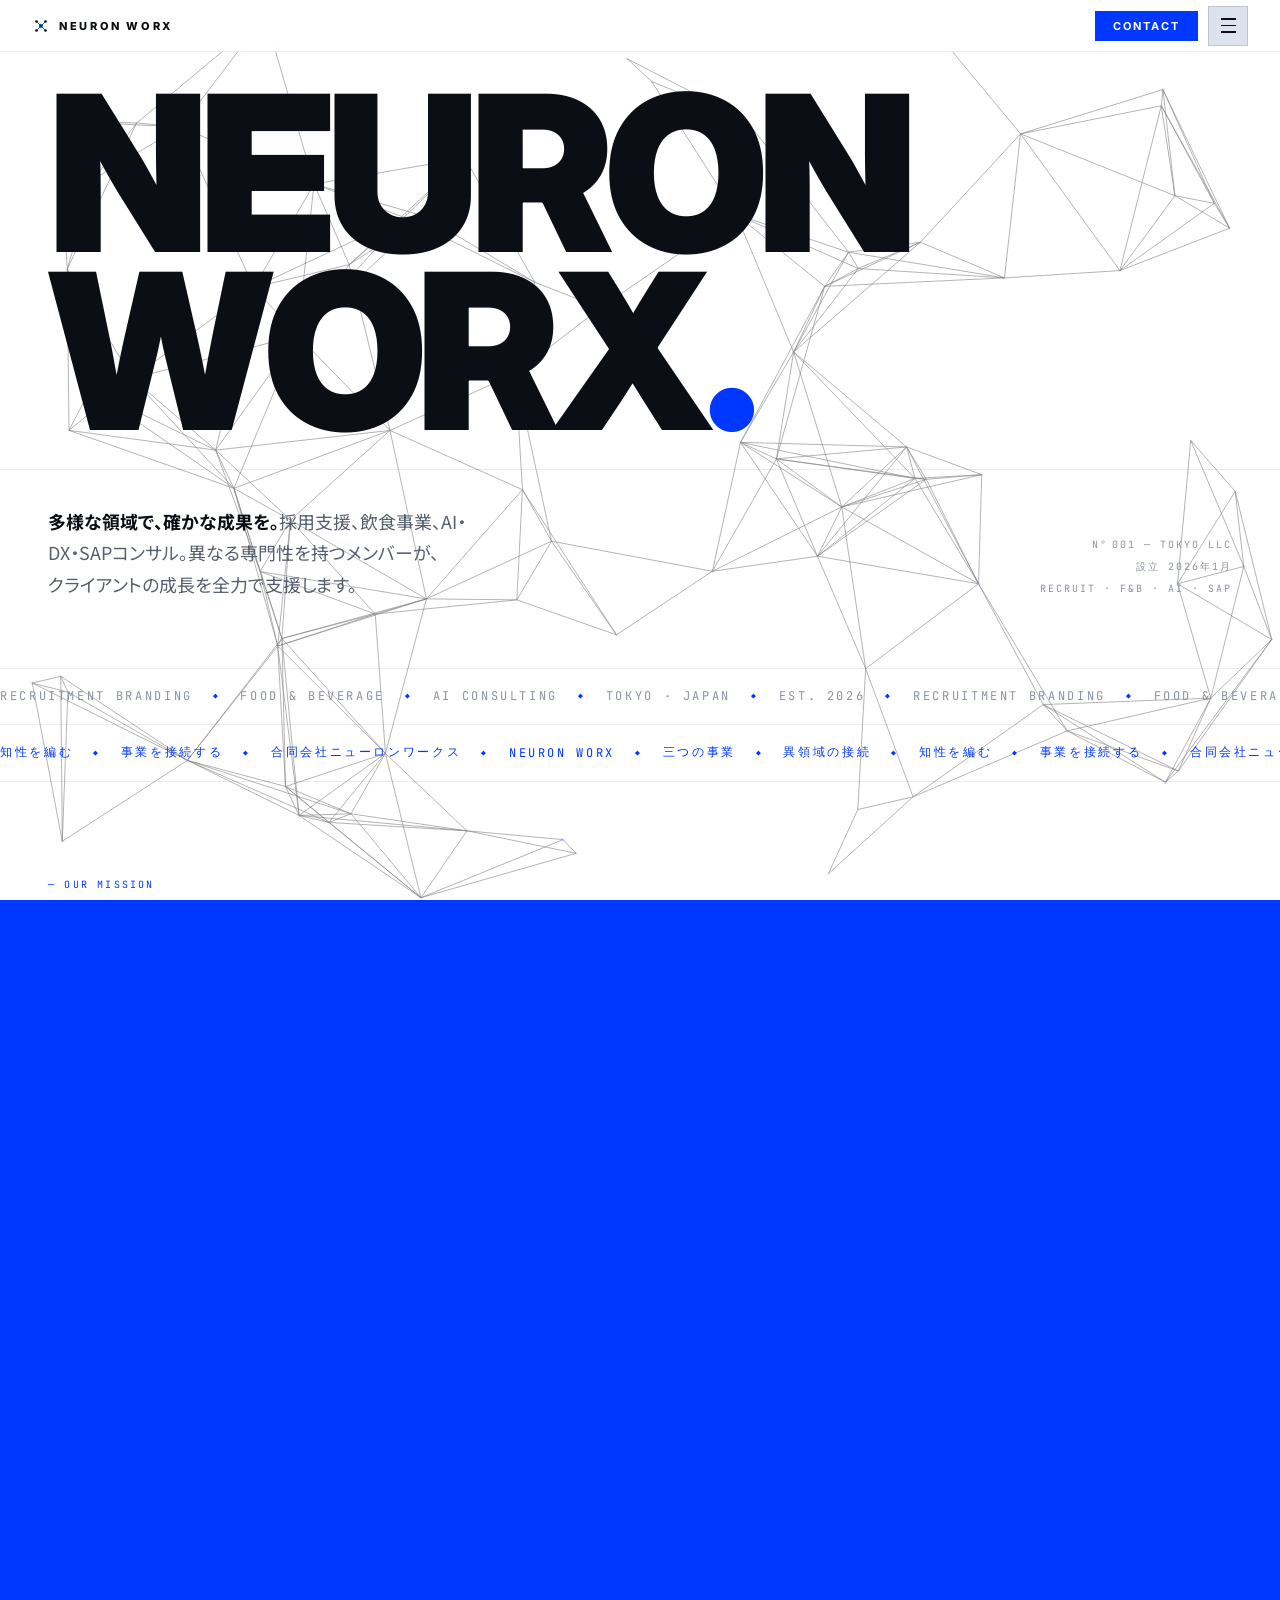
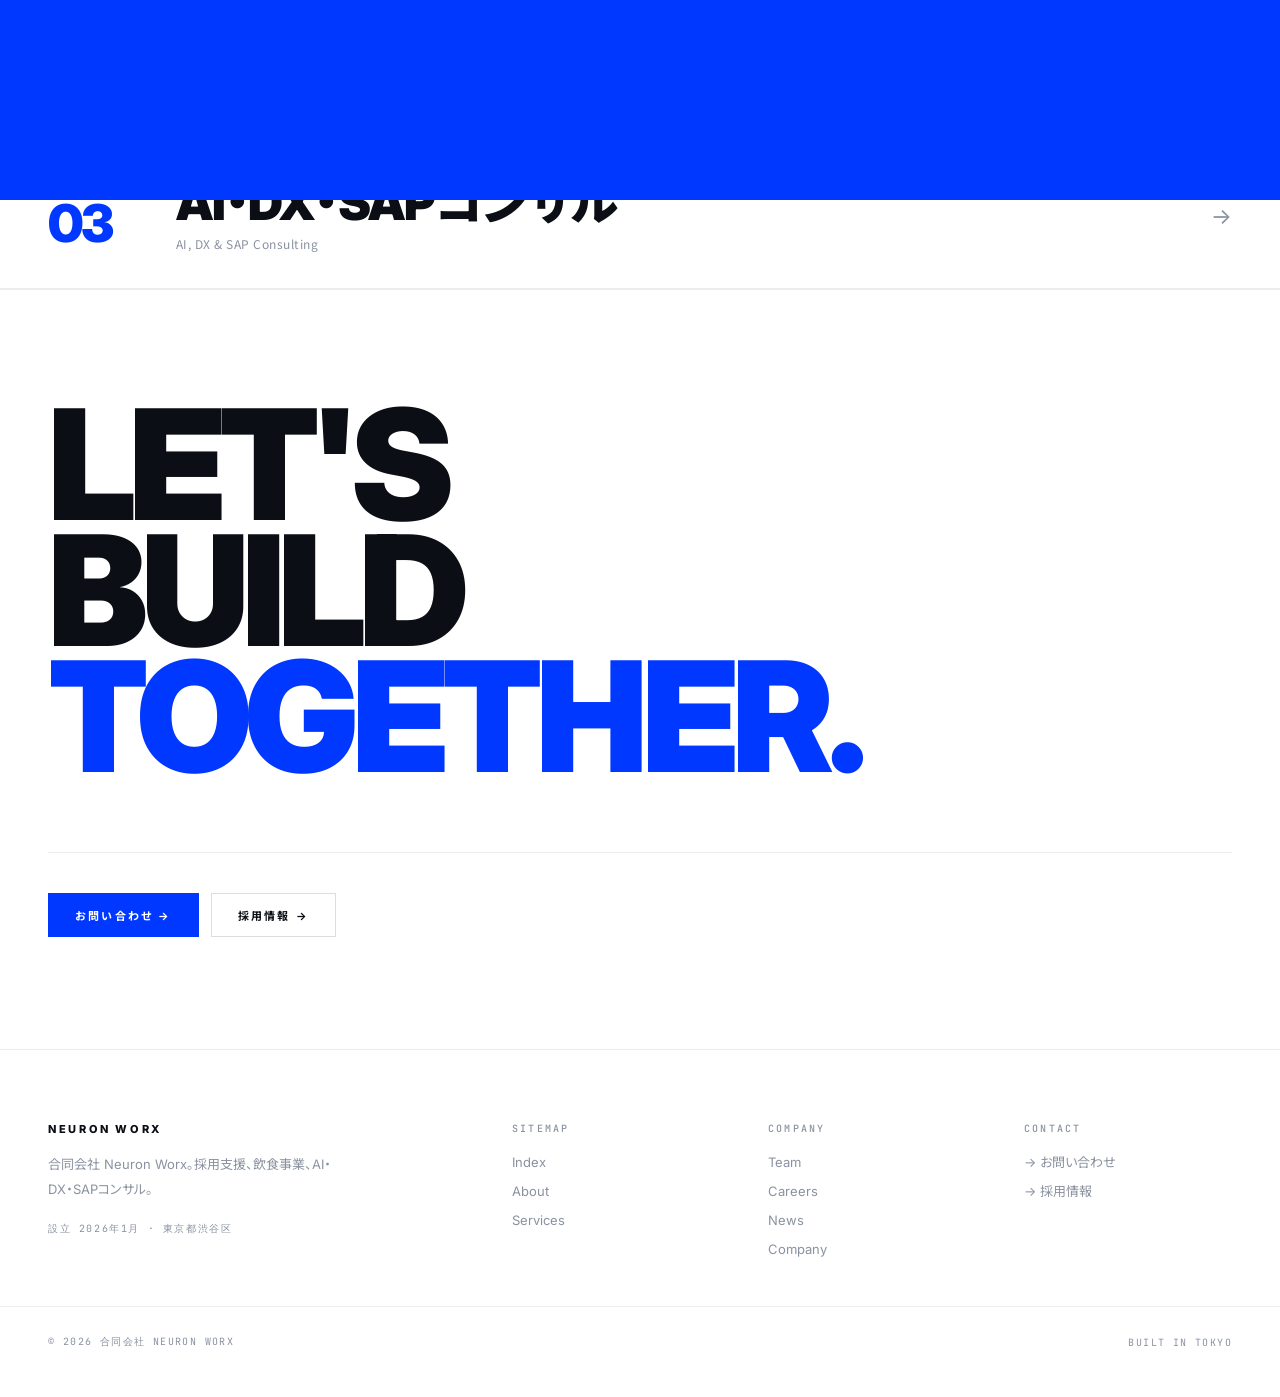
<file: index.html>
<!doctype html>
<html lang="ja">
<head>
<meta charset="utf-8"/>
<meta name="viewport" content="width=device-width,initial-scale=1"/>
<title>Neuron Worx — 合同会社ニューロンワークス</title>
  <meta name="description" content="合同会社Neuron Worx。採用支援、飲食事業、AI・DX・SAPコンサル。東京・渋谷発のコンサルティング会社。"/>
  <meta property="og:title" content="Neuron Worx — 合同会社ニューロンワークス"/>
  <meta property="og:description" content="合同会社Neuron Worx。採用支援、飲食事業、AI・DX・SAPコンサル。東京・渋谷発のコンサルティング会社。"/>
  <meta property="og:type" content="website"/>
  <meta property="og:url" content="https://neuronworx.com"/>
  <meta property="og:site_name" content="Neuron Worx"/>
  <meta property="og:locale" content="ja_JP"/>
  <link rel="canonical" href="https://neuronworx.com"/>
<link rel="preconnect" href="https://fonts.googleapis.com"/>
<link rel="preconnect" href="https://fonts.gstatic.com" crossorigin/>
<link rel="stylesheet" href="https://fonts.googleapis.com/css2?family=Inter:wght@400;500;700;800;900&family=JetBrains+Mono:wght@400;500&family=Noto+Sans+JP:wght@400;500;700;900&family=Noto+Serif+JP:wght@400;700&display=swap"/>
<link rel="stylesheet" href="assets/theme.css"/>

<!--
  INTRO SEQUENCE — replicates ryden.co.jp's post-load reveal:
  1) scattered squares pop in over the hero
  2) a black band sweeps across with a fast looping wordmark ticker
  3) the band collapses as the hero wordmark drops in letter by letter
-->
<script>
const TWEAK_DEFAULTS = /*EDITMODE-BEGIN*/{
  "theme":  "light",
  "accent": "orange",
  "font":   "sans"
}/*EDITMODE-END*/;
</script>

<style>
/* ════════════════════════════
   index.html — page styles
════════════════════════════ */

/* ── CANVAS bg ── */
#bg-canvas{
  position:fixed;inset:0;width:100%;height:100%;
  z-index:0;pointer-events:none;opacity:.5;
}

/* ── HERO ── */
.s-hero{
  display:flex;flex-direction:column;justify-content:flex-end;
  position:relative;z-index:1;
  padding-top:84px;
}
.hero-title{
  font-family:var(--display);font-style:var(--display-style);
  font-weight:var(--display-weight);
  font-size:clamp(72px,17vw,248px);
  line-height:.82;letter-spacing:-.045em;
  text-transform:uppercase;color:var(--ink);
  padding:0 48px;
}
.hero-title .accent{color:var(--accent);}
.hero-title .hl{
  display:inline-block;
  opacity:0;
  transform:translateY(-.3em);
  transition:opacity .5s cubic-bezier(.2,.8,.2,1),transform .5s cubic-bezier(.2,.8,.2,1);
}
.hero-title.in .hl{opacity:1;transform:translateY(0);}

/* ── INTRO SEQUENCE ── */
#intro-stage{position:absolute;inset:0;z-index:4;pointer-events:none;overflow:hidden;}
.intro-sq{
  position:absolute;width:20px;height:20px;background:var(--ink);
  opacity:0;transform:scale(.4);
  animation:sqPop 1.6s cubic-bezier(.2,.8,.2,1) forwards;
}
@keyframes sqPop{
  0%{opacity:0;transform:scale(.4);}
  14%{opacity:1;transform:scale(1);}
  74%{opacity:1;transform:scale(1);}
  100%{opacity:0;transform:scale(.6);}
}
.intro-band{
  position:absolute;left:0;right:0;top:50%;height:0;
  background:#000;overflow:hidden;
  transform:translateY(-50%) scale(1);
  transition:height .5s cubic-bezier(.2,.8,.2,1),background-color .2s linear,
    transform .5s cubic-bezier(.3,1,.4,1),opacity .45s ease-in;
}
#intro-stage.band-in .intro-band{height:200px;}
#intro-stage.band-invert .intro-band{background:var(--accent);height:250px;}
#intro-stage.band-burst .intro-band{transform:translateY(-50%) scale(2.5);opacity:0;}
.intro-band-track{
  position:absolute;top:0;left:0;height:100%;display:flex;align-items:center;
  white-space:nowrap;
  font-family:var(--sans);font-weight:900;font-size:88px;letter-spacing:-.02em;
  text-transform:uppercase;color:var(--accent-2);
  animation:introMarquee 1s linear infinite;
  transition:opacity .2s linear;
}
#intro-stage.band-invert .intro-band-track{opacity:0;}
.intro-band-sep{opacity:.4;margin:0 28px;font-size:28px;}
@keyframes introMarquee{from{transform:translateX(0);}to{transform:translateX(-50%);}}
.intro-band-settle{
  position:absolute;inset:0;display:flex;align-items:center;justify-content:center;
  font-family:var(--sans);font-weight:900;font-size:88px;letter-spacing:-.02em;
  text-transform:uppercase;color:#000;
  opacity:0;
  transition:opacity .2s linear;
}
#intro-stage.band-invert .intro-band-settle{opacity:1;}
@media(max-width:600px){
  #intro-stage.band-in .intro-band{height:110px;}
  .intro-band-track,.intro-band-settle{font-size:44px;}
}
.hero-bottom{
  display:grid;grid-template-columns:1fr auto;gap:48px;align-items:end;
  padding:36px 48px 68px;
  border-top:1px solid var(--line);margin-top:28px;
}
.hero-copy{
  font-family:"Noto Sans JP","Inter",sans-serif;
  font-size:clamp(14px,1.4vw,18px);
  line-height:1.75;color:var(--ink-2);max-width:42ch;
}
.hero-copy b{color:var(--ink);font-weight:700;}
.hero-meta{
  flex-shrink:0;text-align:right;
  font-family:var(--mono);font-size:10px;letter-spacing:.2em;
  text-transform:uppercase;color:var(--ink-3);line-height:2.2;
}

/* ── SCROLLING TICKER (between hero and statement) ── */
.s-ticker{
  overflow:hidden;
  border-top:1px solid var(--line);
  border-bottom:1px solid var(--line);
  position:relative;z-index:1;
}
.ticker-row{
  display:flex;align-items:center;
  height:56px;overflow:hidden;
  border-bottom:1px solid var(--line);
}
.ticker-row:last-child{border-bottom:0;}
.ticker-track{
  display:inline-flex;align-items:center;
  white-space:nowrap;gap:0;
  font-family:var(--mono);font-size:12px;letter-spacing:.22em;
  text-transform:uppercase;color:var(--ink-3);
  animation:ticker-l 30s linear infinite;
}
.ticker-row:nth-child(2) .ticker-track{
  color:var(--accent);
  animation:ticker-r 22s linear infinite;
}
@keyframes ticker-l{from{transform:translateX(0);}to{transform:translateX(-50%);}}
@keyframes ticker-r{from{transform:translateX(-50%);}to{transform:translateX(0);}}
.ticker-sep{color:var(--accent);margin:0 20px;font-size:8px;}

/* ── STATEMENT ── */
.s-statement{
  padding:96px 48px;
  border-bottom:1px solid var(--line);
  position:relative;z-index:1;
}
.stmt-label{
  font-family:var(--mono);font-size:10px;letter-spacing:.22em;
  text-transform:uppercase;color:var(--accent);
  margin-bottom:40px;
}
.stmt-text{
  font-family:"Noto Sans JP","Inter",sans-serif;
  font-weight:700;font-size:clamp(28px,4vw,62px);
  line-height:1.45;color:var(--ink);
  max-width:1000px;
}
.stmt-text em{font-style:normal;color:var(--accent);}
.stmt-sub{
  font-family:var(--sans);font-size:14px;line-height:1.9;
  color:var(--ink-2);margin-top:40px;max-width:56ch;
}

/* ── DIVISIONS ── */
.s-divisions{position:relative;z-index:1;}
.div-header{
  display:flex;align-items:center;justify-content:space-between;
  padding:32px 48px;border-bottom:1px solid var(--line);
}
.div-label{font-family:var(--mono);font-size:10px;letter-spacing:.22em;text-transform:uppercase;color:var(--ink-3);}
.div-all{font-family:var(--mono);font-size:10px;letter-spacing:.18em;text-transform:uppercase;color:var(--ink-3);transition:color .2s;}
.div-all:hover{color:var(--ink);}
.div-row{
  display:grid;grid-template-columns:96px 1fr auto;
  align-items:center;gap:32px;
  padding:36px 48px;border-bottom:1px solid var(--line);
  cursor:pointer;transition:background .2s;
  text-decoration:none;color:inherit;position:relative;
}
.div-row::after{
  content:"";position:absolute;
  left:0;top:0;bottom:0;width:3px;
  background:var(--accent);
  transform:scaleY(0);transform-origin:bottom;
  transition:transform .3s cubic-bezier(.2,.8,.2,1);
}
.div-row:hover::after{transform:scaleY(1);}
.div-row:hover{background:rgba(0,56,255,.05);}
.div-num{
  display:flex;flex-direction:column;gap:4px;
}
.div-num .idx{font-family:var(--mono);font-size:10px;letter-spacing:.14em;color:var(--ink-3);}
.div-num .big{
  font-family:var(--display);font-style:var(--display-style);
  font-weight:var(--display-weight);
  font-size:52px;line-height:1;color:var(--accent);letter-spacing:-.04em;
}
.div-info{}
.div-name{
  font-family:var(--display);font-style:var(--display-style);
  font-weight:var(--display-weight);
  font-size:clamp(28px,3.8vw,60px);line-height:1;
  letter-spacing:-.025em;color:var(--ink);
}
.div-jp{
  font-family:"Noto Sans JP",sans-serif;font-size:12px;
  color:var(--ink-3);margin-top:8px;letter-spacing:.04em;
}
.div-arrow{font-size:22px;color:var(--ink-3);flex-shrink:0;transition:transform .25s,color .2s;}
.div-row:hover .div-arrow{transform:translateX(8px);color:var(--accent);}

/* ── WORKS LIST ── */
.s-works{padding:80px 0;position:relative;z-index:1;}
.works-hdr{
  display:flex;align-items:center;justify-content:space-between;
  padding:0 48px;margin-bottom:0;
}
.works-hdr-label{font-family:var(--mono);font-size:10px;letter-spacing:.22em;text-transform:uppercase;color:var(--ink-3);}
.works-hdr-link{font-family:var(--mono);font-size:10px;letter-spacing:.18em;text-transform:uppercase;color:var(--ink-3);transition:color .2s;}
.works-hdr-link:hover{color:var(--ink);}
.works-list{border-top:1px solid var(--line);margin-top:32px;}
.work-row{
  display:grid;grid-template-columns:64px 1fr 160px 72px 28px;
  align-items:baseline;gap:24px;
  padding:26px 48px;border-bottom:1px solid var(--line);
  cursor:pointer;position:relative;transition:background .2s;
}
.work-row::before{
  content:"";position:absolute;left:0;top:0;bottom:0;
  width:0;background:var(--accent);
  transition:width .28s cubic-bezier(.2,.8,.2,1);
}
.work-row:hover::before{width:3px;}
.work-row:hover{background:rgba(0,56,255,.05);}
.wn{font-family:var(--mono);font-size:10px;letter-spacing:.1em;color:var(--ink-3);}
.wt{
  font-family:var(--display);font-style:var(--display-style);
  font-weight:var(--display-weight);
  font-size:clamp(18px,2vw,32px);letter-spacing:-.015em;line-height:1.05;color:var(--ink);
}
.wt small{display:block;font-family:var(--sans);font-style:normal;font-size:11px;color:var(--ink-3);margin-top:4px;font-weight:400;}
.wcat{font-family:var(--mono);font-size:10px;letter-spacing:.14em;text-transform:uppercase;color:var(--accent);}
.wyr{font-family:var(--mono);font-size:10px;color:var(--ink-3);text-align:right;}
.warr{color:var(--ink-3);font-family:var(--mono);transition:color .2s,transform .2s;}
.work-row:hover .warr{color:var(--accent);transform:translateX(4px);}
.works-foot{padding:36px 48px 0;}

/* ── FIGURES ── */
.s-figures{
  display:grid;grid-template-columns:repeat(4,1fr);
  border-top:1px solid var(--line);border-bottom:1px solid var(--line);
  position:relative;z-index:1;
}
.fig-cell{
  padding:44px 36px;border-left:1px solid var(--line);
  display:flex;flex-direction:column;gap:8px;
}
.fig-cell:first-child{border-left:0;}
.fig-label{font-family:var(--mono);font-size:10px;letter-spacing:.2em;text-transform:uppercase;color:var(--ink-3);}
.fig-val{
  font-family:var(--display);font-style:var(--display-style);
  font-weight:var(--display-weight);
  font-size:clamp(44px,5vw,80px);line-height:1;color:var(--ink);letter-spacing:-.03em;
}
.fig-val sup{font-size:.28em;color:var(--accent);font-family:var(--mono);font-style:normal;margin-left:2px;vertical-align:top;margin-top:.2em;}
.fig-note{font-family:var(--mono);font-size:10px;letter-spacing:.12em;text-transform:uppercase;color:var(--ink-3);margin-top:auto;}

/* ── CTA section ── */
.s-cta{
  padding:112px 48px;
  border-top:1px solid var(--line);
  position:relative;z-index:1;
}
.cta-heading{
  font-family:var(--display);font-style:var(--display-style);
  font-weight:var(--display-weight);
  font-size:clamp(56px,12vw,180px);line-height:.82;
  letter-spacing:-.045em;text-transform:uppercase;color:var(--ink);
  margin-bottom:72px;
}
.cta-heading .accent{color:var(--accent);}
.cta-row{
  display:flex;align-items:center;justify-content:space-between;gap:40px;
  border-top:1px solid var(--line);padding-top:40px;flex-wrap:wrap;
}
.cta-email{font-family:var(--mono);font-size:13px;letter-spacing:.1em;color:var(--ink-3);}
.cta-btns{display:flex;gap:12px;flex-wrap:wrap;}

/* Responsive */
@media(max-width:1100px){
  .s-figures{grid-template-columns:1fr 1fr;}
  .fig-cell{border-left:0;border-top:1px solid var(--line);}
  .fig-cell:first-child,.fig-cell:nth-child(2){border-top:0;}
}
@media(max-width:900px){
  .hero-title{font-size:min(15vw,88px);padding:0 20px;}
  .hero-bottom{grid-template-columns:1fr;gap:20px;padding:20px 20px 36px;}
  .hero-copy{font-size:14px;}
  .s-ticker{display:none;}
  .s-statement{padding:56px 20px;}
  .stmt-text{font-size:clamp(24px,5vw,42px);}
  .div-header,.works-hdr,.works-foot{padding-left:20px;padding-right:20px;}
  .div-row{padding:24px 20px;grid-template-columns:56px 1fr auto;gap:12px;}
  .div-num .big{font-size:32px;}
  .work-row{padding:18px 20px;grid-template-columns:36px 1fr;}
  .wcat,.wyr,.warr{display:none;}
  .s-cta{padding:72px 20px;}
  .cta-heading{font-size:clamp(48px,13vw,160px);}
  .s-figures{grid-template-columns:1fr 1fr;}
}
@media(max-width:600px){
  .hero-title{font-size:min(14vw,72px);}
  .s-figures{grid-template-columns:1fr;}
  .fig-cell{border-top:1px solid var(--line);}
  .fig-cell:first-child{border-top:0;}
  .div-row{grid-template-columns:1fr auto;gap:12px;}
  .div-num{display:none;}
  .s-cta{padding:56px 20px;}
  .cta-row{flex-direction:column;align-items:flex-start;gap:20px;}
}
@media(max-width:480px){
  .hero-title{font-size:min(13vw,64px);}
  .s-statement{padding:44px 16px;}
  .stmt-text{font-size:clamp(22px,5.5vw,36px);}
}
</style>
<script type="application/ld+json">
{
  "@context": "https://schema.org",
  "@graph": [
    {
      "@type": "WebSite",
      "@id": "https://neuronworx.com/#website",
      "url": "https://neuronworx.com",
      "name": "Neuron Worx",
      "description": "合同会社Neuron Worx。採用支援、飲食事業、AI・DX・SAPコンサル。東京・渋谷発のコンサルティング会社。",
      "inLanguage": "ja"
    },
    {
      "@type": "Organization",
      "@id": "https://neuronworx.com/#organization",
      "name": "合同会社Neuron Worx",
      "alternateName": "Neuron Worx",
      "url": "https://neuronworx.com",
      "legalName": "合同会社Neuron Worx",
      "foundingDate": "2026-01",
      "address": {
        "@type": "PostalAddress",
        "streetAddress": "西原3丁目36-3-201",
        "addressLocality": "渋谷区",
        "addressRegion": "東京都",
        "addressCountry": "JP"
      },
      "description": "採用支援、飲食事業、AI・DX・SAPコンサル",
      "areaServed": "JP"
    }
  ]
}
</script>
</head>
<body data-theme="light" data-accent="orange" data-font="sans">

<canvas id="bg-canvas"></canvas>

<!-- Menu -->
<div class="menu-overlay" id="menu">
  <button class="menu-close" id="menu-close">×</button>
  <nav>
    <ul class="menu-links">
      <li><a href="/">Index <span class="arr">↗</span></a></li>
      <li><a href="/about">About <span class="arr">↗</span></a></li>
      <li><a href="/services">Services <span class="arr">↗</span></a></li>
      <li><a href="/team">Team <span class="arr">↗</span></a></li>
      <li><a href="/careers">Careers <span class="arr">↗</span></a></li>
      <li><a href="/news">News <span class="arr">↗</span></a></li>
      <li><a href="/company">Company <span class="arr">↗</span></a></li>
      <li><a href="/contact">Contact <span class="arr">↗</span></a></li>
    </ul>
  </nav>
  <div class="menu-foot">
    <span>© 2026 合同会社 Neuron Worx</span>
    <span>Tokyo, Japan · Est. 2021</span>
  </div>
</div>

<!-- Nav -->
<nav class="site-nav">
  <a class="logo" href="/">
    <span class="logo-mark">
      <svg viewBox="0 0 24 24" fill="none">
        <defs><linearGradient id="nwlg" x1="0" y1="0" x2="1" y2="1">
          <stop offset="0" stop-color="#0038ff"/><stop offset="1" stop-color="#00c2ff"/>
        </linearGradient></defs>
        <circle cx="6"  cy="6"  r="1.8" fill="currentColor"/>
        <circle cx="18" cy="6"  r="1.8" fill="currentColor"/>
        <circle cx="6"  cy="18" r="1.8" fill="currentColor"/>
        <circle cx="18" cy="18" r="1.8" fill="currentColor"/>
        <circle cx="12" cy="12" r="3"   fill="url(#nwlg)"/>
        <path d="M6 6 L12 12 L18 6 M6 18 L12 12 L18 18" stroke="currentColor" stroke-width="0.85"/>
      </svg>
    </span>
    NEURON WORX
  </a>
  <div class="nav-right">
    <a class="nav-contact" href="/contact">CONTACT</a>
    <button class="nav-hamburger" id="menu-open">
      <span></span><span></span><span></span>
    </button>
  </div>
</nav>

<!-- Tweaks -->
<div class="tweaks" id="tweaks">
  <h4>TWEAKS <span class="close" id="tweaks-close">×</span></h4>
  <div class="tw-row"><span class="label">Accent</span><div class="tw-opts" data-key="accent">
    <button class="tw-opt" data-val="orange">Blue</button>
    <button class="tw-opt" data-val="white">White</button>
    <button class="tw-opt" data-val="lime">Lime</button>
    <button class="tw-opt" data-val="cyan">Cyan</button>
  </div></div>
  <div class="tw-row"><span class="label">Font</span><div class="tw-opts" data-key="font">
    <button class="tw-opt" data-val="sans">Sans</button>
    <button class="tw-opt" data-val="serif-italic">Bodoni</button>
    <button class="tw-opt" data-val="mono">Mono</button>
  </div></div>
</div>

<main>

  <!-- HERO -->
  <section class="s-hero">
    <div id="intro-stage" aria-hidden="true">
      <div class="intro-sq" style="top:16%;left:2%;animation-delay:20ms"></div>
      <div class="intro-sq" style="top:70%;left:8%;animation-delay:260ms;width:14px;height:14px;"></div>
      <div class="intro-sq" style="top:28%;left:15%;animation-delay:90ms;width:26px;height:26px;"></div>
      <div class="intro-sq" style="top:82%;left:22%;animation-delay:180ms"></div>
      <div class="intro-sq" style="top:20%;left:30%;animation-delay:230ms;width:14px;height:14px;"></div>
      <div class="intro-sq" style="top:75%;left:38%;animation-delay:60ms"></div>
      <div class="intro-sq" style="top:14%;left:46%;animation-delay:310ms;width:26px;height:26px;"></div>
      <div class="intro-sq" style="top:85%;left:53%;animation-delay:140ms;width:14px;height:14px;"></div>
      <div class="intro-sq" style="top:24%;left:61%;animation-delay:200ms"></div>
      <div class="intro-sq" style="top:72%;left:68%;animation-delay:40ms;width:26px;height:26px;"></div>
      <div class="intro-sq" style="top:18%;left:76%;animation-delay:270ms;width:14px;height:14px;"></div>
      <div class="intro-sq" style="top:80%;left:83%;animation-delay:110ms"></div>
      <div class="intro-sq" style="top:30%;left:90%;animation-delay:340ms;width:26px;height:26px;"></div>
      <div class="intro-sq" style="top:60%;left:95%;animation-delay:160ms;width:14px;height:14px;"></div>
      <div class="intro-band">
        <div class="intro-band-track">NEURON WORX <span class="intro-band-sep">■</span> NEURON WORX <span class="intro-band-sep">■</span> NEURON WORX <span class="intro-band-sep">■</span> NEURON WORX <span class="intro-band-sep">■</span> NEURON WORX <span class="intro-band-sep">■</span> NEURON WORX <span class="intro-band-sep">■</span> NEURON WORX <span class="intro-band-sep">■</span> NEURON WORX <span class="intro-band-sep">■</span> NEURON WORX <span class="intro-band-sep">■</span> NEURON WORX <span class="intro-band-sep">■</span> NEURON WORX <span class="intro-band-sep">■</span> NEURON WORX <span class="intro-band-sep">■</span> NEURON WORX <span class="intro-band-sep">■</span> NEURON WORX <span class="intro-band-sep">■</span> NEURON WORX <span class="intro-band-sep">■</span> NEURON WORX <span class="intro-band-sep">■</span></div>
        <div class="intro-band-settle" id="intro-band-settle">NEURON WORX</div>
      </div>
    </div>
    <h1 class="hero-title" id="hero-title">
      <span class="hl-line"><span class="hl">N</span><span class="hl">E</span><span class="hl">U</span><span class="hl">R</span><span class="hl">O</span><span class="hl">N</span></span><br/>
      <span class="hl-line"><span class="hl">W</span><span class="hl">O</span><span class="hl">R</span><span class="hl">X</span><span class="hl accent">.</span></span>
    </h1>
    <div class="hero-bottom">
      <p class="hero-copy">
        <b>多様な領域で、確かな成果を。</b>採用支援、飲食事業、AI・DX・SAPコンサル。異なる専門性を持つメンバーが、クライアントの成長を全力で支援します。
      </p>
      <div class="hero-meta">
        N°&thinsp;001 — Tokyo LLC
        <br/>設立 2026年1月
        <br/>Recruit · F&amp;B · AI · SAP
      </div>
    </div>
  </section>

  <!-- SCROLLING TICKER -->
  <div class="s-ticker">
    <div class="ticker-row">
      <div class="ticker-track">
        RECRUITMENT BRANDING <span class="ticker-sep">◆</span> FOOD &amp; BEVERAGE <span class="ticker-sep">◆</span> AI CONSULTING <span class="ticker-sep">◆</span> TOKYO · JAPAN <span class="ticker-sep">◆</span> EST. 2026 <span class="ticker-sep">◆</span> RECRUITMENT BRANDING <span class="ticker-sep">◆</span> FOOD &amp; BEVERAGE <span class="ticker-sep">◆</span> AI CONSULTING <span class="ticker-sep">◆</span> TOKYO · JAPAN <span class="ticker-sep">◆</span> EST. 2026 <span class="ticker-sep">◆</span>
      </div>
    </div>
    <div class="ticker-row">
      <div class="ticker-track">
        知性を編む <span class="ticker-sep">◆</span> 事業を接続する <span class="ticker-sep">◆</span> 合同会社ニューロンワークス <span class="ticker-sep">◆</span> NEURON WORX <span class="ticker-sep">◆</span> 三つの事業 <span class="ticker-sep">◆</span> 異領域の接続 <span class="ticker-sep">◆</span> 知性を編む <span class="ticker-sep">◆</span> 事業を接続する <span class="ticker-sep">◆</span> 合同会社ニューロンワークス <span class="ticker-sep">◆</span> NEURON WORX <span class="ticker-sep">◆</span> 三つの事業 <span class="ticker-sep">◆</span> 異領域の接続 <span class="ticker-sep">◆</span>
      </div>
    </div>
  </div>

  <!-- STATEMENT -->
  <section class="s-statement">
    <p class="stmt-label">— Our Mission</p>
    <h2 class="stmt-text reveal">
      多様な領域で挑戦し、<em>確かな成果</em>をお届けすること。それが Neuron Worx の約束です。
    </h2>
    <p class="stmt-sub reveal">
      コンサルファーム出身者、スタートアップの元CEO、トップクリエイターなど、異なるバックグラウンドを持つプロフェッショナルが集結。採用支援、飲食事業、AI・DXからSAPまで、多彩な領域でクライアントの成長を支えています。
    </p>
  </section>

  <!-- DIVISIONS -->
  <section class="s-divisions">
    <div class="div-header">
      <span class="div-label">Divisions — 三つの事業</span>
      <a class="div-all" href="/services">すべて見る →</a>
    </div>
    <a class="div-row reveal" href="/services/branding">
      <div class="div-num"><span class="idx">DIV</span><span class="big">01</span></div>
      <div class="div-info">
        <div class="div-name">採用支援</div>
        <div class="div-jp">Recruitment Support</div>
      </div>
      <span class="div-arrow">→</span>
    </a>
    <a class="div-row reveal" href="/services/fnb">
      <div class="div-num"><span class="idx">DIV</span><span class="big">02</span></div>
      <div class="div-info">
        <div class="div-name">飲食事業</div>
        <div class="div-jp">Food &amp; Beverage</div>
      </div>
      <span class="div-arrow">→</span>
    </a>
    <a class="div-row reveal" href="/services/ai">
      <div class="div-num"><span class="idx">DIV</span><span class="big">03</span></div>
      <div class="div-info">
        <div class="div-name">AI・DX・SAPコンサル</div>
        <div class="div-jp">AI, DX &amp; SAP Consulting</div>
      </div>
      <span class="div-arrow">→</span>
    </a>
  </section>

  <!-- CTA -->
  <section class="s-cta">
    <h2 class="cta-heading reveal">
      LET'S<br/>BUILD<br/><span class="accent">TOGETHER.</span>
    </h2>
    <div class="cta-row">
      <div class="cta-btns">
        <a class="btn primary" href="/contact">お問い合わせ →</a>
        <a class="btn" href="/careers">採用情報 →</a>
      </div>
    </div>
  </section>

</main>

<footer class="site-footer">
  <div class="footer-grid">
    <div>
      <div style="font-family:var(--sans);font-size:11px;font-weight:800;letter-spacing:.24em;color:var(--ink);margin-bottom:16px;text-transform:uppercase;">Neuron Worx</div>
      <p style="font-family:var(--sans);font-size:13px;color:var(--ink-3);line-height:1.9;max-width:36ch;">合同会社 Neuron Worx。採用支援、飲食事業、AI・DX・SAPコンサル。</p>
      <p style="font-family:var(--mono);font-size:10px;letter-spacing:.16em;color:var(--ink-3);margin-top:20px;">設立 2026年1月 · 東京都渋谷区</p>
    </div>
    <div>
      <h5>Sitemap</h5>
      <ul>
        <li><a href="/">Index</a></li>
        <li><a href="/about">About</a></li>
        <li><a href="/services">Services</a></li>
        
      </ul>
    </div>
    <div>
      <h5>Company</h5>
      <ul>
        <li><a href="/team">Team</a></li>
        <li><a href="/careers">Careers</a></li>
        <li><a href="/news">News</a></li>
        <li><a href="/company">Company</a></li>
      </ul>
    </div>
    <div>
      <h5>Contact</h5>
      <ul>
        <li><a href="/contact">→ お問い合わせ</a></li>
        <li><a href="/careers">→ 採用情報</a></li>
      </ul>
    </div>
  </div>
  <div class="footer-copy">
    <span>© 2026 合同会社 Neuron Worx</span>
    <span>Built in Tokyo</span>
  </div>
</footer>

<div class="page-trans" id="page-trans"></div>

<script>
/* ─── Intro sequence ─── */
(function(){
  const stage = document.getElementById('intro-stage');
  const title = document.getElementById('hero-title');
  if(!stage || !title) return;
  title.querySelectorAll('.hl').forEach((el,i)=>{ el.style.transitionDelay = (i*32)+'ms'; });
  const settle = document.getElementById('intro-band-settle');
  function run(){
    setTimeout(()=>{ stage.classList.add('band-in'); }, 480);
    setTimeout(()=>{
      stage.classList.add('band-invert');
      if(settle){
        ['XONWEUR ORN','ONRU WXOER','NEURON WORX'].forEach((txt,i)=>{
          setTimeout(()=>{ settle.textContent = txt; }, i*110);
        });
      }
    }, 950);
    setTimeout(()=>{
      stage.classList.add('band-burst');
      title.classList.add('in');
    }, 1300);
    setTimeout(()=>{ stage.remove(); }, 1850);
  }
  if(document.readyState==='complete') run();
  else window.addEventListener('load', run);
})();

/* ─── Tweaks ─── */
const state = Object.assign({}, TWEAK_DEFAULTS);
const ACCENT_VARS = {
  orange: {a:'#0038ff', a2:'#00c2ff'},
  white:  {a:'#f0ede5', a2:'#cccccc'},
  lime:   {a:'#aaff00', a2:'#ccff44'},
  cyan:   {a:'#00ccff', a2:'#44ddff'},
};
function applyState(){
  document.body.dataset.accent = state.accent;
  document.body.dataset.font   = state.font;
  const av = ACCENT_VARS[state.accent] || ACCENT_VARS.orange;
  document.documentElement.style.setProperty('--accent',  av.a);
  document.documentElement.style.setProperty('--accent-2',av.a2);
  document.documentElement.style.setProperty('--orange',  av.a);
  document.documentElement.style.setProperty('--orange-2',av.a2);
  document.querySelectorAll('.tw-opts').forEach(w=>{
    w.querySelectorAll('.tw-opt').forEach(b=> b.classList.toggle('on', b.dataset.val===state[w.dataset.key]));
  });
}
function setKey(k,v){ state[k]=v; applyState(); try{ window.parent.postMessage({type:'__edit_mode_set_keys',edits:{[k]:v}},'*'); }catch(e){} }
document.addEventListener('click', e=>{
  const b=e.target.closest('.tw-opt'); if(!b) return;
  const w=b.closest('.tw-opts'); if(!w) return;
  setKey(w.dataset.key, b.dataset.val);
});
const tc=document.getElementById('tweaks-close');
if(tc) tc.onclick=()=>{ document.getElementById('tweaks').classList.remove('active'); try{ window.parent.postMessage({type:'__deactivate_edit_mode'},'*'); }catch(e){} };
window.addEventListener('message', e=>{
  const d=e.data||{}, p=document.getElementById('tweaks');
  if(!p) return;
  if(d.type==='__activate_edit_mode') p.classList.add('active');
  if(d.type==='__deactivate_edit_mode') p.classList.remove('active');
});
try{ window.parent.postMessage({type:'__edit_mode_available'},'*'); }catch(e){}
applyState();

/* ─── Menu ─── */
const menu=document.getElementById('menu');
document.getElementById('menu-open').addEventListener('click',()=>{ menu.classList.add('open'); document.body.style.overflow='hidden'; });
document.getElementById('menu-close').addEventListener('click',()=>{ menu.classList.remove('open'); document.body.style.overflow=''; });
document.addEventListener('keydown',e=>{ if(e.key==='Escape'){ menu.classList.remove('open'); document.body.style.overflow=''; }});

/* ─── Reveal ─── */
const io=new IntersectionObserver(ents=>{
  ents.forEach(en=>{ if(en.isIntersecting){ en.target.classList.add('in'); io.unobserve(en.target); }});
},{threshold:0.05, rootMargin:'0px 0px -40px 0px'});
document.querySelectorAll('.reveal').forEach(el=> io.observe(el));
setTimeout(()=>{ document.querySelectorAll('.reveal:not(.in)').forEach(el=>{ if(el.getBoundingClientRect().top<window.innerHeight) el.classList.add('in'); }); }, 2000);

/* ─── Page transitions ─── */
const trans=document.getElementById('page-trans');
window.addEventListener('pageshow',()=> trans.classList.remove('enter'));
document.addEventListener('click', e=>{
  const a=e.target.closest('a[href]'); if(!a) return;
  const href=a.getAttribute('href');
  if(!href||href.startsWith('#')||href.startsWith('http')||href.startsWith('mailto:')||a.target==='_blank') return;
  e.preventDefault();
  trans.classList.add('enter');
  setTimeout(()=> location.href=href, 500);
});

/* ─── Canvas: neural network ─── */
(function(){
  const canvas=document.getElementById('bg-canvas');
  if(!canvas) return;
  const ctx=canvas.getContext('2d');
  let W,H,dpr,nodes=[];
  let mouse={x:-9999,y:-9999};

  function resize(){
    dpr=Math.min(window.devicePixelRatio||1,2);
    W=canvas.clientWidth=window.innerWidth;
    H=canvas.clientHeight=window.innerHeight;
    canvas.width=W*dpr; canvas.height=H*dpr;
    ctx.setTransform(dpr,0,0,dpr,0,0);
    build();
  }
  function build(){
    const n=Math.max(40,Math.floor((W*H)/13000));
    nodes=[];
    for(let i=0;i<n;i++) nodes.push({
      x:Math.random()*W, y:Math.random()*H,
      vx:(Math.random()-.5)*.5, vy:(Math.random()-.5)*.5,
      r:.8+Math.random()*1.4,
    });
  }
  function loop(){
    ctx.clearRect(0,0,W,H);
    const R=180;
    // accent color from CSS
    const cs=getComputedStyle(document.body);
    const ac=cs.getPropertyValue('--accent').trim()||'#252745';
    const h=ac.replace('#',''); const cv=parseInt(h,16);
    const r=(cv>>16)&255, g=(cv>>8)&255, b=cv&255;

    for(const n of nodes){
      n.x+=n.vx*.5; n.y+=n.vy*.5;
      if(n.x<-R)n.x=W+R; if(n.x>W+R)n.x=-R;
      if(n.y<-R)n.y=H+R; if(n.y>H+R)n.y=-R;
      // mouse repel
      const dx=n.x-mouse.x, dy=n.y-mouse.y, d=Math.sqrt(dx*dx+dy*dy);
      if(d<120&&d>0){ n.x+=(dx/d)*.3; n.y+=(dy/d)*.3; }
    }
    for(let i=0;i<nodes.length;i++){
      for(let j=i+1;j<nodes.length;j++){
        const a=nodes[i],b=nodes[j],dx=b.x-a.x,dy=b.y-a.y,d2=dx*dx+dy*dy;
        if(d2>R*R) continue;
        const al=(1-Math.sqrt(d2)/R)*.12;
        ctx.strokeStyle=`rgba(${r},${g},${b},${al})`;
        ctx.lineWidth=.6;
        ctx.beginPath();ctx.moveTo(a.x,a.y);ctx.lineTo(b.x,b.y);ctx.stroke();
      }
    }
    for(const n of nodes){
      ctx.fillStyle=`rgba(${r},${g},${b},.18)`;
      ctx.beginPath();ctx.arc(n.x,n.y,n.r,0,Math.PI*2);ctx.fill();
    }
    requestAnimationFrame(loop);
  }
  window.addEventListener('resize',resize);
  window.addEventListener('mousemove',e=>{ mouse.x=e.clientX; mouse.y=e.clientY; });
  resize(); loop();
})();
</script>
</body>
</html>
</file>
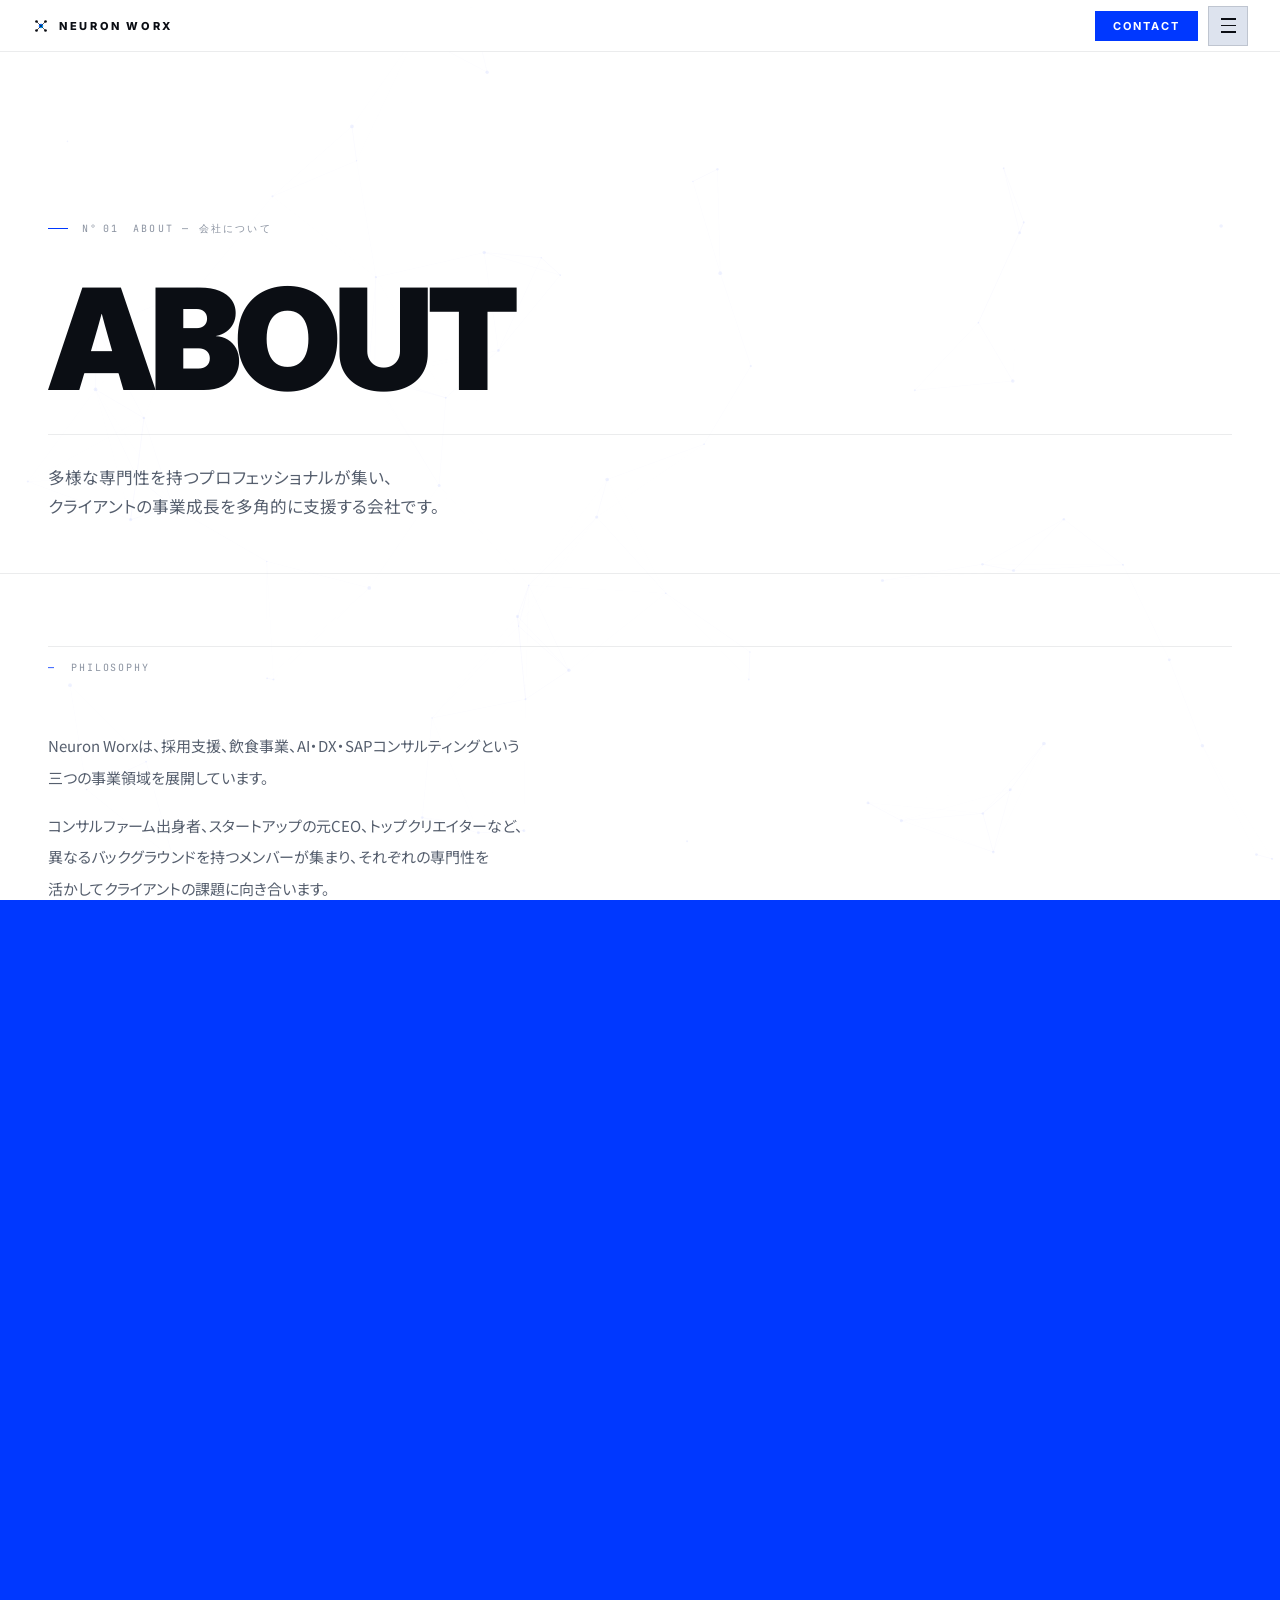
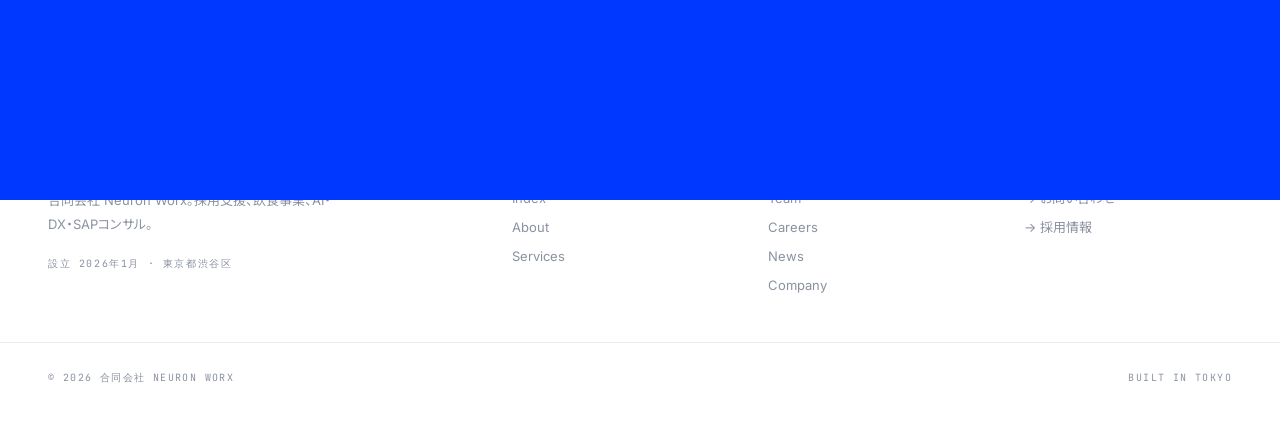
<file: about.html>
<!doctype html>
<html lang="ja">
<head>
<meta charset="utf-8"/>
<meta name="viewport" content="width=device-width,initial-scale=1"/>
<title>About — Neuron Worx</title>
  <meta name="description" content="Neuron Worxの会社紹介。コンサルファーム出身者、元スタートアップCEO、トップクリエイターが集まるプロフェッショナル集団。"/>
  <meta property="og:title" content="About — Neuron Worx"/>
  <meta property="og:description" content="Neuron Worxの会社紹介。コンサルファーム出身者、元スタートアップCEO、トップクリエイターが集まるプロフェッショナル集団。"/>
  <meta property="og:type" content="website"/>
  <meta property="og:url" content="https://neuronworx.com/about"/>
  <meta property="og:site_name" content="Neuron Worx"/>
  <meta property="og:locale" content="ja_JP"/>
  <link rel="canonical" href="https://neuronworx.com/about"/>
<link rel="preconnect" href="https://fonts.googleapis.com"/>
<link rel="preconnect" href="https://fonts.gstatic.com" crossorigin/>
<link rel="stylesheet" href="https://fonts.googleapis.com/css2?family=Inter:wght@400;500;700;800;900&family=JetBrains+Mono:wght@400;500&family=Noto+Sans+JP:wght@400;500;700;900&display=swap"/>
<link rel="stylesheet" href="assets/theme.css"/>
<script>const TWEAK_DEFAULTS={"theme":"light","accent":"orange","font":"sans"};</script>
<style>
*,*::before,*::after{box-sizing:border-box;margin:0;padding:0;}
#bg-canvas{position:fixed;inset:0;width:100%;height:100%;z-index:0;pointer-events:none;opacity:.4;}
main{padding-top:52px;position:relative;z-index:1;}

/* ── 日本語組版 ──
   word-break:auto-phrase … 句読点・助詞の直前などで自然に折り返す (Chrome 119+)
   text-wrap:balance      … 見出し行の長さを均等に揃える
   text-wrap:pretty       … 本文の最終行が1単語だけにならないよう調整
   line-break:strict      … 禁則処理（句読点が行頭に来ない等）を厳密に適用 */
h1,h2,h3,h4{
  text-wrap:balance;
  word-break:keep-all;
  overflow-wrap:normal;
}
p,.ph-desc,.prose,.svc-desc,.job-desc,.tc-bio,.wk-t small{
  text-wrap:pretty;
  word-break:auto-phrase;
  overflow-wrap:break-word;
  line-break:strict;
}

.page-hero{
  min-height:58vh;padding:64px 48px 52px;
  display:flex;flex-direction:column;justify-content:flex-end;
  border-bottom:1px solid var(--line);position:relative;z-index:1;
}
.ph-eyebrow{
  display:flex;align-items:center;gap:14px;
  font-family:var(--mono);font-size:10px;letter-spacing:.22em;
  text-transform:uppercase;color:var(--ink-3);margin-bottom:44px;
}
.ph-eyebrow::before{content:"";width:20px;height:1px;background:var(--accent);flex-shrink:0;}
.ph-title{
  font-family:var(--display);font-style:var(--display-style);
  font-weight:var(--display-weight);
  font-size:clamp(60px,11vw,168px);
  line-height:.84;letter-spacing:-.045em;
  text-transform:uppercase;color:var(--ink);
}
.ph-title .accent{color:var(--accent);}
.ph-bottom{
  border-top:1px solid var(--line);padding-top:28px;margin-top:36px;
  display:flex;justify-content:space-between;align-items:flex-end;gap:40px;flex-wrap:wrap;
}
.ph-desc{
  font-family:"Noto Sans JP","Inter",sans-serif;
  font-size:clamp(13px,1.3vw,17px);line-height:1.75;
  color:var(--ink-2);max-width:46ch;
}

.sec{padding:72px 48px;border-bottom:1px solid var(--line);position:relative;z-index:1;}
.sec-hdr{
  display:flex;align-items:center;justify-content:space-between;
  border-top:1px solid var(--line);padding-top:14px;margin-bottom:56px;
  font-family:var(--mono);font-size:10px;letter-spacing:.18em;
  text-transform:uppercase;color:var(--ink-3);
}
.sec-hdr .n{color:var(--accent);}

.svc-item{border-bottom:1px solid var(--line);position:relative;}
.svc-item::before{
  content:"";position:absolute;left:0;top:0;bottom:0;width:3px;
  background:var(--accent);transform:scaleY(0);transform-origin:bottom;
  transition:transform .35s cubic-bezier(.2,.8,.2,1);
}
.svc-item:hover::before{transform:scaleY(1);}
.svc-head{
  display:grid;grid-template-columns:96px 1fr auto;
  align-items:center;gap:32px;padding:40px 48px;
}
.svc-num{display:flex;flex-direction:column;gap:4px;}
.svc-num .idx{font-family:var(--mono);font-size:10px;letter-spacing:.14em;color:var(--ink-3);}
.svc-num .big{
  font-family:var(--display);font-style:var(--display-style);font-weight:var(--display-weight);
  font-size:52px;line-height:1;color:var(--accent);letter-spacing:-.04em;
}
.svc-name{
  font-family:var(--display);font-style:var(--display-style);font-weight:var(--display-weight);
  font-size:clamp(28px,3.8vw,60px);line-height:1.05;letter-spacing:-.025em;color:var(--ink);
  word-break:keep-all;
}
.svc-name-en{font-family:var(--mono);font-size:11px;letter-spacing:.16em;text-transform:uppercase;color:var(--ink-3);margin-top:8px;}
.svc-arr{font-size:22px;color:var(--ink-3);flex-shrink:0;transition:transform .25s,color .2s;}
.svc-item:hover .svc-arr{transform:translateX(8px);color:var(--accent);}
.svc-body{padding:0 48px 52px 176px;}
.svc-desc{font-family:var(--sans);font-size:15px;line-height:2;color:var(--ink-2);max-width:56ch;margin-bottom:28px;}
.svc-ul{list-style:none;border-top:1px solid var(--line);}
.svc-ul li{
  display:flex;align-items:baseline;gap:14px;
  padding:13px 0;border-bottom:1px solid var(--line);
  font-family:var(--sans);font-size:14px;color:var(--ink-2);line-height:1.7;
}
.svc-ul li::before{content:"—";color:var(--accent);flex-shrink:0;font-family:var(--mono);font-size:11px;}

.wk-list{border-top:1px solid var(--line);}
.wk-row{
  display:grid;grid-template-columns:64px 1fr 180px 32px;
  align-items:baseline;gap:24px;
  padding:28px 0;border-bottom:1px solid var(--line);
  cursor:pointer;position:relative;transition:padding .2s;
}
.wk-row::before{
  content:"";position:absolute;left:-48px;top:0;bottom:0;
  width:3px;background:var(--accent);
  transform:scaleY(0);transform-origin:top;
  transition:transform .28s cubic-bezier(.2,.8,.2,1);
}
.wk-row:hover::before{transform:scaleY(1);}
.wk-row:hover{padding-left:8px;}
.wk-n{font-family:var(--mono);font-size:10px;letter-spacing:.1em;color:var(--ink-3);}
.wk-t{
  font-family:var(--display);font-style:var(--display-style);font-weight:var(--display-weight);
  font-size:clamp(18px,2.2vw,34px);letter-spacing:-.015em;line-height:1.05;color:var(--ink);
  word-break:keep-all;
}
.wk-t small{display:block;font-family:var(--sans);font-style:normal;font-size:12px;color:var(--ink-3);margin-top:5px;font-weight:400;word-break:auto-phrase;}
.wk-cat{font-family:var(--mono);font-size:10px;letter-spacing:.14em;text-transform:uppercase;color:var(--accent);}
.wk-arr{color:var(--ink-3);font-family:var(--mono);transition:color .2s,transform .2s;}
.wk-row:hover .wk-arr{color:var(--accent);transform:translateX(4px);}

.co-dl{border-top:1px solid var(--line);}
.co-row{
  display:grid;grid-template-columns:200px 1fr;
  padding:20px 0;border-bottom:1px solid var(--line);
  font-family:var(--sans);font-size:14px;line-height:1.8;gap:32px;
}
.co-row dt{color:var(--ink-3);font-weight:600;letter-spacing:.04em;}
.co-row dd{color:var(--ink-2);}

.prose{font-family:"Noto Sans JP","Inter",sans-serif;font-size:15px;line-height:2.1;color:var(--ink-2);max-width:60ch;}
.prose p+p{margin-top:1.1em;}
.prose b{color:var(--ink);font-weight:700;}

.ct-grid{display:grid;grid-template-columns:1fr 1fr;gap:80px;}
.ct-block{margin-bottom:40px;}
.ct-label{font-family:var(--mono);font-size:10px;letter-spacing:.22em;text-transform:uppercase;color:var(--ink-3);margin-bottom:12px;}
.ct-val{font-family:var(--sans);font-size:17px;color:var(--ink);line-height:1.5;}
.ct-note{font-family:var(--sans);font-size:13px;color:var(--ink-3);margin-top:6px;}

.job-list{border-top:1px solid var(--line);}
.job-item{
  display:grid;grid-template-columns:160px 1fr;gap:32px;
  padding:40px 0;border-bottom:1px solid var(--line);
}
.job-type{font-family:var(--mono);font-size:10px;letter-spacing:.18em;text-transform:uppercase;color:var(--accent);padding-top:6px;}
.job-title{
  font-family:var(--display);font-style:var(--display-style);font-weight:var(--display-weight);
  font-size:clamp(20px,2.5vw,38px);letter-spacing:-.02em;color:var(--ink);margin-bottom:12px;line-height:1.1;
  word-break:keep-all;
}
.job-desc{font-family:var(--sans);font-size:14px;color:var(--ink-2);line-height:1.9;max-width:56ch;}

.team-grid{display:grid;grid-template-columns:repeat(3,1fr);gap:0;border-top:1px solid var(--line);border-left:1px solid var(--line);}
.team-card{border-right:1px solid var(--line);border-bottom:1px solid var(--line);padding:40px 32px;}
.tc-role{font-family:var(--mono);font-size:10px;letter-spacing:.18em;text-transform:uppercase;color:var(--accent);margin-bottom:12px;}
.tc-name{
  font-family:var(--display);font-style:var(--display-style);font-weight:var(--display-weight);
  font-size:clamp(20px,2.2vw,36px);letter-spacing:-.02em;color:var(--ink);margin-bottom:12px;line-height:1.1;
  word-break:keep-all;
}
.tc-bio{font-family:var(--sans);font-size:13px;color:var(--ink-3);line-height:1.9;}

.news-list{border-top:1px solid var(--line);}
.news-row{
  display:grid;grid-template-columns:140px 1fr auto;
  align-items:baseline;gap:24px;
  padding:26px 0;border-bottom:1px solid var(--line);cursor:pointer;
  transition:padding .2s;position:relative;
}
.news-row::before{content:"";position:absolute;left:-48px;top:0;bottom:0;width:3px;background:var(--accent);transform:scaleY(0);transform-origin:top;transition:transform .28s cubic-bezier(.2,.8,.2,1);}
.news-row:hover::before{transform:scaleY(1);}
.news-row:hover{padding-left:8px;}
.nw-date{font-family:var(--mono);font-size:10px;letter-spacing:.1em;color:var(--ink-3);}
.nw-title{font-family:var(--display);font-style:var(--display-style);font-weight:var(--display-weight);font-size:clamp(18px,2vw,30px);letter-spacing:-.015em;color:var(--ink);line-height:1.1;word-break:keep-all;}
.nw-cat{font-family:var(--mono);font-size:10px;letter-spacing:.14em;text-transform:uppercase;color:var(--accent);margin-top:6px;}
.nw-arr{color:var(--ink-3);font-family:var(--mono);transition:color .2s,transform .2s;}
.news-row:hover .nw-arr{color:var(--accent);transform:translateX(4px);}

.btn{display:inline-flex;align-items:center;gap:10px;font-family:var(--sans);font-size:11px;font-weight:700;letter-spacing:.2em;text-transform:uppercase;padding:13px 26px;border:1px solid var(--line-2);color:var(--ink);cursor:pointer;transition:all .2s;}
.btn:hover{background:var(--ink);color:var(--bg);border-color:var(--ink);}
.btn.primary{background:var(--accent);color:#000;border-color:var(--accent);}
.btn.primary:hover{background:var(--bg);color:var(--accent);border-color:var(--accent);}

@media(max-width:900px){
  .page-hero{padding:80px 24px 48px;min-height:auto;}
  .sec{padding:56px 24px;}
  .svc-head{grid-template-columns:64px 1fr auto;gap:16px;padding:32px 24px;}
  .svc-num .big{font-size:36px;}
  .svc-body{padding:0 24px 40px;}
  .wk-row{grid-template-columns:40px 1fr;}.wk-cat,.wk-arr{display:none;}
  .wk-row::before{left:-24px;}
  .co-row{grid-template-columns:1fr;gap:4px;}
  .ct-grid{grid-template-columns:1fr;gap:40px;}
  .job-item{grid-template-columns:1fr;gap:12px;}
  .team-grid{grid-template-columns:1fr 1fr;}
  .news-row{grid-template-columns:100px 1fr;}.nw-arr{display:none;}
  .news-row::before{left:-24px;}
  .ph-bottom{flex-direction:column;align-items:flex-start;}
}
@media(max-width:600px){.team-grid{grid-template-columns:1fr;}}

@media(max-width:600px){
  .page-hero{padding:72px 16px 40px;min-height:auto;}
  .ph-title{font-size:clamp(44px,13vw,96px);}
  .ph-bottom{gap:20px;}
  .sec{padding:44px 16px;}
  .s-cta{padding:44px 16px;}
  .wk-row{padding:18px 0;gap:12px;}
  .svc-body-desc{font-size:15px;}
  .svc-ul li{font-size:14px;padding:14px 0;}
  .cta-text{font-size:clamp(32px,10vw,64px);}
}
@media(max-width:480px){
  .ph-title{font-size:clamp(40px,12vw,72px);}
  .ph-eyebrow{margin-bottom:28px;}
}
</style>
<script type="application/ld+json">
{
  "@context": "https://schema.org",
  "@type": "AboutPage",
  "@id": "https://neuronworx.com/about",
  "url": "https://neuronworx.com/about",
  "name": "About — Neuron Worx",
  "description": "Neuron Worxの会社紹介。コンサルファーム出身者、元スタートアップCEO、トップクリエイターが集まるプロフェッショナル集団。",
  "inLanguage": "ja",
  "isPartOf": { "@id": "https://neuronworx.com/#website" },
  "about": { "@id": "https://neuronworx.com/#organization" }
}
</script>
</head>
<body data-theme="light" data-accent="orange" data-font="sans">
<canvas id="bg-canvas"></canvas>
<div class="menu-overlay" id="menu">
  <button class="menu-close" id="menu-close">×</button>
  <nav><ul class="menu-links">
    <li><a href="/">Index <span class="arr">↗</span></a></li>
    <li><a href="/about">About <span class="arr">↗</span></a></li>
    <li><a href="/services">Services <span class="arr">↗</span></a></li>
    <li><a href="/team">Team <span class="arr">↗</span></a></li>
    <li><a href="/careers">Careers <span class="arr">↗</span></a></li>
    <li><a href="/news">News <span class="arr">↗</span></a></li>
    <li><a href="/company">Company <span class="arr">↗</span></a></li>
    <li><a href="/contact">Contact <span class="arr">↗</span></a></li>
  </ul></nav>
  <div class="menu-foot"><span>© 2026 合同会社 Neuron Worx</span><span>Tokyo, Japan</span></div>
</div>
<nav class="site-nav">
  <a class="logo" href="/"><span class="logo-mark"><svg viewBox="0 0 24 24" fill="none"><defs><linearGradient id="nwlg" x1="0" y1="0" x2="1" y2="1"><stop offset="0" stop-color="#0038ff"/><stop offset="1" stop-color="#00c2ff"/></linearGradient></defs><circle cx="6" cy="6" r="1.8" fill="currentColor"/><circle cx="18" cy="6" r="1.8" fill="currentColor"/><circle cx="6" cy="18" r="1.8" fill="currentColor"/><circle cx="18" cy="18" r="1.8" fill="currentColor"/><circle cx="12" cy="12" r="3" fill="url(#nwlg)"/><path d="M6 6 L12 12 L18 6 M6 18 L12 12 L18 18" stroke="currentColor" stroke-width="0.85"/></svg></span>NEURON WORX</a>
  <div class="nav-right">
    <a class="nav-contact" href="/contact">CONTACT</a>
    <button class="nav-hamburger" id="menu-open"><span></span><span></span><span></span></button>
  </div>
</nav>
<main>
  <section class="page-hero">
    <div class="ph-eyebrow"><span>N°&thinsp;01</span><span>About — 会社について</span></div>
    <h1 class="ph-title">ABOUT</h1>
    <div class="ph-bottom">
      <p class="ph-desc">多様な専門性を持つプロフェッショナルが集い、クライアントの事業成長を多角的に支援する会社です。</p>
    </div>
  </section>

  <section class="sec reveal">
    <div class="sec-hdr"><span><span class="n">—</span>&nbsp;&nbsp;Philosophy</span></div>
    <div class="prose">
      <p>Neuron Worxは、採用支援、飲食事業、AI・DX・SAPコンサルティングという三つの事業領域を展開しています。</p>
      <p>コンサルファーム出身者、スタートアップの元CEO、トップクリエイターなど、異なるバックグラウンドを持つメンバーが集まり、それぞれの専門性を活かしてクライアントの課題に向き合います。</p>
      <p>「多様な領域で挑戦し、確かな成果をお届けする」という姿勢のもと、大企業から中小企業まで、幅広いクライアントの成長を支えています。</p>
    </div>
  </section>

  <section class="sec reveal">
    <div class="sec-hdr"><span><span class="n">—</span>&nbsp;&nbsp;会社概要</span></div>
    <dl class="co-dl">
      <div class="co-row"><dt>社名</dt><dd>合同会社 Neuron Worx</dd></div>
      <div class="co-row"><dt>英語名</dt><dd>Neuron Worx LLC</dd></div>
      <div class="co-row"><dt>法人番号</dt><dd>9011003023549</dd></div>
      <div class="co-row"><dt>設立</dt><dd>2026年1月</dd></div>
      <div class="co-row"><dt>所在地</dt><dd>〒151-0066 東京都渋谷区西原3丁目36-3-201</dd></div>
      <div class="co-row"><dt>事業内容</dt><dd>採用支援コンサルティング、飲食店事業、AI・DX・SAPコンサルティング</dd></div>
    </dl>
  </section>
</main>
<footer class="site-footer">
  <div class="footer-grid">
    <div>
      <div style="font-family:var(--sans);font-size:11px;font-weight:800;letter-spacing:.24em;color:var(--ink);margin-bottom:16px;text-transform:uppercase;">Neuron Worx</div>
      <p style="font-family:var(--sans);font-size:13px;color:var(--ink-3);line-height:1.9;max-width:36ch;">合同会社 Neuron Worx。採用支援、飲食事業、AI・DX・SAPコンサル。</p>
      <p style="font-family:var(--mono);font-size:10px;letter-spacing:.16em;color:var(--ink-3);margin-top:20px;">設立 2026年1月 · 東京都渋谷区</p>
    </div>
    <div><h5>Sitemap</h5><ul><li><a href="/">Index</a></li><li><a href="/about">About</a></li><li><a href="/services">Services</a></li></ul></div>
    <div><h5>Company</h5><ul><li><a href="/team">Team</a></li><li><a href="/careers">Careers</a></li><li><a href="/news">News</a></li><li><a href="/company">Company</a></li></ul></div>
    <div><h5>Contact</h5><ul><li><a href="/contact">→ お問い合わせ</a></li><li><a href="/careers">→ 採用情報</a></li></ul></div>
  </div>
  <div class="footer-copy"><span>© 2026 合同会社 Neuron Worx</span><span>Built in Tokyo</span></div>
</footer>
<div class="page-trans" id="page-trans"></div>
<script src="assets/app.js"></script>
</body>
</html>
</file>
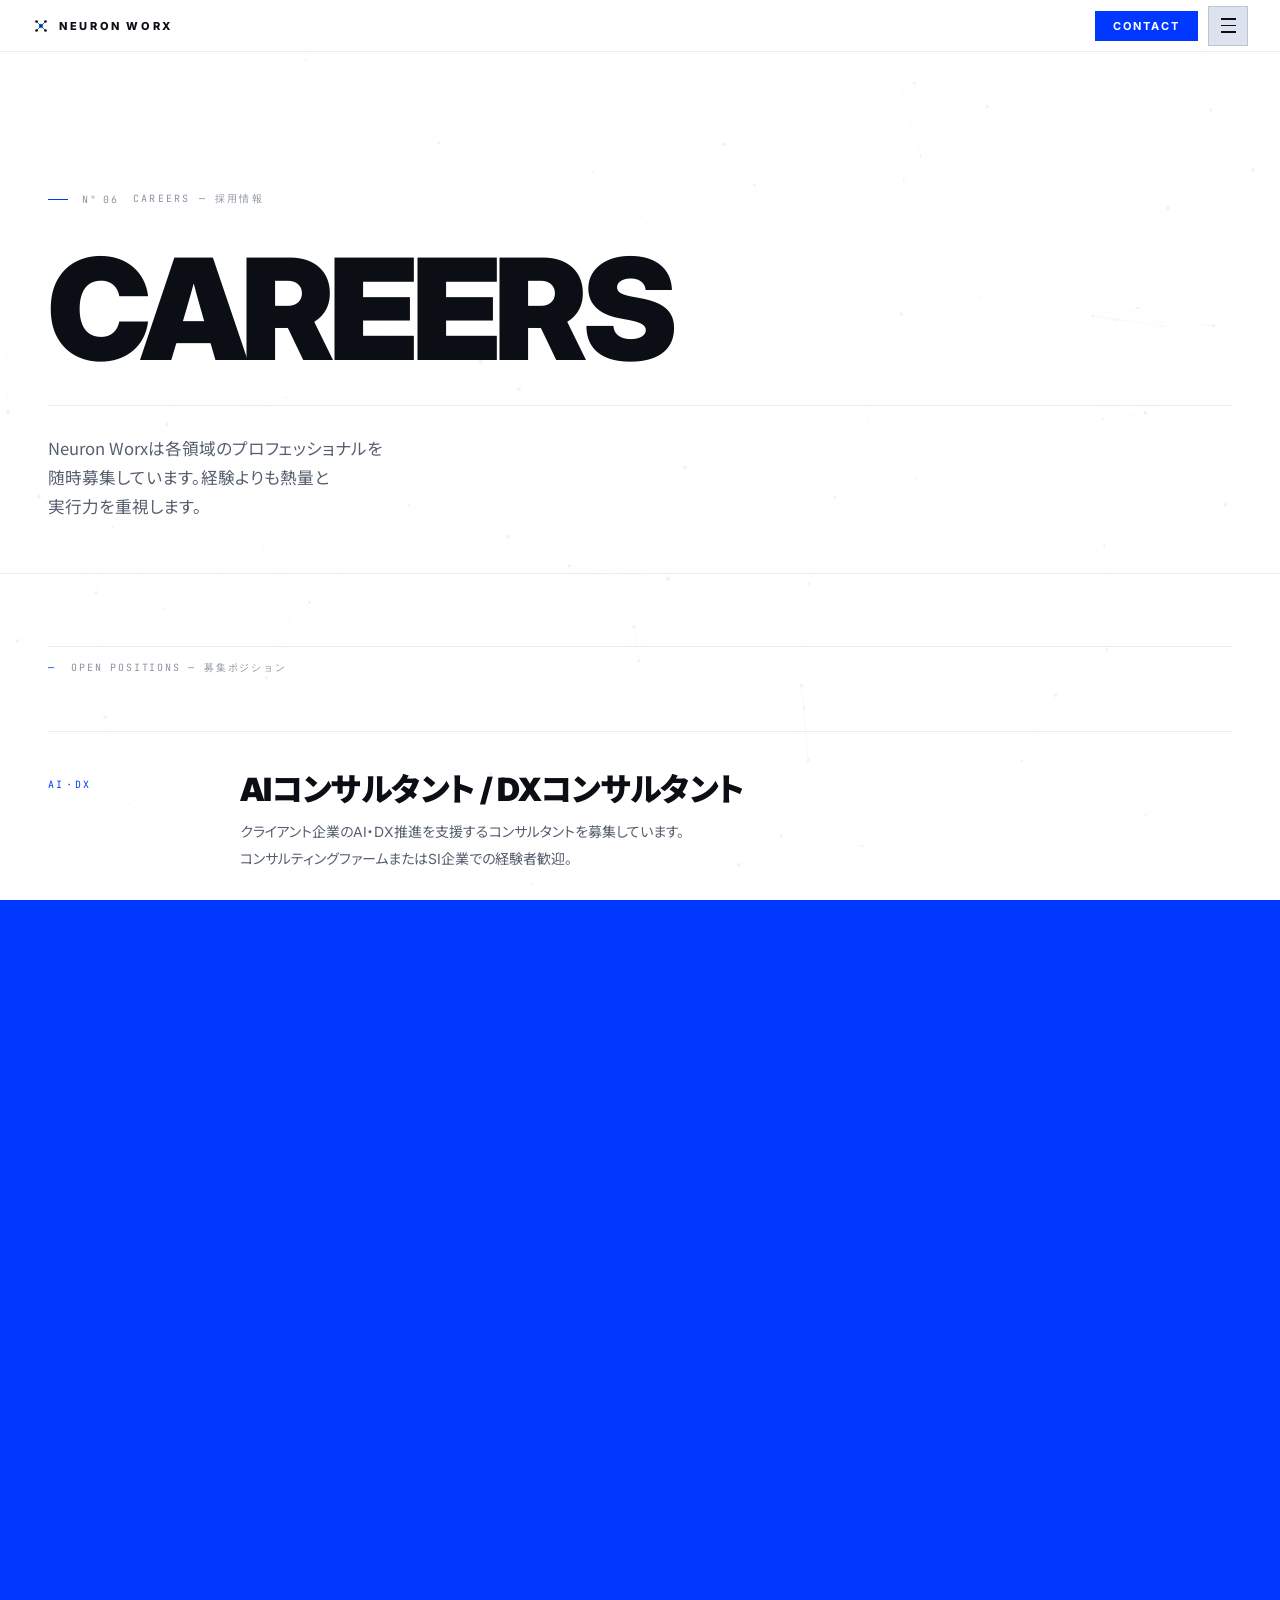
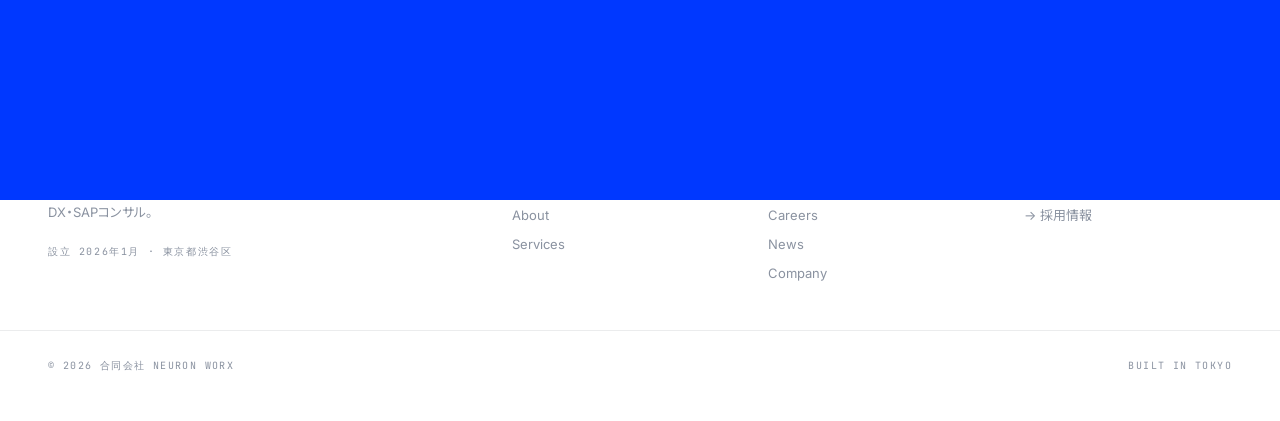
<file: careers.html>
<!doctype html>
<html lang="ja">
<head>
<meta charset="utf-8"/>
<meta name="viewport" content="width=device-width,initial-scale=1"/>
<title>Careers — Neuron Worx</title>
  <meta name="description" content="Neuron Worxの採用情報。AIコンサルタント、SAPコンサルタントなどを随時募集中。"/>
  <meta property="og:title" content="Careers — Neuron Worx"/>
  <meta property="og:description" content="Neuron Worxの採用情報。AIコンサルタント、SAPコンサルタントなどを随時募集中。"/>
  <meta property="og:type" content="website"/>
  <meta property="og:url" content="https://neuronworx.com/careers"/>
  <meta property="og:site_name" content="Neuron Worx"/>
  <meta property="og:locale" content="ja_JP"/>
  <link rel="canonical" href="https://neuronworx.com/careers"/>
<link rel="preconnect" href="https://fonts.googleapis.com"/>
<link rel="preconnect" href="https://fonts.gstatic.com" crossorigin/>
<link rel="stylesheet" href="https://fonts.googleapis.com/css2?family=Inter:wght@400;500;700;800;900&family=JetBrains+Mono:wght@400;500&family=Noto+Sans+JP:wght@400;500;700;900&display=swap"/>
<link rel="stylesheet" href="assets/theme.css"/>
<script>const TWEAK_DEFAULTS={"theme":"light","accent":"orange","font":"sans"};</script>
<style>
*,*::before,*::after{box-sizing:border-box;margin:0;padding:0;}
#bg-canvas{position:fixed;inset:0;width:100%;height:100%;z-index:0;pointer-events:none;opacity:.4;}
main{padding-top:52px;position:relative;z-index:1;}

/* ── 日本語組版 ──
   word-break:auto-phrase … 句読点・助詞の直前などで自然に折り返す (Chrome 119+)
   text-wrap:balance      … 見出し行の長さを均等に揃える
   text-wrap:pretty       … 本文の最終行が1単語だけにならないよう調整
   line-break:strict      … 禁則処理（句読点が行頭に来ない等）を厳密に適用 */
h1,h2,h3,h4{
  text-wrap:balance;
  word-break:keep-all;
  overflow-wrap:normal;
}
p,.ph-desc,.prose,.svc-desc,.job-desc,.tc-bio,.wk-t small{
  text-wrap:pretty;
  word-break:auto-phrase;
  overflow-wrap:break-word;
  line-break:strict;
}

.page-hero{
  min-height:58vh;padding:64px 48px 52px;
  display:flex;flex-direction:column;justify-content:flex-end;
  border-bottom:1px solid var(--line);position:relative;z-index:1;
}
.ph-eyebrow{
  display:flex;align-items:center;gap:14px;
  font-family:var(--mono);font-size:10px;letter-spacing:.22em;
  text-transform:uppercase;color:var(--ink-3);margin-bottom:44px;
}
.ph-eyebrow::before{content:"";width:20px;height:1px;background:var(--accent);flex-shrink:0;}
.ph-title{
  font-family:var(--display);font-style:var(--display-style);
  font-weight:var(--display-weight);
  font-size:clamp(60px,11vw,168px);
  line-height:.84;letter-spacing:-.045em;
  text-transform:uppercase;color:var(--ink);
}
.ph-title .accent{color:var(--accent);}
.ph-bottom{
  border-top:1px solid var(--line);padding-top:28px;margin-top:36px;
  display:flex;justify-content:space-between;align-items:flex-end;gap:40px;flex-wrap:wrap;
}
.ph-desc{
  font-family:"Noto Sans JP","Inter",sans-serif;
  font-size:clamp(13px,1.3vw,17px);line-height:1.75;
  color:var(--ink-2);max-width:46ch;
}

.sec{padding:72px 48px;border-bottom:1px solid var(--line);position:relative;z-index:1;}
.sec-hdr{
  display:flex;align-items:center;justify-content:space-between;
  border-top:1px solid var(--line);padding-top:14px;margin-bottom:56px;
  font-family:var(--mono);font-size:10px;letter-spacing:.18em;
  text-transform:uppercase;color:var(--ink-3);
}
.sec-hdr .n{color:var(--accent);}

.svc-item{border-bottom:1px solid var(--line);position:relative;}
.svc-item::before{
  content:"";position:absolute;left:0;top:0;bottom:0;width:3px;
  background:var(--accent);transform:scaleY(0);transform-origin:bottom;
  transition:transform .35s cubic-bezier(.2,.8,.2,1);
}
.svc-item:hover::before{transform:scaleY(1);}
.svc-head{
  display:grid;grid-template-columns:96px 1fr auto;
  align-items:center;gap:32px;padding:40px 48px;
}
.svc-num{display:flex;flex-direction:column;gap:4px;}
.svc-num .idx{font-family:var(--mono);font-size:10px;letter-spacing:.14em;color:var(--ink-3);}
.svc-num .big{
  font-family:var(--display);font-style:var(--display-style);font-weight:var(--display-weight);
  font-size:52px;line-height:1;color:var(--accent);letter-spacing:-.04em;
}
.svc-name{
  font-family:var(--display);font-style:var(--display-style);font-weight:var(--display-weight);
  font-size:clamp(28px,3.8vw,60px);line-height:1.05;letter-spacing:-.025em;color:var(--ink);
  word-break:keep-all;
}
.svc-name-en{font-family:var(--mono);font-size:11px;letter-spacing:.16em;text-transform:uppercase;color:var(--ink-3);margin-top:8px;}
.svc-arr{font-size:22px;color:var(--ink-3);flex-shrink:0;transition:transform .25s,color .2s;}
.svc-item:hover .svc-arr{transform:translateX(8px);color:var(--accent);}
.svc-body{padding:0 48px 52px 176px;}
.svc-desc{font-family:var(--sans);font-size:15px;line-height:2;color:var(--ink-2);max-width:56ch;margin-bottom:28px;}
.svc-ul{list-style:none;border-top:1px solid var(--line);}
.svc-ul li{
  display:flex;align-items:baseline;gap:14px;
  padding:13px 0;border-bottom:1px solid var(--line);
  font-family:var(--sans);font-size:14px;color:var(--ink-2);line-height:1.7;
}
.svc-ul li::before{content:"—";color:var(--accent);flex-shrink:0;font-family:var(--mono);font-size:11px;}

.wk-list{border-top:1px solid var(--line);}
.wk-row{
  display:grid;grid-template-columns:64px 1fr 180px 32px;
  align-items:baseline;gap:24px;
  padding:28px 0;border-bottom:1px solid var(--line);
  cursor:pointer;position:relative;transition:padding .2s;
}
.wk-row::before{
  content:"";position:absolute;left:-48px;top:0;bottom:0;
  width:3px;background:var(--accent);
  transform:scaleY(0);transform-origin:top;
  transition:transform .28s cubic-bezier(.2,.8,.2,1);
}
.wk-row:hover::before{transform:scaleY(1);}
.wk-row:hover{padding-left:8px;}
.wk-n{font-family:var(--mono);font-size:10px;letter-spacing:.1em;color:var(--ink-3);}
.wk-t{
  font-family:var(--display);font-style:var(--display-style);font-weight:var(--display-weight);
  font-size:clamp(18px,2.2vw,34px);letter-spacing:-.015em;line-height:1.05;color:var(--ink);
  word-break:keep-all;
}
.wk-t small{display:block;font-family:var(--sans);font-style:normal;font-size:12px;color:var(--ink-3);margin-top:5px;font-weight:400;word-break:auto-phrase;}
.wk-cat{font-family:var(--mono);font-size:10px;letter-spacing:.14em;text-transform:uppercase;color:var(--accent);}
.wk-arr{color:var(--ink-3);font-family:var(--mono);transition:color .2s,transform .2s;}
.wk-row:hover .wk-arr{color:var(--accent);transform:translateX(4px);}

.co-dl{border-top:1px solid var(--line);}
.co-row{
  display:grid;grid-template-columns:200px 1fr;
  padding:20px 0;border-bottom:1px solid var(--line);
  font-family:var(--sans);font-size:14px;line-height:1.8;gap:32px;
}
.co-row dt{color:var(--ink-3);font-weight:600;letter-spacing:.04em;}
.co-row dd{color:var(--ink-2);}

.prose{font-family:"Noto Sans JP","Inter",sans-serif;font-size:15px;line-height:2.1;color:var(--ink-2);max-width:60ch;}
.prose p+p{margin-top:1.1em;}
.prose b{color:var(--ink);font-weight:700;}

.ct-grid{display:grid;grid-template-columns:1fr 1fr;gap:80px;}
.ct-block{margin-bottom:40px;}
.ct-label{font-family:var(--mono);font-size:10px;letter-spacing:.22em;text-transform:uppercase;color:var(--ink-3);margin-bottom:12px;}
.ct-val{font-family:var(--sans);font-size:17px;color:var(--ink);line-height:1.5;}
.ct-note{font-family:var(--sans);font-size:13px;color:var(--ink-3);margin-top:6px;}

.job-list{border-top:1px solid var(--line);}
.job-item{
  display:grid;grid-template-columns:160px 1fr;gap:32px;
  padding:40px 0;border-bottom:1px solid var(--line);
}
.job-type{font-family:var(--mono);font-size:10px;letter-spacing:.18em;text-transform:uppercase;color:var(--accent);padding-top:6px;}
.job-title{
  font-family:var(--display);font-style:var(--display-style);font-weight:var(--display-weight);
  font-size:clamp(20px,2.5vw,38px);letter-spacing:-.02em;color:var(--ink);margin-bottom:12px;line-height:1.1;
  word-break:keep-all;
}
.job-desc{font-family:var(--sans);font-size:14px;color:var(--ink-2);line-height:1.9;max-width:56ch;}

.team-grid{display:grid;grid-template-columns:repeat(3,1fr);gap:0;border-top:1px solid var(--line);border-left:1px solid var(--line);}
.team-card{border-right:1px solid var(--line);border-bottom:1px solid var(--line);padding:40px 32px;}
.tc-role{font-family:var(--mono);font-size:10px;letter-spacing:.18em;text-transform:uppercase;color:var(--accent);margin-bottom:12px;}
.tc-name{
  font-family:var(--display);font-style:var(--display-style);font-weight:var(--display-weight);
  font-size:clamp(20px,2.2vw,36px);letter-spacing:-.02em;color:var(--ink);margin-bottom:12px;line-height:1.1;
  word-break:keep-all;
}
.tc-bio{font-family:var(--sans);font-size:13px;color:var(--ink-3);line-height:1.9;}

.news-list{border-top:1px solid var(--line);}
.news-row{
  display:grid;grid-template-columns:140px 1fr auto;
  align-items:baseline;gap:24px;
  padding:26px 0;border-bottom:1px solid var(--line);cursor:pointer;
  transition:padding .2s;position:relative;
}
.news-row::before{content:"";position:absolute;left:-48px;top:0;bottom:0;width:3px;background:var(--accent);transform:scaleY(0);transform-origin:top;transition:transform .28s cubic-bezier(.2,.8,.2,1);}
.news-row:hover::before{transform:scaleY(1);}
.news-row:hover{padding-left:8px;}
.nw-date{font-family:var(--mono);font-size:10px;letter-spacing:.1em;color:var(--ink-3);}
.nw-title{font-family:var(--display);font-style:var(--display-style);font-weight:var(--display-weight);font-size:clamp(18px,2vw,30px);letter-spacing:-.015em;color:var(--ink);line-height:1.1;word-break:keep-all;}
.nw-cat{font-family:var(--mono);font-size:10px;letter-spacing:.14em;text-transform:uppercase;color:var(--accent);margin-top:6px;}
.nw-arr{color:var(--ink-3);font-family:var(--mono);transition:color .2s,transform .2s;}
.news-row:hover .nw-arr{color:var(--accent);transform:translateX(4px);}

.btn{display:inline-flex;align-items:center;gap:10px;font-family:var(--sans);font-size:11px;font-weight:700;letter-spacing:.2em;text-transform:uppercase;padding:13px 26px;border:1px solid var(--line-2);color:var(--ink);cursor:pointer;transition:all .2s;}
.btn:hover{background:var(--ink);color:var(--bg);border-color:var(--ink);}
.btn.primary{background:var(--accent);color:#000;border-color:var(--accent);}
.btn.primary:hover{background:var(--bg);color:var(--accent);border-color:var(--accent);}

@media(max-width:900px){
  .page-hero{padding:80px 24px 48px;min-height:auto;}
  .sec{padding:56px 24px;}
  .svc-head{grid-template-columns:64px 1fr auto;gap:16px;padding:32px 24px;}
  .svc-num .big{font-size:36px;}
  .svc-body{padding:0 24px 40px;}
  .wk-row{grid-template-columns:40px 1fr;}.wk-cat,.wk-arr{display:none;}
  .wk-row::before{left:-24px;}
  .co-row{grid-template-columns:1fr;gap:4px;}
  .ct-grid{grid-template-columns:1fr;gap:40px;}
  .job-item{grid-template-columns:1fr;gap:12px;}
  .team-grid{grid-template-columns:1fr 1fr;}
  .news-row{grid-template-columns:100px 1fr;}.nw-arr{display:none;}
  .news-row::before{left:-24px;}
  .ph-bottom{flex-direction:column;align-items:flex-start;}
}
@media(max-width:600px){.team-grid{grid-template-columns:1fr;}}

@media(max-width:600px){
  .page-hero{padding:72px 16px 40px;min-height:auto;}
  .ph-title{font-size:clamp(44px,13vw,96px);}
  .ph-bottom{gap:20px;}
  .sec{padding:44px 16px;}
  .s-cta{padding:44px 16px;}
  .wk-row{padding:18px 0;gap:12px;}
  .svc-body-desc{font-size:15px;}
  .svc-ul li{font-size:14px;padding:14px 0;}
  .cta-text{font-size:clamp(32px,10vw,64px);}
}
@media(max-width:480px){
  .ph-title{font-size:clamp(40px,12vw,72px);}
  .ph-eyebrow{margin-bottom:28px;}
}
</style>
<script type="application/ld+json">
{
  "@context": "https://schema.org",
  "@type": "WebPage",
  "@id": "https://neuronworx.com/careers",
  "url": "https://neuronworx.com/careers",
  "name": "Careers — Neuron Worx",
  "description": "合同会社Neuron Worxの採用情報。",
  "inLanguage": "ja",
  "isPartOf": { "@id": "https://neuronworx.com/#website" },
  "provider": { "@id": "https://neuronworx.com/#organization" }
}
</script>
</head>
<body data-theme="light" data-accent="orange" data-font="sans">
<canvas id="bg-canvas"></canvas>
<div class="menu-overlay" id="menu">
  <button class="menu-close" id="menu-close">×</button>
  <nav><ul class="menu-links">
    <li><a href="/">Index <span class="arr">↗</span></a></li>
    <li><a href="/about">About <span class="arr">↗</span></a></li>
    <li><a href="/services">Services <span class="arr">↗</span></a></li>
    <li><a href="/team">Team <span class="arr">↗</span></a></li>
    <li><a href="/careers">Careers <span class="arr">↗</span></a></li>
    <li><a href="/news">News <span class="arr">↗</span></a></li>
    <li><a href="/company">Company <span class="arr">↗</span></a></li>
    <li><a href="/contact">Contact <span class="arr">↗</span></a></li>
  </ul></nav>
  <div class="menu-foot"><span>© 2026 合同会社 Neuron Worx</span><span>Tokyo, Japan</span></div>
</div>
<nav class="site-nav">
  <a class="logo" href="/"><span class="logo-mark"><svg viewBox="0 0 24 24" fill="none"><defs><linearGradient id="nwlg" x1="0" y1="0" x2="1" y2="1"><stop offset="0" stop-color="#0038ff"/><stop offset="1" stop-color="#00c2ff"/></linearGradient></defs><circle cx="6" cy="6" r="1.8" fill="currentColor"/><circle cx="18" cy="6" r="1.8" fill="currentColor"/><circle cx="6" cy="18" r="1.8" fill="currentColor"/><circle cx="18" cy="18" r="1.8" fill="currentColor"/><circle cx="12" cy="12" r="3" fill="url(#nwlg)"/><path d="M6 6 L12 12 L18 6 M6 18 L12 12 L18 18" stroke="currentColor" stroke-width="0.85"/></svg></span>NEURON WORX</a>
  <div class="nav-right">
    <a class="nav-contact" href="/contact">CONTACT</a>
    <button class="nav-hamburger" id="menu-open"><span></span><span></span><span></span></button>
  </div>
</nav>
<main>
  <section class="page-hero">
    <div class="ph-eyebrow"><span>N°&thinsp;06</span><span>Careers — 採用情報</span></div>
    <h1 class="ph-title">CAREERS</h1>
    <div class="ph-bottom">
      <p class="ph-desc">Neuron Worxは各領域のプロフェッショナルを随時募集しています。経験よりも熱量と実行力を重視します。</p>
    </div>
  </section>

  <section class="sec reveal">
    <div class="sec-hdr"><span><span class="n">—</span>&nbsp;&nbsp;Open Positions — 募集ポジション</span></div>
    <div class="job-list">
      <div class="job-item">
        <p class="job-type">AI・DX</p>
        <div>
          <h2 class="job-title">AIコンサルタント / DXコンサルタント</h2>
          <p class="job-desc">クライアント企業のAI・DX推進を支援するコンサルタントを募集しています。コンサルティングファームまたはSI企業での経験者歓迎。</p>
        </div>
      </div>
      <div class="job-item">
        <p class="job-type">SAP</p>
        <div>
          <h2 class="job-title">SAPコンサルタント</h2>
          <p class="job-desc">SAP導入・移行プロジェクトをリードできるコンサルタントを募集しています。FI/CO/SD/MMなどモジュール経験者歓迎。</p>
        </div>
      </div>
      <div class="job-item">
        <p class="job-type">Internship</p>
        <div>
          <h2 class="job-title">インターンシップ</h2>
          <p class="job-desc">各事業部門でのインターンを受け入れています。学生・既卒問わず、熱意ある方からのご連絡をお待ちしています。</p>
        </div>
      </div>
    </div>
  </section>

  <section class="sec reveal">
    <div class="sec-hdr"><span><span class="n">—</span>&nbsp;&nbsp;How to Apply</span></div>
    <div class="prose">
      <p>応募・カジュアル面談のご希望は、SNSのDMまたはお問い合わせページよりご連絡ください。件名に希望ポジションを記載の上、簡単な自己紹介と経歴をお送りいただけると幸いです。</p>
    </div>
  </section>
</main>
<footer class="site-footer">
  <div class="footer-grid">
    <div>
      <div style="font-family:var(--sans);font-size:11px;font-weight:800;letter-spacing:.24em;color:var(--ink);margin-bottom:16px;text-transform:uppercase;">Neuron Worx</div>
      <p style="font-family:var(--sans);font-size:13px;color:var(--ink-3);line-height:1.9;max-width:36ch;">合同会社 Neuron Worx。採用支援、飲食事業、AI・DX・SAPコンサル。</p>
      <p style="font-family:var(--mono);font-size:10px;letter-spacing:.16em;color:var(--ink-3);margin-top:20px;">設立 2026年1月 · 東京都渋谷区</p>
    </div>
    <div><h5>Sitemap</h5><ul><li><a href="/">Index</a></li><li><a href="/about">About</a></li><li><a href="/services">Services</a></li></ul></div>
    <div><h5>Company</h5><ul><li><a href="/team">Team</a></li><li><a href="/careers">Careers</a></li><li><a href="/news">News</a></li><li><a href="/company">Company</a></li></ul></div>
    <div><h5>Contact</h5><ul><li><a href="/contact">→ お問い合わせ</a></li><li><a href="/careers">→ 採用情報</a></li></ul></div>
  </div>
  <div class="footer-copy"><span>© 2026 合同会社 Neuron Worx</span><span>Built in Tokyo</span></div>
</footer>
<div class="page-trans" id="page-trans"></div>
<script src="assets/app.js"></script>
</body>
</html>
</file>
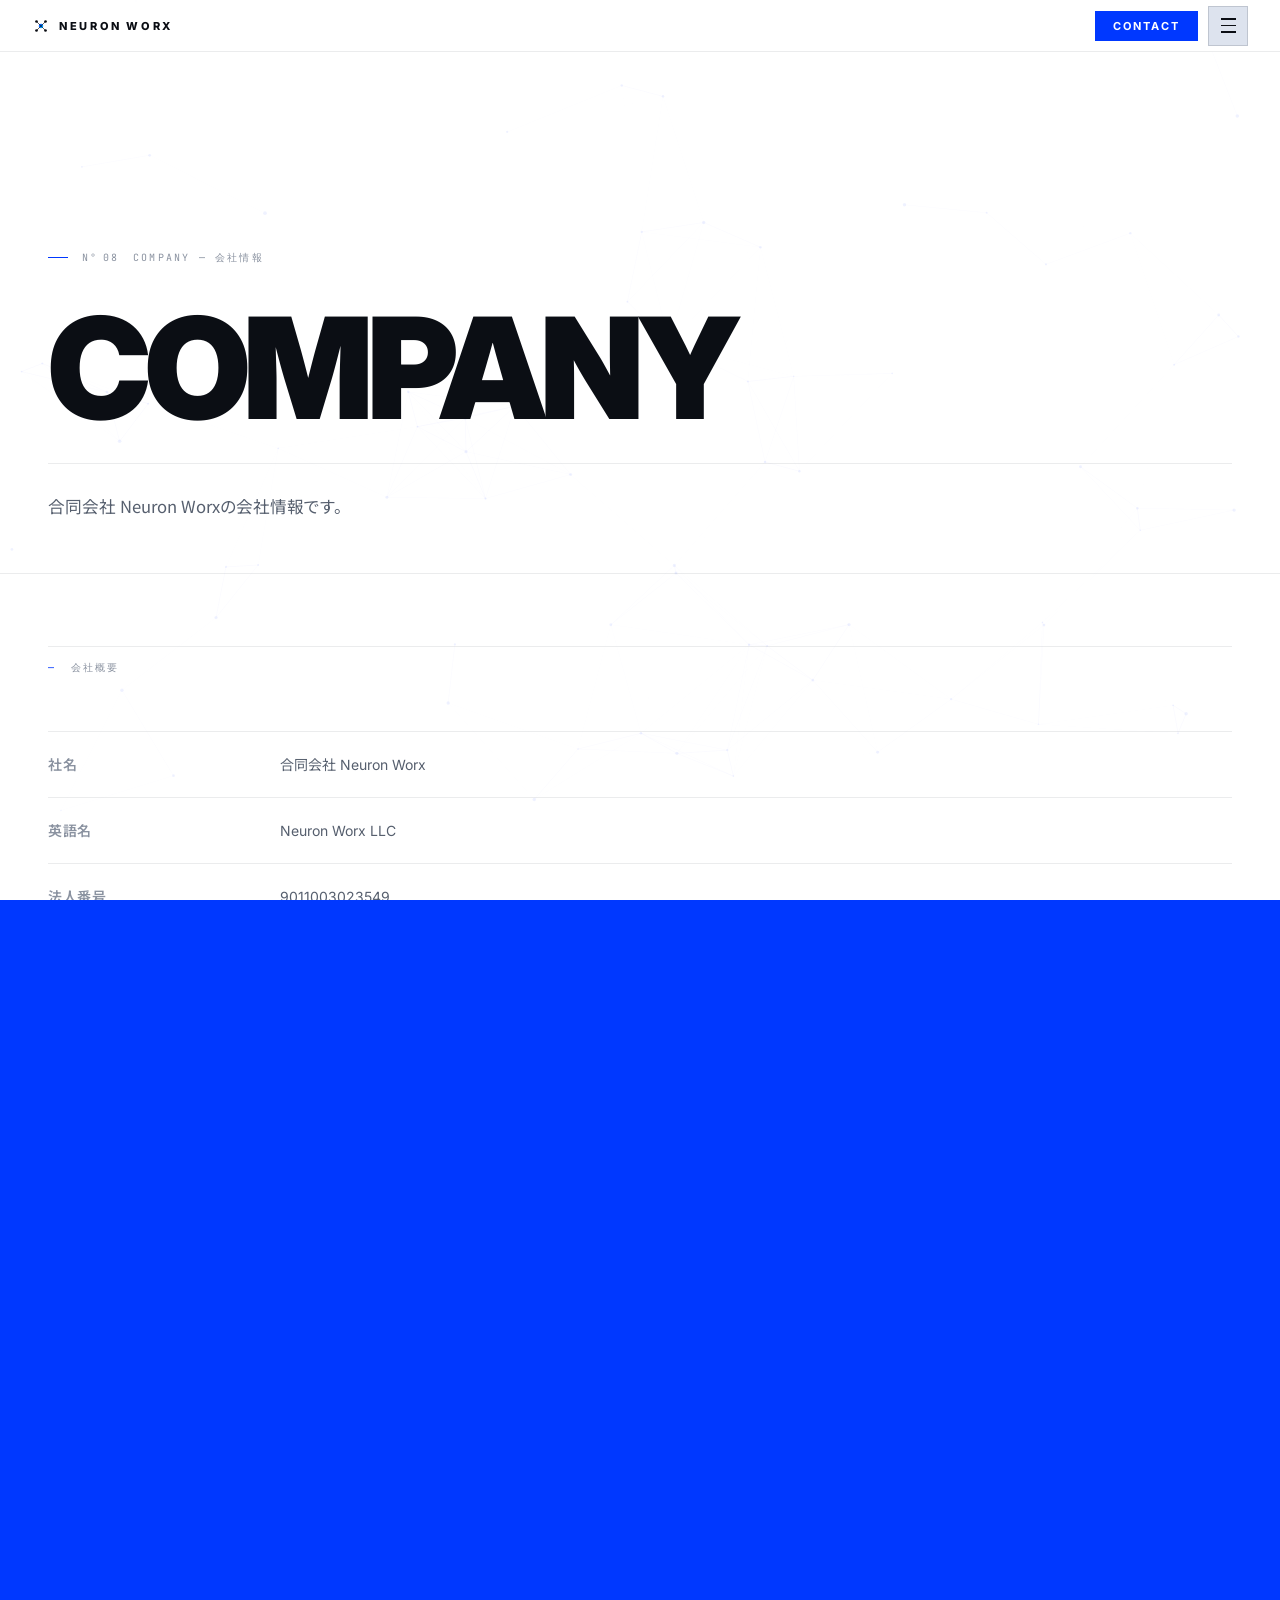
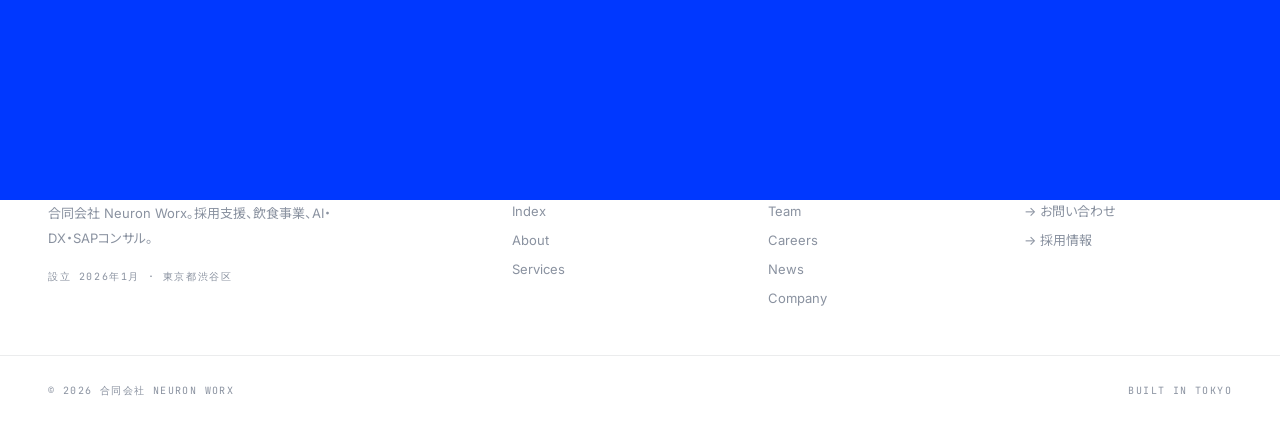
<file: company.html>
<!doctype html>
<html lang="ja">
<head>
<meta charset="utf-8"/>
<meta name="viewport" content="width=device-width,initial-scale=1"/>
<title>Company — Neuron Worx</title>
  <meta name="description" content="合同会社Neuron Worxの会社情報。法人番号9011003023549。東京都渋谷区西原3丁目36-3-201。"/>
  <meta property="og:title" content="Company — Neuron Worx"/>
  <meta property="og:description" content="合同会社Neuron Worxの会社情報。法人番号9011003023549。東京都渋谷区西原3丁目36-3-201。"/>
  <meta property="og:type" content="website"/>
  <meta property="og:url" content="https://neuronworx.com/company"/>
  <meta property="og:site_name" content="Neuron Worx"/>
  <meta property="og:locale" content="ja_JP"/>
  <link rel="canonical" href="https://neuronworx.com/company"/>
<link rel="preconnect" href="https://fonts.googleapis.com"/>
<link rel="preconnect" href="https://fonts.gstatic.com" crossorigin/>
<link rel="stylesheet" href="https://fonts.googleapis.com/css2?family=Inter:wght@400;500;700;800;900&family=JetBrains+Mono:wght@400;500&family=Noto+Sans+JP:wght@400;500;700;900&display=swap"/>
<link rel="stylesheet" href="assets/theme.css"/>
<script>const TWEAK_DEFAULTS={"theme":"light","accent":"orange","font":"sans"};</script>
<style>
*,*::before,*::after{box-sizing:border-box;margin:0;padding:0;}
#bg-canvas{position:fixed;inset:0;width:100%;height:100%;z-index:0;pointer-events:none;opacity:.4;}
main{padding-top:52px;position:relative;z-index:1;}

/* ── 日本語組版 ──
   word-break:auto-phrase … 句読点・助詞の直前などで自然に折り返す (Chrome 119+)
   text-wrap:balance      … 見出し行の長さを均等に揃える
   text-wrap:pretty       … 本文の最終行が1単語だけにならないよう調整
   line-break:strict      … 禁則処理（句読点が行頭に来ない等）を厳密に適用 */
h1,h2,h3,h4{
  text-wrap:balance;
  word-break:keep-all;
  overflow-wrap:normal;
}
p,.ph-desc,.prose,.svc-desc,.job-desc,.tc-bio,.wk-t small{
  text-wrap:pretty;
  word-break:auto-phrase;
  overflow-wrap:break-word;
  line-break:strict;
}

.page-hero{
  min-height:58vh;padding:64px 48px 52px;
  display:flex;flex-direction:column;justify-content:flex-end;
  border-bottom:1px solid var(--line);position:relative;z-index:1;
}
.ph-eyebrow{
  display:flex;align-items:center;gap:14px;
  font-family:var(--mono);font-size:10px;letter-spacing:.22em;
  text-transform:uppercase;color:var(--ink-3);margin-bottom:44px;
}
.ph-eyebrow::before{content:"";width:20px;height:1px;background:var(--accent);flex-shrink:0;}
.ph-title{
  font-family:var(--display);font-style:var(--display-style);
  font-weight:var(--display-weight);
  font-size:clamp(60px,11vw,168px);
  line-height:.84;letter-spacing:-.045em;
  text-transform:uppercase;color:var(--ink);
}
.ph-title .accent{color:var(--accent);}
.ph-bottom{
  border-top:1px solid var(--line);padding-top:28px;margin-top:36px;
  display:flex;justify-content:space-between;align-items:flex-end;gap:40px;flex-wrap:wrap;
}
.ph-desc{
  font-family:"Noto Sans JP","Inter",sans-serif;
  font-size:clamp(13px,1.3vw,17px);line-height:1.75;
  color:var(--ink-2);max-width:46ch;
}

.sec{padding:72px 48px;border-bottom:1px solid var(--line);position:relative;z-index:1;}
.sec-hdr{
  display:flex;align-items:center;justify-content:space-between;
  border-top:1px solid var(--line);padding-top:14px;margin-bottom:56px;
  font-family:var(--mono);font-size:10px;letter-spacing:.18em;
  text-transform:uppercase;color:var(--ink-3);
}
.sec-hdr .n{color:var(--accent);}

.svc-item{border-bottom:1px solid var(--line);position:relative;}
.svc-item::before{
  content:"";position:absolute;left:0;top:0;bottom:0;width:3px;
  background:var(--accent);transform:scaleY(0);transform-origin:bottom;
  transition:transform .35s cubic-bezier(.2,.8,.2,1);
}
.svc-item:hover::before{transform:scaleY(1);}
.svc-head{
  display:grid;grid-template-columns:96px 1fr auto;
  align-items:center;gap:32px;padding:40px 48px;
}
.svc-num{display:flex;flex-direction:column;gap:4px;}
.svc-num .idx{font-family:var(--mono);font-size:10px;letter-spacing:.14em;color:var(--ink-3);}
.svc-num .big{
  font-family:var(--display);font-style:var(--display-style);font-weight:var(--display-weight);
  font-size:52px;line-height:1;color:var(--accent);letter-spacing:-.04em;
}
.svc-name{
  font-family:var(--display);font-style:var(--display-style);font-weight:var(--display-weight);
  font-size:clamp(28px,3.8vw,60px);line-height:1.05;letter-spacing:-.025em;color:var(--ink);
  word-break:keep-all;
}
.svc-name-en{font-family:var(--mono);font-size:11px;letter-spacing:.16em;text-transform:uppercase;color:var(--ink-3);margin-top:8px;}
.svc-arr{font-size:22px;color:var(--ink-3);flex-shrink:0;transition:transform .25s,color .2s;}
.svc-item:hover .svc-arr{transform:translateX(8px);color:var(--accent);}
.svc-body{padding:0 48px 52px 176px;}
.svc-desc{font-family:var(--sans);font-size:15px;line-height:2;color:var(--ink-2);max-width:56ch;margin-bottom:28px;}
.svc-ul{list-style:none;border-top:1px solid var(--line);}
.svc-ul li{
  display:flex;align-items:baseline;gap:14px;
  padding:13px 0;border-bottom:1px solid var(--line);
  font-family:var(--sans);font-size:14px;color:var(--ink-2);line-height:1.7;
}
.svc-ul li::before{content:"—";color:var(--accent);flex-shrink:0;font-family:var(--mono);font-size:11px;}

.wk-list{border-top:1px solid var(--line);}
.wk-row{
  display:grid;grid-template-columns:64px 1fr 180px 32px;
  align-items:baseline;gap:24px;
  padding:28px 0;border-bottom:1px solid var(--line);
  cursor:pointer;position:relative;transition:padding .2s;
}
.wk-row::before{
  content:"";position:absolute;left:-48px;top:0;bottom:0;
  width:3px;background:var(--accent);
  transform:scaleY(0);transform-origin:top;
  transition:transform .28s cubic-bezier(.2,.8,.2,1);
}
.wk-row:hover::before{transform:scaleY(1);}
.wk-row:hover{padding-left:8px;}
.wk-n{font-family:var(--mono);font-size:10px;letter-spacing:.1em;color:var(--ink-3);}
.wk-t{
  font-family:var(--display);font-style:var(--display-style);font-weight:var(--display-weight);
  font-size:clamp(18px,2.2vw,34px);letter-spacing:-.015em;line-height:1.05;color:var(--ink);
  word-break:keep-all;
}
.wk-t small{display:block;font-family:var(--sans);font-style:normal;font-size:12px;color:var(--ink-3);margin-top:5px;font-weight:400;word-break:auto-phrase;}
.wk-cat{font-family:var(--mono);font-size:10px;letter-spacing:.14em;text-transform:uppercase;color:var(--accent);}
.wk-arr{color:var(--ink-3);font-family:var(--mono);transition:color .2s,transform .2s;}
.wk-row:hover .wk-arr{color:var(--accent);transform:translateX(4px);}

.co-dl{border-top:1px solid var(--line);}
.co-row{
  display:grid;grid-template-columns:200px 1fr;
  padding:20px 0;border-bottom:1px solid var(--line);
  font-family:var(--sans);font-size:14px;line-height:1.8;gap:32px;
}
.co-row dt{color:var(--ink-3);font-weight:600;letter-spacing:.04em;}
.co-row dd{color:var(--ink-2);}

.prose{font-family:"Noto Sans JP","Inter",sans-serif;font-size:15px;line-height:2.1;color:var(--ink-2);max-width:60ch;}
.prose p+p{margin-top:1.1em;}
.prose b{color:var(--ink);font-weight:700;}

.ct-grid{display:grid;grid-template-columns:1fr 1fr;gap:80px;}
.ct-block{margin-bottom:40px;}
.ct-label{font-family:var(--mono);font-size:10px;letter-spacing:.22em;text-transform:uppercase;color:var(--ink-3);margin-bottom:12px;}
.ct-val{font-family:var(--sans);font-size:17px;color:var(--ink);line-height:1.5;}
.ct-note{font-family:var(--sans);font-size:13px;color:var(--ink-3);margin-top:6px;}

.job-list{border-top:1px solid var(--line);}
.job-item{
  display:grid;grid-template-columns:160px 1fr;gap:32px;
  padding:40px 0;border-bottom:1px solid var(--line);
}
.job-type{font-family:var(--mono);font-size:10px;letter-spacing:.18em;text-transform:uppercase;color:var(--accent);padding-top:6px;}
.job-title{
  font-family:var(--display);font-style:var(--display-style);font-weight:var(--display-weight);
  font-size:clamp(20px,2.5vw,38px);letter-spacing:-.02em;color:var(--ink);margin-bottom:12px;line-height:1.1;
  word-break:keep-all;
}
.job-desc{font-family:var(--sans);font-size:14px;color:var(--ink-2);line-height:1.9;max-width:56ch;}

.team-grid{display:grid;grid-template-columns:repeat(3,1fr);gap:0;border-top:1px solid var(--line);border-left:1px solid var(--line);}
.team-card{border-right:1px solid var(--line);border-bottom:1px solid var(--line);padding:40px 32px;}
.tc-role{font-family:var(--mono);font-size:10px;letter-spacing:.18em;text-transform:uppercase;color:var(--accent);margin-bottom:12px;}
.tc-name{
  font-family:var(--display);font-style:var(--display-style);font-weight:var(--display-weight);
  font-size:clamp(20px,2.2vw,36px);letter-spacing:-.02em;color:var(--ink);margin-bottom:12px;line-height:1.1;
  word-break:keep-all;
}
.tc-bio{font-family:var(--sans);font-size:13px;color:var(--ink-3);line-height:1.9;}

.news-list{border-top:1px solid var(--line);}
.news-row{
  display:grid;grid-template-columns:140px 1fr auto;
  align-items:baseline;gap:24px;
  padding:26px 0;border-bottom:1px solid var(--line);cursor:pointer;
  transition:padding .2s;position:relative;
}
.news-row::before{content:"";position:absolute;left:-48px;top:0;bottom:0;width:3px;background:var(--accent);transform:scaleY(0);transform-origin:top;transition:transform .28s cubic-bezier(.2,.8,.2,1);}
.news-row:hover::before{transform:scaleY(1);}
.news-row:hover{padding-left:8px;}
.nw-date{font-family:var(--mono);font-size:10px;letter-spacing:.1em;color:var(--ink-3);}
.nw-title{font-family:var(--display);font-style:var(--display-style);font-weight:var(--display-weight);font-size:clamp(18px,2vw,30px);letter-spacing:-.015em;color:var(--ink);line-height:1.1;word-break:keep-all;}
.nw-cat{font-family:var(--mono);font-size:10px;letter-spacing:.14em;text-transform:uppercase;color:var(--accent);margin-top:6px;}
.nw-arr{color:var(--ink-3);font-family:var(--mono);transition:color .2s,transform .2s;}
.news-row:hover .nw-arr{color:var(--accent);transform:translateX(4px);}

.btn{display:inline-flex;align-items:center;gap:10px;font-family:var(--sans);font-size:11px;font-weight:700;letter-spacing:.2em;text-transform:uppercase;padding:13px 26px;border:1px solid var(--line-2);color:var(--ink);cursor:pointer;transition:all .2s;}
.btn:hover{background:var(--ink);color:var(--bg);border-color:var(--ink);}
.btn.primary{background:var(--accent);color:#000;border-color:var(--accent);}
.btn.primary:hover{background:var(--bg);color:var(--accent);border-color:var(--accent);}

@media(max-width:900px){
  .page-hero{padding:80px 24px 48px;min-height:auto;}
  .sec{padding:56px 24px;}
  .svc-head{grid-template-columns:64px 1fr auto;gap:16px;padding:32px 24px;}
  .svc-num .big{font-size:36px;}
  .svc-body{padding:0 24px 40px;}
  .wk-row{grid-template-columns:40px 1fr;}.wk-cat,.wk-arr{display:none;}
  .wk-row::before{left:-24px;}
  .co-row{grid-template-columns:1fr;gap:4px;}
  .ct-grid{grid-template-columns:1fr;gap:40px;}
  .job-item{grid-template-columns:1fr;gap:12px;}
  .team-grid{grid-template-columns:1fr 1fr;}
  .news-row{grid-template-columns:100px 1fr;}.nw-arr{display:none;}
  .news-row::before{left:-24px;}
  .ph-bottom{flex-direction:column;align-items:flex-start;}
}
@media(max-width:600px){.team-grid{grid-template-columns:1fr;}}

@media(max-width:600px){
  .page-hero{padding:72px 16px 40px;min-height:auto;}
  .ph-title{font-size:clamp(44px,13vw,96px);}
  .ph-bottom{gap:20px;}
  .sec{padding:44px 16px;}
  .s-cta{padding:44px 16px;}
  .wk-row{padding:18px 0;gap:12px;}
  .svc-body-desc{font-size:15px;}
  .svc-ul li{font-size:14px;padding:14px 0;}
  .cta-text{font-size:clamp(32px,10vw,64px);}
}
@media(max-width:480px){
  .ph-title{font-size:clamp(40px,12vw,72px);}
  .ph-eyebrow{margin-bottom:28px;}
}
</style>
<script type="application/ld+json">
{
  "@context": "https://schema.org",
  "@graph": [
    {
      "@type": "WebPage",
      "@id": "https://neuronworx.com/company",
      "url": "https://neuronworx.com/company",
      "name": "Company — Neuron Worx",
      "description": "合同会社Neuron Worxの会社情報。法人番号9011003023549。東京都渋谷区西原3丁目36-3-201。",
      "inLanguage": "ja",
      "isPartOf": { "@id": "https://neuronworx.com/#website" }
    },
    {
      "@type": "Organization",
      "@id": "https://neuronworx.com/#organization",
      "name": "合同会社Neuron Worx",
      "alternateName": "Neuron Worx",
      "url": "https://neuronworx.com",
      "legalName": "合同会社Neuron Worx",
      "foundingDate": "2026-01",
      "taxID": "9011003023549",
      "address": {
        "@type": "PostalAddress",
        "streetAddress": "西原3丁目36-3-201",
        "addressLocality": "渋谷区",
        "addressRegion": "東京都",
        "addressCountry": "JP"
      },
      "areaServed": "JP"
    }
  ]
}
</script>
</head>
<body data-theme="light" data-accent="orange" data-font="sans">
<canvas id="bg-canvas"></canvas>
<div class="menu-overlay" id="menu">
  <button class="menu-close" id="menu-close">×</button>
  <nav><ul class="menu-links">
    <li><a href="/">Index <span class="arr">↗</span></a></li>
    <li><a href="/about">About <span class="arr">↗</span></a></li>
    <li><a href="/services">Services <span class="arr">↗</span></a></li>
    <li><a href="/team">Team <span class="arr">↗</span></a></li>
    <li><a href="/careers">Careers <span class="arr">↗</span></a></li>
    <li><a href="/news">News <span class="arr">↗</span></a></li>
    <li><a href="/company">Company <span class="arr">↗</span></a></li>
    <li><a href="/contact">Contact <span class="arr">↗</span></a></li>
  </ul></nav>
  <div class="menu-foot"><span>© 2026 合同会社 Neuron Worx</span><span>Tokyo, Japan</span></div>
</div>
<nav class="site-nav">
  <a class="logo" href="/"><span class="logo-mark"><svg viewBox="0 0 24 24" fill="none"><defs><linearGradient id="nwlg" x1="0" y1="0" x2="1" y2="1"><stop offset="0" stop-color="#0038ff"/><stop offset="1" stop-color="#00c2ff"/></linearGradient></defs><circle cx="6" cy="6" r="1.8" fill="currentColor"/><circle cx="18" cy="6" r="1.8" fill="currentColor"/><circle cx="6" cy="18" r="1.8" fill="currentColor"/><circle cx="18" cy="18" r="1.8" fill="currentColor"/><circle cx="12" cy="12" r="3" fill="url(#nwlg)"/><path d="M6 6 L12 12 L18 6 M6 18 L12 12 L18 18" stroke="currentColor" stroke-width="0.85"/></svg></span>NEURON WORX</a>
  <div class="nav-right">
    <a class="nav-contact" href="/contact">CONTACT</a>
    <button class="nav-hamburger" id="menu-open"><span></span><span></span><span></span></button>
  </div>
</nav>
<main>
  <section class="page-hero">
    <div class="ph-eyebrow"><span>N°&thinsp;08</span><span>Company — 会社情報</span></div>
    <h1 class="ph-title">COMPANY</h1>
    <div class="ph-bottom">
      <p class="ph-desc">合同会社 Neuron Worxの会社情報です。</p>
    </div>
  </section>

  <section class="sec reveal">
    <div class="sec-hdr"><span><span class="n">—</span>&nbsp;&nbsp;会社概要</span></div>
    <dl class="co-dl">
      <div class="co-row"><dt>社名</dt><dd>合同会社 Neuron Worx</dd></div>
      <div class="co-row"><dt>英語名</dt><dd>Neuron Worx LLC</dd></div>
      <div class="co-row"><dt>法人番号</dt><dd>9011003023549</dd></div>
      <div class="co-row"><dt>設立</dt><dd>2026年1月</dd></div>
      <div class="co-row"><dt>所在地</dt><dd>〒151-0066 東京都渋谷区西原3丁目36-3-201</dd></div>
      <div class="co-row"><dt>事業内容</dt><dd>採用支援コンサルティング、飲食店事業、AI・DX・SAPコンサルティング</dd></div>
      <div class="co-row"><dt>メール</dt><dd><a href="mailto:info@neuronworx.com" style="color:var(--accent);">info@neuronworx.com</a></dd></div>
    </dl>
  </section>

  <section class="sec reveal">
    <div class="sec-hdr"><span><span class="n">—</span>&nbsp;&nbsp;事業内容</span></div>
    <dl class="co-dl">
      <div class="co-row"><dt>01</dt><dd>採用支援コンサルティング — 早大生ワンデイインターン運営、採用マーケティング支援、長期インターン紹介</dd></div>
      <div class="co-row"><dt>02</dt><dd>飲食店事業 — 東京都内での直営飲食店運営</dd></div>
      <div class="co-row"><dt>03</dt><dd>AI・DX・SAPコンサルティング — AI導入支援、DX戦略立案、SAP導入・移行支援、S/4HANA、運用保守</dd></div>
    </dl>
  </section>
</main>
<footer class="site-footer">
  <div class="footer-grid">
    <div>
      <div style="font-family:var(--sans);font-size:11px;font-weight:800;letter-spacing:.24em;color:var(--ink);margin-bottom:16px;text-transform:uppercase;">Neuron Worx</div>
      <p style="font-family:var(--sans);font-size:13px;color:var(--ink-3);line-height:1.9;max-width:36ch;">合同会社 Neuron Worx。採用支援、飲食事業、AI・DX・SAPコンサル。</p>
      <p style="font-family:var(--mono);font-size:10px;letter-spacing:.16em;color:var(--ink-3);margin-top:20px;">設立 2026年1月 · 東京都渋谷区</p>
    </div>
    <div><h5>Sitemap</h5><ul><li><a href="/">Index</a></li><li><a href="/about">About</a></li><li><a href="/services">Services</a></li></ul></div>
    <div><h5>Company</h5><ul><li><a href="/team">Team</a></li><li><a href="/careers">Careers</a></li><li><a href="/news">News</a></li><li><a href="/company">Company</a></li></ul></div>
    <div><h5>Contact</h5><ul><li><a href="/contact">→ お問い合わせ</a></li><li><a href="/careers">→ 採用情報</a></li></ul></div>
  </div>
  <div class="footer-copy"><span>© 2026 合同会社 Neuron Worx</span><span>Built in Tokyo</span></div>
</footer>
<div class="page-trans" id="page-trans"></div>
<script src="assets/app.js"></script>
</body>
</html>
</file>
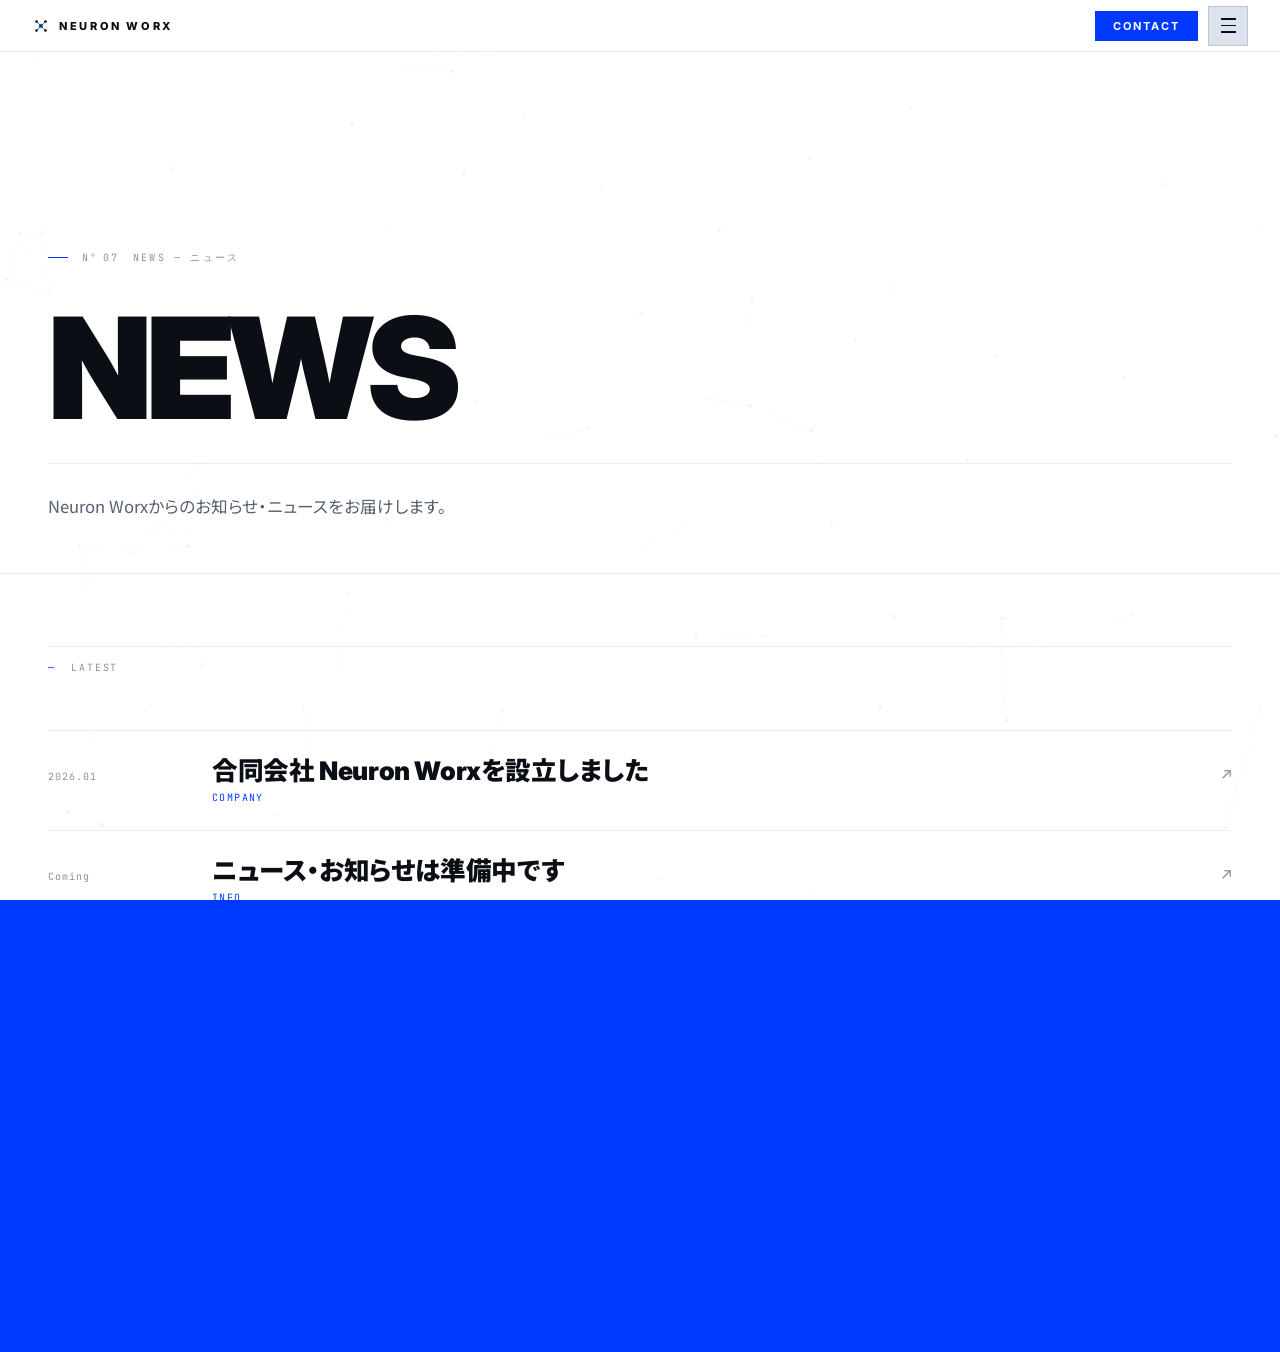
<file: news.html>
<!doctype html>
<html lang="ja">
<head>
<meta charset="utf-8"/>
<meta name="viewport" content="width=device-width,initial-scale=1"/>
<title>News — Neuron Worx</title>
  <meta name="description" content="合同会社Neuron Worxのニュース・お知らせ。"/>
  <meta property="og:title" content="News — Neuron Worx"/>
  <meta property="og:description" content="合同会社Neuron Worxのニュース・お知らせ。"/>
  <meta property="og:type" content="website"/>
  <meta property="og:url" content="https://neuronworx.com/news"/>
  <meta property="og:site_name" content="Neuron Worx"/>
  <meta property="og:locale" content="ja_JP"/>
  <link rel="canonical" href="https://neuronworx.com/news"/>
<link rel="preconnect" href="https://fonts.googleapis.com"/>
<link rel="preconnect" href="https://fonts.gstatic.com" crossorigin/>
<link rel="stylesheet" href="https://fonts.googleapis.com/css2?family=Inter:wght@400;500;700;800;900&family=JetBrains+Mono:wght@400;500&family=Noto+Sans+JP:wght@400;500;700;900&display=swap"/>
<link rel="stylesheet" href="assets/theme.css"/>
<script>const TWEAK_DEFAULTS={"theme":"light","accent":"orange","font":"sans"};</script>
<style>
*,*::before,*::after{box-sizing:border-box;margin:0;padding:0;}
#bg-canvas{position:fixed;inset:0;width:100%;height:100%;z-index:0;pointer-events:none;opacity:.4;}
main{padding-top:52px;position:relative;z-index:1;}

/* ── 日本語組版 ──
   word-break:auto-phrase … 句読点・助詞の直前などで自然に折り返す (Chrome 119+)
   text-wrap:balance      … 見出し行の長さを均等に揃える
   text-wrap:pretty       … 本文の最終行が1単語だけにならないよう調整
   line-break:strict      … 禁則処理（句読点が行頭に来ない等）を厳密に適用 */
h1,h2,h3,h4{
  text-wrap:balance;
  word-break:keep-all;
  overflow-wrap:normal;
}
p,.ph-desc,.prose,.svc-desc,.job-desc,.tc-bio,.wk-t small{
  text-wrap:pretty;
  word-break:auto-phrase;
  overflow-wrap:break-word;
  line-break:strict;
}

.page-hero{
  min-height:58vh;padding:64px 48px 52px;
  display:flex;flex-direction:column;justify-content:flex-end;
  border-bottom:1px solid var(--line);position:relative;z-index:1;
}
.ph-eyebrow{
  display:flex;align-items:center;gap:14px;
  font-family:var(--mono);font-size:10px;letter-spacing:.22em;
  text-transform:uppercase;color:var(--ink-3);margin-bottom:44px;
}
.ph-eyebrow::before{content:"";width:20px;height:1px;background:var(--accent);flex-shrink:0;}
.ph-title{
  font-family:var(--display);font-style:var(--display-style);
  font-weight:var(--display-weight);
  font-size:clamp(60px,11vw,168px);
  line-height:.84;letter-spacing:-.045em;
  text-transform:uppercase;color:var(--ink);
}
.ph-title .accent{color:var(--accent);}
.ph-bottom{
  border-top:1px solid var(--line);padding-top:28px;margin-top:36px;
  display:flex;justify-content:space-between;align-items:flex-end;gap:40px;flex-wrap:wrap;
}
.ph-desc{
  font-family:"Noto Sans JP","Inter",sans-serif;
  font-size:clamp(13px,1.3vw,17px);line-height:1.75;
  color:var(--ink-2);max-width:46ch;
}

.sec{padding:72px 48px;border-bottom:1px solid var(--line);position:relative;z-index:1;}
.sec-hdr{
  display:flex;align-items:center;justify-content:space-between;
  border-top:1px solid var(--line);padding-top:14px;margin-bottom:56px;
  font-family:var(--mono);font-size:10px;letter-spacing:.18em;
  text-transform:uppercase;color:var(--ink-3);
}
.sec-hdr .n{color:var(--accent);}

.svc-item{border-bottom:1px solid var(--line);position:relative;}
.svc-item::before{
  content:"";position:absolute;left:0;top:0;bottom:0;width:3px;
  background:var(--accent);transform:scaleY(0);transform-origin:bottom;
  transition:transform .35s cubic-bezier(.2,.8,.2,1);
}
.svc-item:hover::before{transform:scaleY(1);}
.svc-head{
  display:grid;grid-template-columns:96px 1fr auto;
  align-items:center;gap:32px;padding:40px 48px;
}
.svc-num{display:flex;flex-direction:column;gap:4px;}
.svc-num .idx{font-family:var(--mono);font-size:10px;letter-spacing:.14em;color:var(--ink-3);}
.svc-num .big{
  font-family:var(--display);font-style:var(--display-style);font-weight:var(--display-weight);
  font-size:52px;line-height:1;color:var(--accent);letter-spacing:-.04em;
}
.svc-name{
  font-family:var(--display);font-style:var(--display-style);font-weight:var(--display-weight);
  font-size:clamp(28px,3.8vw,60px);line-height:1.05;letter-spacing:-.025em;color:var(--ink);
  word-break:keep-all;
}
.svc-name-en{font-family:var(--mono);font-size:11px;letter-spacing:.16em;text-transform:uppercase;color:var(--ink-3);margin-top:8px;}
.svc-arr{font-size:22px;color:var(--ink-3);flex-shrink:0;transition:transform .25s,color .2s;}
.svc-item:hover .svc-arr{transform:translateX(8px);color:var(--accent);}
.svc-body{padding:0 48px 52px 176px;}
.svc-desc{font-family:var(--sans);font-size:15px;line-height:2;color:var(--ink-2);max-width:56ch;margin-bottom:28px;}
.svc-ul{list-style:none;border-top:1px solid var(--line);}
.svc-ul li{
  display:flex;align-items:baseline;gap:14px;
  padding:13px 0;border-bottom:1px solid var(--line);
  font-family:var(--sans);font-size:14px;color:var(--ink-2);line-height:1.7;
}
.svc-ul li::before{content:"—";color:var(--accent);flex-shrink:0;font-family:var(--mono);font-size:11px;}

.wk-list{border-top:1px solid var(--line);}
.wk-row{
  display:grid;grid-template-columns:64px 1fr 180px 32px;
  align-items:baseline;gap:24px;
  padding:28px 0;border-bottom:1px solid var(--line);
  cursor:pointer;position:relative;transition:padding .2s;
}
.wk-row::before{
  content:"";position:absolute;left:-48px;top:0;bottom:0;
  width:3px;background:var(--accent);
  transform:scaleY(0);transform-origin:top;
  transition:transform .28s cubic-bezier(.2,.8,.2,1);
}
.wk-row:hover::before{transform:scaleY(1);}
.wk-row:hover{padding-left:8px;}
.wk-n{font-family:var(--mono);font-size:10px;letter-spacing:.1em;color:var(--ink-3);}
.wk-t{
  font-family:var(--display);font-style:var(--display-style);font-weight:var(--display-weight);
  font-size:clamp(18px,2.2vw,34px);letter-spacing:-.015em;line-height:1.05;color:var(--ink);
  word-break:keep-all;
}
.wk-t small{display:block;font-family:var(--sans);font-style:normal;font-size:12px;color:var(--ink-3);margin-top:5px;font-weight:400;word-break:auto-phrase;}
.wk-cat{font-family:var(--mono);font-size:10px;letter-spacing:.14em;text-transform:uppercase;color:var(--accent);}
.wk-arr{color:var(--ink-3);font-family:var(--mono);transition:color .2s,transform .2s;}
.wk-row:hover .wk-arr{color:var(--accent);transform:translateX(4px);}

.co-dl{border-top:1px solid var(--line);}
.co-row{
  display:grid;grid-template-columns:200px 1fr;
  padding:20px 0;border-bottom:1px solid var(--line);
  font-family:var(--sans);font-size:14px;line-height:1.8;gap:32px;
}
.co-row dt{color:var(--ink-3);font-weight:600;letter-spacing:.04em;}
.co-row dd{color:var(--ink-2);}

.prose{font-family:"Noto Sans JP","Inter",sans-serif;font-size:15px;line-height:2.1;color:var(--ink-2);max-width:60ch;}
.prose p+p{margin-top:1.1em;}
.prose b{color:var(--ink);font-weight:700;}

.ct-grid{display:grid;grid-template-columns:1fr 1fr;gap:80px;}
.ct-block{margin-bottom:40px;}
.ct-label{font-family:var(--mono);font-size:10px;letter-spacing:.22em;text-transform:uppercase;color:var(--ink-3);margin-bottom:12px;}
.ct-val{font-family:var(--sans);font-size:17px;color:var(--ink);line-height:1.5;}
.ct-note{font-family:var(--sans);font-size:13px;color:var(--ink-3);margin-top:6px;}

.job-list{border-top:1px solid var(--line);}
.job-item{
  display:grid;grid-template-columns:160px 1fr;gap:32px;
  padding:40px 0;border-bottom:1px solid var(--line);
}
.job-type{font-family:var(--mono);font-size:10px;letter-spacing:.18em;text-transform:uppercase;color:var(--accent);padding-top:6px;}
.job-title{
  font-family:var(--display);font-style:var(--display-style);font-weight:var(--display-weight);
  font-size:clamp(20px,2.5vw,38px);letter-spacing:-.02em;color:var(--ink);margin-bottom:12px;line-height:1.1;
  word-break:keep-all;
}
.job-desc{font-family:var(--sans);font-size:14px;color:var(--ink-2);line-height:1.9;max-width:56ch;}

.team-grid{display:grid;grid-template-columns:repeat(3,1fr);gap:0;border-top:1px solid var(--line);border-left:1px solid var(--line);}
.team-card{border-right:1px solid var(--line);border-bottom:1px solid var(--line);padding:40px 32px;}
.tc-role{font-family:var(--mono);font-size:10px;letter-spacing:.18em;text-transform:uppercase;color:var(--accent);margin-bottom:12px;}
.tc-name{
  font-family:var(--display);font-style:var(--display-style);font-weight:var(--display-weight);
  font-size:clamp(20px,2.2vw,36px);letter-spacing:-.02em;color:var(--ink);margin-bottom:12px;line-height:1.1;
  word-break:keep-all;
}
.tc-bio{font-family:var(--sans);font-size:13px;color:var(--ink-3);line-height:1.9;}

.news-list{border-top:1px solid var(--line);}
.news-row{
  display:grid;grid-template-columns:140px 1fr auto;
  align-items:baseline;gap:24px;
  padding:26px 0;border-bottom:1px solid var(--line);cursor:pointer;
  transition:padding .2s;position:relative;
}
.news-row::before{content:"";position:absolute;left:-48px;top:0;bottom:0;width:3px;background:var(--accent);transform:scaleY(0);transform-origin:top;transition:transform .28s cubic-bezier(.2,.8,.2,1);}
.news-row:hover::before{transform:scaleY(1);}
.news-row:hover{padding-left:8px;}
.nw-date{font-family:var(--mono);font-size:10px;letter-spacing:.1em;color:var(--ink-3);}
.nw-title{font-family:var(--display);font-style:var(--display-style);font-weight:var(--display-weight);font-size:clamp(18px,2vw,30px);letter-spacing:-.015em;color:var(--ink);line-height:1.1;word-break:keep-all;}
.nw-cat{font-family:var(--mono);font-size:10px;letter-spacing:.14em;text-transform:uppercase;color:var(--accent);margin-top:6px;}
.nw-arr{color:var(--ink-3);font-family:var(--mono);transition:color .2s,transform .2s;}
.news-row:hover .nw-arr{color:var(--accent);transform:translateX(4px);}

.btn{display:inline-flex;align-items:center;gap:10px;font-family:var(--sans);font-size:11px;font-weight:700;letter-spacing:.2em;text-transform:uppercase;padding:13px 26px;border:1px solid var(--line-2);color:var(--ink);cursor:pointer;transition:all .2s;}
.btn:hover{background:var(--ink);color:var(--bg);border-color:var(--ink);}
.btn.primary{background:var(--accent);color:#000;border-color:var(--accent);}
.btn.primary:hover{background:var(--bg);color:var(--accent);border-color:var(--accent);}

@media(max-width:900px){
  .page-hero{padding:80px 24px 48px;min-height:auto;}
  .sec{padding:56px 24px;}
  .svc-head{grid-template-columns:64px 1fr auto;gap:16px;padding:32px 24px;}
  .svc-num .big{font-size:36px;}
  .svc-body{padding:0 24px 40px;}
  .wk-row{grid-template-columns:40px 1fr;}.wk-cat,.wk-arr{display:none;}
  .wk-row::before{left:-24px;}
  .co-row{grid-template-columns:1fr;gap:4px;}
  .ct-grid{grid-template-columns:1fr;gap:40px;}
  .job-item{grid-template-columns:1fr;gap:12px;}
  .team-grid{grid-template-columns:1fr 1fr;}
  .news-row{grid-template-columns:100px 1fr;}.nw-arr{display:none;}
  .news-row::before{left:-24px;}
  .ph-bottom{flex-direction:column;align-items:flex-start;}
}
@media(max-width:600px){.team-grid{grid-template-columns:1fr;}}

@media(max-width:600px){
  .page-hero{padding:72px 16px 40px;min-height:auto;}
  .ph-title{font-size:clamp(44px,13vw,96px);}
  .ph-bottom{gap:20px;}
  .sec{padding:44px 16px;}
  .s-cta{padding:44px 16px;}
  .wk-row{padding:18px 0;gap:12px;}
  .svc-body-desc{font-size:15px;}
  .svc-ul li{font-size:14px;padding:14px 0;}
  .cta-text{font-size:clamp(32px,10vw,64px);}
}
@media(max-width:480px){
  .ph-title{font-size:clamp(40px,12vw,72px);}
  .ph-eyebrow{margin-bottom:28px;}
}
</style>
<script type="application/ld+json">
{
  "@context": "https://schema.org",
  "@type": "WebPage",
  "@id": "https://neuronworx.com/news",
  "url": "https://neuronworx.com/news",
  "name": "News — Neuron Worx",
  "description": "Neuron Worxのニュース・お知らせ。",
  "inLanguage": "ja",
  "isPartOf": { "@id": "https://neuronworx.com/#website" },
  "provider": { "@id": "https://neuronworx.com/#organization" }
}
</script>
</head>
<body data-theme="light" data-accent="orange" data-font="sans">
<canvas id="bg-canvas"></canvas>
<div class="menu-overlay" id="menu">
  <button class="menu-close" id="menu-close">×</button>
  <nav><ul class="menu-links">
    <li><a href="/">Index <span class="arr">↗</span></a></li>
    <li><a href="/about">About <span class="arr">↗</span></a></li>
    <li><a href="/services">Services <span class="arr">↗</span></a></li>
    <li><a href="/team">Team <span class="arr">↗</span></a></li>
    <li><a href="/careers">Careers <span class="arr">↗</span></a></li>
    <li><a href="/news">News <span class="arr">↗</span></a></li>
    <li><a href="/company">Company <span class="arr">↗</span></a></li>
    <li><a href="/contact">Contact <span class="arr">↗</span></a></li>
  </ul></nav>
  <div class="menu-foot"><span>© 2026 合同会社 Neuron Worx</span><span>Tokyo, Japan</span></div>
</div>
<nav class="site-nav">
  <a class="logo" href="/"><span class="logo-mark"><svg viewBox="0 0 24 24" fill="none"><defs><linearGradient id="nwlg" x1="0" y1="0" x2="1" y2="1"><stop offset="0" stop-color="#0038ff"/><stop offset="1" stop-color="#00c2ff"/></linearGradient></defs><circle cx="6" cy="6" r="1.8" fill="currentColor"/><circle cx="18" cy="6" r="1.8" fill="currentColor"/><circle cx="6" cy="18" r="1.8" fill="currentColor"/><circle cx="18" cy="18" r="1.8" fill="currentColor"/><circle cx="12" cy="12" r="3" fill="url(#nwlg)"/><path d="M6 6 L12 12 L18 6 M6 18 L12 12 L18 18" stroke="currentColor" stroke-width="0.85"/></svg></span>NEURON WORX</a>
  <div class="nav-right">
    <a class="nav-contact" href="/contact">CONTACT</a>
    <button class="nav-hamburger" id="menu-open"><span></span><span></span><span></span></button>
  </div>
</nav>
<main>
  <section class="page-hero">
    <div class="ph-eyebrow"><span>N°&thinsp;07</span><span>News — ニュース</span></div>
    <h1 class="ph-title">NEWS</h1>
    <div class="ph-bottom">
      <p class="ph-desc">Neuron Worxからのお知らせ・ニュースをお届けします。</p>
    </div>
  </section>

  <section class="sec reveal">
    <div class="sec-hdr"><span><span class="n">—</span>&nbsp;&nbsp;Latest</span></div>
    <div class="news-list">
      <div class="news-row">
        <div class="nw-date">2026.01</div>
        <div><div class="nw-title">合同会社 Neuron Worxを設立しました</div><div class="nw-cat">Company</div></div>
        <div class="nw-arr">↗</div>
      </div>
      <div class="news-row">
        <div class="nw-date">Coming</div>
        <div><div class="nw-title">ニュース・お知らせは準備中です</div><div class="nw-cat">Info</div></div>
        <div class="nw-arr">↗</div>
      </div>
    </div>
  </section>
</main>
<footer class="site-footer">
  <div class="footer-grid">
    <div>
      <div style="font-family:var(--sans);font-size:11px;font-weight:800;letter-spacing:.24em;color:var(--ink);margin-bottom:16px;text-transform:uppercase;">Neuron Worx</div>
      <p style="font-family:var(--sans);font-size:13px;color:var(--ink-3);line-height:1.9;max-width:36ch;">合同会社 Neuron Worx。採用支援、飲食事業、AI・DX・SAPコンサル。</p>
      <p style="font-family:var(--mono);font-size:10px;letter-spacing:.16em;color:var(--ink-3);margin-top:20px;">設立 2026年1月 · 東京都渋谷区</p>
    </div>
    <div><h5>Sitemap</h5><ul><li><a href="/">Index</a></li><li><a href="/about">About</a></li><li><a href="/services">Services</a></li></ul></div>
    <div><h5>Company</h5><ul><li><a href="/team">Team</a></li><li><a href="/careers">Careers</a></li><li><a href="/news">News</a></li><li><a href="/company">Company</a></li></ul></div>
    <div><h5>Contact</h5><ul><li><a href="/contact">→ お問い合わせ</a></li><li><a href="/careers">→ 採用情報</a></li></ul></div>
  </div>
  <div class="footer-copy"><span>© 2026 合同会社 Neuron Worx</span><span>Built in Tokyo</span></div>
</footer>
<div class="page-trans" id="page-trans"></div>
<script src="assets/app.js"></script>
</body>
</html>
</file>
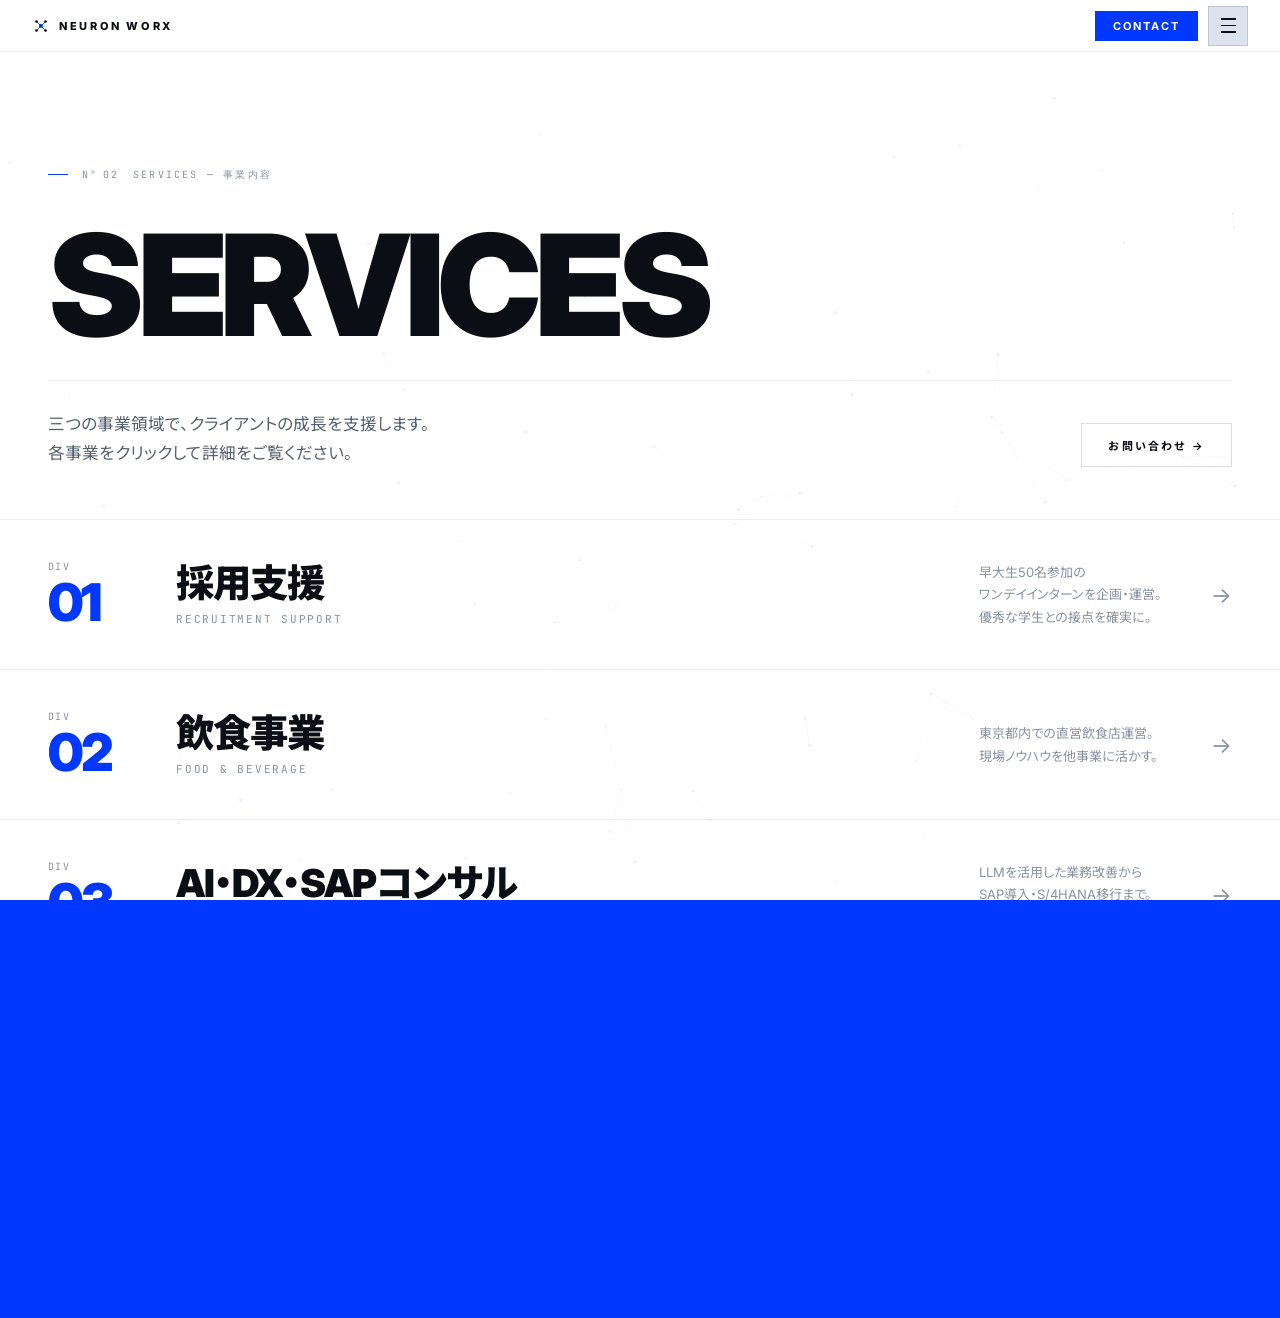
<file: services.html>
<!doctype html>
<html lang="ja">
<head>
<meta charset="utf-8"/>
<meta name="viewport" content="width=device-width,initial-scale=1"/>
<title>Services — Neuron Worx</title>
<meta name="description" content="Neuron Worxの事業内容。採用支援、飲食事業、AI・DX・SAPコンサルの3つの領域でクライアントを支援します。"/>
<meta property="og:title" content="Services — Neuron Worx"/>
<meta property="og:description" content="採用支援、飲食事業、AI・DX・SAPコンサル。"/>
<meta property="og:type" content="website"/>
<meta property="og:url" content="https://neuronworx.com/services"/>
<meta property="og:site_name" content="Neuron Worx"/>
<meta property="og:locale" content="ja_JP"/>
<link rel="canonical" href="https://neuronworx.com/services"/>
<link rel="preconnect" href="https://fonts.googleapis.com"/>
<link rel="preconnect" href="https://fonts.gstatic.com" crossorigin/>
<link rel="stylesheet" href="https://fonts.googleapis.com/css2?family=Inter:wght@400;500;700;800;900&family=JetBrains+Mono:wght@400;500&family=Noto+Sans+JP:wght@400;500;700;900&display=swap"/>
<link rel="stylesheet" href="assets/theme.css"/>
<script>const TWEAK_DEFAULTS={"theme":"light","accent":"orange","font":"sans"};</script>
<style>
*,*::before,*::after{box-sizing:border-box;margin:0;padding:0;}
#bg-canvas{position:fixed;inset:0;width:100%;height:100%;z-index:0;pointer-events:none;opacity:.4;}
main{padding-top:52px;position:relative;z-index:1;}
h1,h2,h3,h4{text-wrap:balance;word-break:keep-all;overflow-wrap:normal;}
p{text-wrap:pretty;word-break:auto-phrase;overflow-wrap:break-word;line-break:strict;}

.page-hero{min-height:52vh;padding:64px 48px 52px;display:flex;flex-direction:column;justify-content:flex-end;border-bottom:1px solid var(--line);position:relative;z-index:1;}
.ph-eyebrow{display:flex;align-items:center;gap:14px;font-family:var(--mono);font-size:10px;letter-spacing:.22em;text-transform:uppercase;color:var(--ink-3);margin-bottom:44px;}
.ph-eyebrow::before{content:"";width:20px;height:1px;background:var(--accent);flex-shrink:0;}
.ph-title{font-family:var(--display);font-style:var(--display-style);font-weight:var(--display-weight);font-size:clamp(60px,11vw,168px);line-height:.84;letter-spacing:-.045em;text-transform:uppercase;color:var(--ink);}
.ph-bottom{border-top:1px solid var(--line);padding-top:28px;margin-top:36px;display:flex;justify-content:space-between;align-items:flex-end;gap:40px;flex-wrap:wrap;}
.ph-desc{font-family:"Noto Sans JP","Inter",sans-serif;font-size:clamp(13px,1.3vw,17px);line-height:1.75;color:var(--ink-2);max-width:46ch;}

/* Service rows — link to individual pages */
.svc-list{position:relative;z-index:1;}
.svc-row{
  display:grid;grid-template-columns:96px 1fr 200px auto;
  align-items:center;gap:32px;
  padding:40px 48px;border-bottom:1px solid var(--line);
  text-decoration:none;color:inherit;
  position:relative;transition:background .2s;
}
.svc-row::before{
  content:"";position:absolute;left:0;top:0;bottom:0;width:3px;
  background:var(--accent);transform:scaleY(0);transform-origin:bottom;
  transition:transform .35s cubic-bezier(.2,.8,.2,1);
}
.svc-row:hover::before{transform:scaleY(1);}
.svc-row:hover{background:rgba(0,56,255,.06);}
.svc-num{display:flex;flex-direction:column;gap:4px;}
.svc-num .idx{font-family:var(--mono);font-size:10px;letter-spacing:.14em;color:var(--ink-3);}
.svc-num .big{font-family:var(--display);font-style:var(--display-style);font-weight:var(--display-weight);font-size:52px;line-height:1;color:var(--accent);letter-spacing:-.04em;}
.svc-name-wrap{}
.svc-name{font-family:var(--display);font-style:var(--display-style);font-weight:var(--display-weight);font-size:clamp(24px,3vw,52px);line-height:1.05;letter-spacing:-.025em;color:var(--ink);}
.svc-en{font-family:var(--mono);font-size:11px;letter-spacing:.16em;text-transform:uppercase;color:var(--ink-3);margin-top:8px;}
.svc-brief{font-family:var(--sans);font-size:13px;color:var(--ink-3);line-height:1.7;max-width:40ch;}
.svc-arr{font-size:22px;color:var(--ink-3);flex-shrink:0;transition:transform .25s,color .2s;}
.svc-row:hover .svc-arr{transform:translateX(8px);color:var(--accent);}

@media(max-width:1100px){.svc-row{grid-template-columns:64px 1fr auto;}.svc-brief{display:none;}}
@media(max-width:900px){
  .page-hero{padding:80px 24px 48px;min-height:auto;}
  .svc-row{padding:28px 24px;gap:16px;}
  .svc-num .big{font-size:36px;}
  .ph-bottom{flex-direction:column;align-items:flex-start;}
}

@media(max-width:600px){
  .page-hero{padding:72px 16px 40px;min-height:auto;}
  .ph-title{font-size:clamp(44px,13vw,96px);}
  .ph-bottom{gap:20px;}
  .sec{padding:44px 16px;}
  .s-cta{padding:44px 16px;}
  .wk-row{padding:18px 0;gap:12px;}
  .svc-body-desc{font-size:15px;}
  .svc-ul li{font-size:14px;padding:14px 0;}
  .cta-text{font-size:clamp(32px,10vw,64px);}
}
@media(max-width:480px){
  .ph-title{font-size:clamp(40px,12vw,72px);}
  .ph-eyebrow{margin-bottom:28px;}
}
</style>
<script type="application/ld+json">
{
  "@context": "https://schema.org",
  "@type": "CollectionPage",
  "@id": "https://neuronworx.com/services",
  "url": "https://neuronworx.com/services",
  "name": "Services — Neuron Worx",
  "description": "Neuron Worxの事業内容。採用支援、飲食事業、AI・DX・SAPコンサルの3つの領域でクライアントを支援します。",
  "inLanguage": "ja",
  "isPartOf": { "@id": "https://neuronworx.com/#website" },
  "provider": { "@id": "https://neuronworx.com/#organization" }
}
</script>
</head>
<body data-theme="light" data-accent="orange" data-font="sans">
<canvas id="bg-canvas"></canvas>

<div class="menu-overlay" id="menu">
  <button class="menu-close" id="menu-close">×</button>
  <nav><ul class="menu-links">
    <li><a href="/">Index <span class="arr">↗</span></a></li>
    <li><a href="/about">About <span class="arr">↗</span></a></li>
    <li><a href="/services">Services <span class="arr">↗</span></a></li>
    <li><a href="/team">Team <span class="arr">↗</span></a></li>
    <li><a href="/careers">Careers <span class="arr">↗</span></a></li>
    <li><a href="/news">News <span class="arr">↗</span></a></li>
    <li><a href="/company">Company <span class="arr">↗</span></a></li>
    <li><a href="/contact">Contact <span class="arr">↗</span></a></li>
  </ul></nav>
  <div class="menu-foot"><span>© 2026 合同会社 Neuron Worx</span><span>Tokyo, Japan</span></div>
</div>

<nav class="site-nav">
  <a class="logo" href="/"><span class="logo-mark"><svg viewBox="0 0 24 24" fill="none"><defs><linearGradient id="nwlg" x1="0" y1="0" x2="1" y2="1"><stop offset="0" stop-color="#0038ff"/><stop offset="1" stop-color="#00c2ff"/></linearGradient></defs><circle cx="6" cy="6" r="1.8" fill="currentColor"/><circle cx="18" cy="6" r="1.8" fill="currentColor"/><circle cx="6" cy="18" r="1.8" fill="currentColor"/><circle cx="18" cy="18" r="1.8" fill="currentColor"/><circle cx="12" cy="12" r="3" fill="url(#nwlg)"/><path d="M6 6 L12 12 L18 6 M6 18 L12 12 L18 18" stroke="currentColor" stroke-width="0.85"/></svg></span>NEURON WORX</a>
  <div class="nav-right">
    <a class="nav-contact" href="/contact">CONTACT</a>
    <button class="nav-hamburger" id="menu-open"><span></span><span></span><span></span></button>
  </div>
</nav>

<main>
  <section class="page-hero">
    <div class="ph-eyebrow"><span>N°&thinsp;02</span><span>Services — 事業内容</span></div>
    <h1 class="ph-title">SERVICES</h1>
    <div class="ph-bottom">
      <p class="ph-desc">三つの事業領域で、クライアントの成長を支援します。各事業をクリックして詳細をご覧ください。</p>
      <a class="btn" href="/contact" style="display:inline-flex;align-items:center;gap:10px;font-family:var(--sans);font-size:11px;font-weight:700;letter-spacing:.2em;text-transform:uppercase;padding:13px 26px;border:1px solid var(--line-2);color:var(--ink);transition:all .2s;">お問い合わせ →</a>
    </div>
  </section>

  <div class="svc-list">
    <a class="svc-row reveal" href="/services/branding">
      <div class="svc-num"><span class="idx">DIV</span><span class="big">01</span></div>
      <div class="svc-name-wrap">
        <div class="svc-name">採用支援</div>
        <div class="svc-en">Recruitment Support</div>
      </div>
      <p class="svc-brief">早大生50名参加のワンデイインターンを企画・運営。優秀な学生との接点を確実に。</p>
      <span class="svc-arr">→</span>
    </a>
    <a class="svc-row reveal" href="/services/fnb">
      <div class="svc-num"><span class="idx">DIV</span><span class="big">02</span></div>
      <div class="svc-name-wrap">
        <div class="svc-name">飲食事業</div>
        <div class="svc-en">Food &amp; Beverage</div>
      </div>
      <p class="svc-brief">東京都内での直営飲食店運営。現場ノウハウを他事業に活かす。</p>
      <span class="svc-arr">→</span>
    </a>
    <a class="svc-row reveal" href="/services/ai">
      <div class="svc-num"><span class="idx">DIV</span><span class="big">03</span></div>
      <div class="svc-name-wrap">
        <div class="svc-name">AI・DX・SAPコンサル</div>
        <div class="svc-en">AI, DX &amp; SAP Consulting</div>
      </div>
      <p class="svc-brief">LLMを活用した業務改善からSAP導入・S/4HANA移行まで。戦略立案から実行まで一貫支援。</p>
      <span class="svc-arr">→</span>
    </a>
  </div>
</main>

<footer class="site-footer">
  <div class="footer-grid">
    <div>
      <div style="font-family:var(--sans);font-size:11px;font-weight:800;letter-spacing:.24em;color:var(--ink);margin-bottom:16px;text-transform:uppercase;">Neuron Worx</div>
      <p style="font-family:var(--sans);font-size:13px;color:var(--ink-3);line-height:1.9;max-width:36ch;">合同会社 Neuron Worx。採用支援、飲食事業、AI・DX・SAPコンサル。</p>
      <p style="font-family:var(--mono);font-size:10px;letter-spacing:.16em;color:var(--ink-3);margin-top:20px;">設立 2026年1月 · 東京都渋谷区</p>
    </div>
    <div><h5>Sitemap</h5><ul><li><a href="/">Index</a></li><li><a href="/about">About</a></li><li><a href="/services">Services</a></li></ul></div>
    <div><h5>Company</h5><ul><li><a href="/team">Team</a></li><li><a href="/careers">Careers</a></li><li><a href="/news">News</a></li><li><a href="/company">Company</a></li></ul></div>
    <div><h5>Contact</h5><ul><li><a href="/contact">→ お問い合わせ</a></li><li><a href="/careers">→ 採用情報</a></li></ul></div>
  </div>
  <div class="footer-copy"><span>© 2026 合同会社 Neuron Worx</span><span>Built in Tokyo</span></div>
</footer>
<div class="page-trans" id="page-trans"></div>
<script src="assets/app.js"></script>
</body>
</html>
</file>
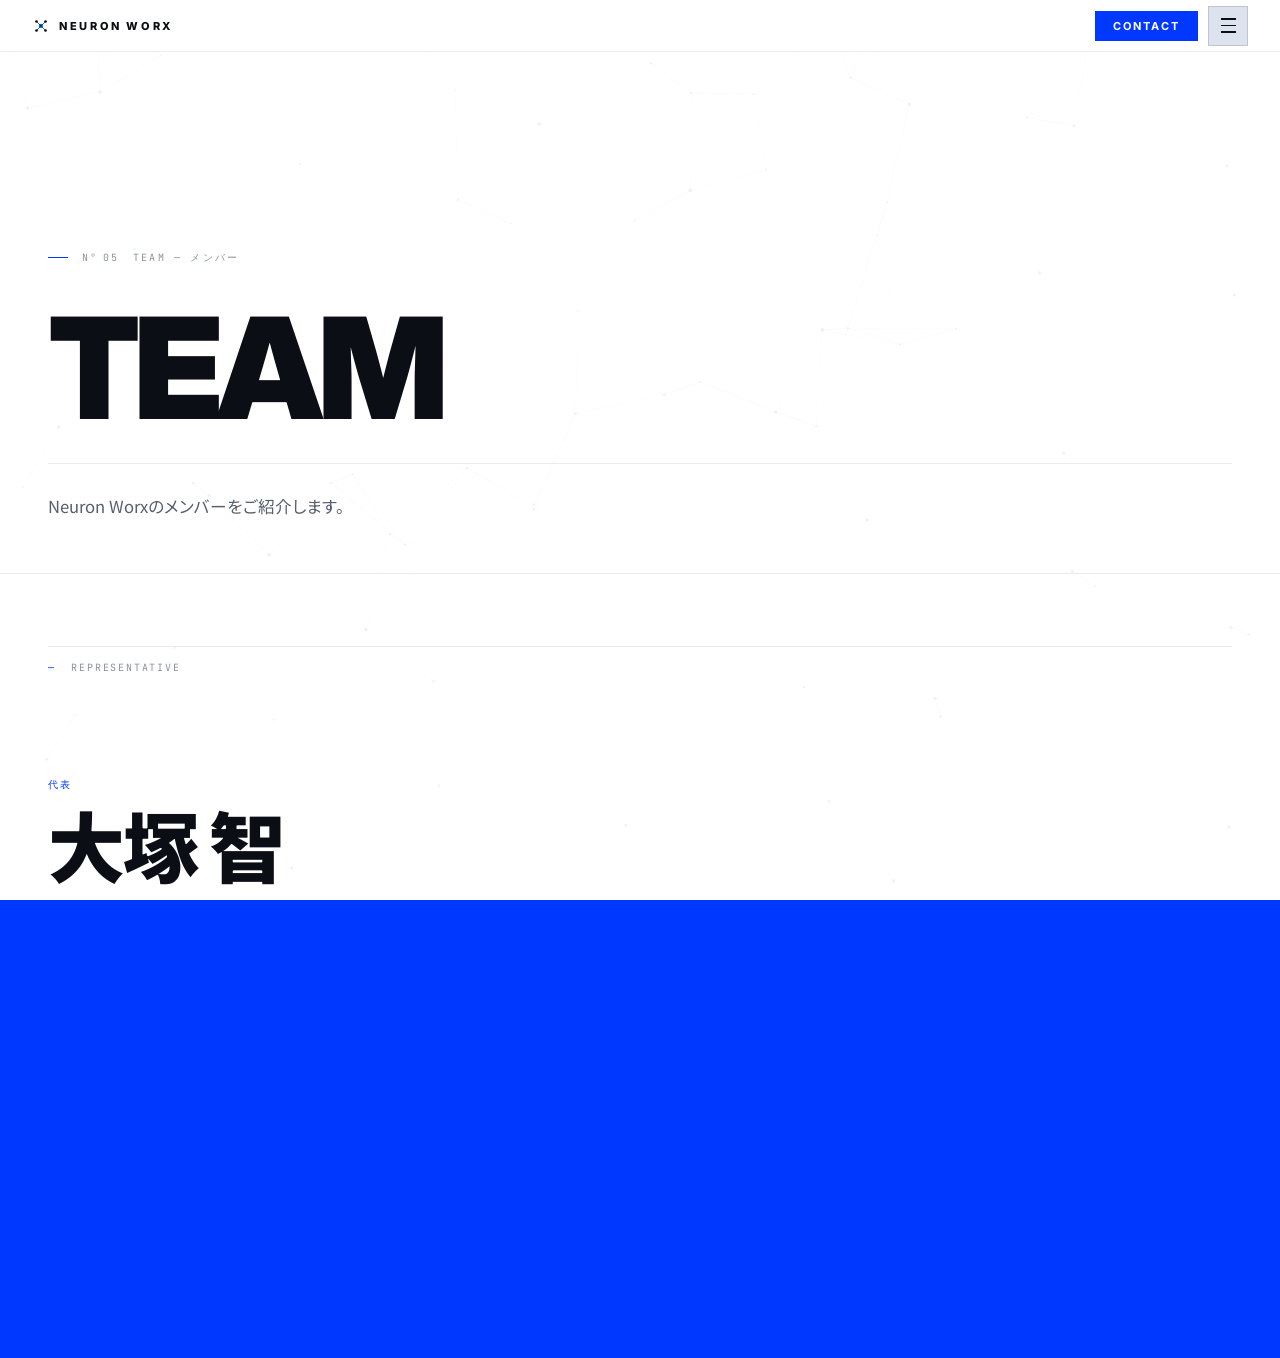
<file: team.html>
<!doctype html>
<html lang="ja">
<head>
<meta charset="utf-8"/>
<meta name="viewport" content="width=device-width,initial-scale=1"/>
<title>Team — Neuron Worx</title>
  <meta name="description" content="Neuron Worxのメンバー紹介。代表 大塚智。"/>
  <meta property="og:title" content="Team — Neuron Worx"/>
  <meta property="og:description" content="Neuron Worxのメンバー紹介。代表 大塚智。"/>
  <meta property="og:type" content="website"/>
  <meta property="og:url" content="https://neuronworx.com/team"/>
  <meta property="og:site_name" content="Neuron Worx"/>
  <meta property="og:locale" content="ja_JP"/>
  <link rel="canonical" href="https://neuronworx.com/team"/>
<link rel="preconnect" href="https://fonts.googleapis.com"/>
<link rel="preconnect" href="https://fonts.gstatic.com" crossorigin/>
<link rel="stylesheet" href="https://fonts.googleapis.com/css2?family=Inter:wght@400;500;700;800;900&family=JetBrains+Mono:wght@400;500&family=Noto+Sans+JP:wght@400;500;700;900&display=swap"/>
<link rel="stylesheet" href="assets/theme.css"/>
<script>const TWEAK_DEFAULTS={"theme":"light","accent":"orange","font":"sans"};</script>
<style>
*,*::before,*::after{box-sizing:border-box;margin:0;padding:0;}
#bg-canvas{position:fixed;inset:0;width:100%;height:100%;z-index:0;pointer-events:none;opacity:.4;}
main{padding-top:52px;position:relative;z-index:1;}

/* ── 日本語組版 ──
   word-break:auto-phrase … 句読点・助詞の直前などで自然に折り返す (Chrome 119+)
   text-wrap:balance      … 見出し行の長さを均等に揃える
   text-wrap:pretty       … 本文の最終行が1単語だけにならないよう調整
   line-break:strict      … 禁則処理（句読点が行頭に来ない等）を厳密に適用 */
h1,h2,h3,h4{
  text-wrap:balance;
  word-break:keep-all;
  overflow-wrap:normal;
}
p,.ph-desc,.prose,.svc-desc,.job-desc,.tc-bio,.wk-t small{
  text-wrap:pretty;
  word-break:auto-phrase;
  overflow-wrap:break-word;
  line-break:strict;
}

.page-hero{
  min-height:58vh;padding:64px 48px 52px;
  display:flex;flex-direction:column;justify-content:flex-end;
  border-bottom:1px solid var(--line);position:relative;z-index:1;
}
.ph-eyebrow{
  display:flex;align-items:center;gap:14px;
  font-family:var(--mono);font-size:10px;letter-spacing:.22em;
  text-transform:uppercase;color:var(--ink-3);margin-bottom:44px;
}
.ph-eyebrow::before{content:"";width:20px;height:1px;background:var(--accent);flex-shrink:0;}
.ph-title{
  font-family:var(--display);font-style:var(--display-style);
  font-weight:var(--display-weight);
  font-size:clamp(60px,11vw,168px);
  line-height:.84;letter-spacing:-.045em;
  text-transform:uppercase;color:var(--ink);
}
.ph-title .accent{color:var(--accent);}
.ph-bottom{
  border-top:1px solid var(--line);padding-top:28px;margin-top:36px;
  display:flex;justify-content:space-between;align-items:flex-end;gap:40px;flex-wrap:wrap;
}
.ph-desc{
  font-family:"Noto Sans JP","Inter",sans-serif;
  font-size:clamp(13px,1.3vw,17px);line-height:1.75;
  color:var(--ink-2);max-width:46ch;
}

.sec{padding:72px 48px;border-bottom:1px solid var(--line);position:relative;z-index:1;}
.sec-hdr{
  display:flex;align-items:center;justify-content:space-between;
  border-top:1px solid var(--line);padding-top:14px;margin-bottom:56px;
  font-family:var(--mono);font-size:10px;letter-spacing:.18em;
  text-transform:uppercase;color:var(--ink-3);
}
.sec-hdr .n{color:var(--accent);}

.svc-item{border-bottom:1px solid var(--line);position:relative;}
.svc-item::before{
  content:"";position:absolute;left:0;top:0;bottom:0;width:3px;
  background:var(--accent);transform:scaleY(0);transform-origin:bottom;
  transition:transform .35s cubic-bezier(.2,.8,.2,1);
}
.svc-item:hover::before{transform:scaleY(1);}
.svc-head{
  display:grid;grid-template-columns:96px 1fr auto;
  align-items:center;gap:32px;padding:40px 48px;
}
.svc-num{display:flex;flex-direction:column;gap:4px;}
.svc-num .idx{font-family:var(--mono);font-size:10px;letter-spacing:.14em;color:var(--ink-3);}
.svc-num .big{
  font-family:var(--display);font-style:var(--display-style);font-weight:var(--display-weight);
  font-size:52px;line-height:1;color:var(--accent);letter-spacing:-.04em;
}
.svc-name{
  font-family:var(--display);font-style:var(--display-style);font-weight:var(--display-weight);
  font-size:clamp(28px,3.8vw,60px);line-height:1.05;letter-spacing:-.025em;color:var(--ink);
  word-break:keep-all;
}
.svc-name-en{font-family:var(--mono);font-size:11px;letter-spacing:.16em;text-transform:uppercase;color:var(--ink-3);margin-top:8px;}
.svc-arr{font-size:22px;color:var(--ink-3);flex-shrink:0;transition:transform .25s,color .2s;}
.svc-item:hover .svc-arr{transform:translateX(8px);color:var(--accent);}
.svc-body{padding:0 48px 52px 176px;}
.svc-desc{font-family:var(--sans);font-size:15px;line-height:2;color:var(--ink-2);max-width:56ch;margin-bottom:28px;}
.svc-ul{list-style:none;border-top:1px solid var(--line);}
.svc-ul li{
  display:flex;align-items:baseline;gap:14px;
  padding:13px 0;border-bottom:1px solid var(--line);
  font-family:var(--sans);font-size:14px;color:var(--ink-2);line-height:1.7;
}
.svc-ul li::before{content:"—";color:var(--accent);flex-shrink:0;font-family:var(--mono);font-size:11px;}

.wk-list{border-top:1px solid var(--line);}
.wk-row{
  display:grid;grid-template-columns:64px 1fr 180px 32px;
  align-items:baseline;gap:24px;
  padding:28px 0;border-bottom:1px solid var(--line);
  cursor:pointer;position:relative;transition:padding .2s;
}
.wk-row::before{
  content:"";position:absolute;left:-48px;top:0;bottom:0;
  width:3px;background:var(--accent);
  transform:scaleY(0);transform-origin:top;
  transition:transform .28s cubic-bezier(.2,.8,.2,1);
}
.wk-row:hover::before{transform:scaleY(1);}
.wk-row:hover{padding-left:8px;}
.wk-n{font-family:var(--mono);font-size:10px;letter-spacing:.1em;color:var(--ink-3);}
.wk-t{
  font-family:var(--display);font-style:var(--display-style);font-weight:var(--display-weight);
  font-size:clamp(18px,2.2vw,34px);letter-spacing:-.015em;line-height:1.05;color:var(--ink);
  word-break:keep-all;
}
.wk-t small{display:block;font-family:var(--sans);font-style:normal;font-size:12px;color:var(--ink-3);margin-top:5px;font-weight:400;word-break:auto-phrase;}
.wk-cat{font-family:var(--mono);font-size:10px;letter-spacing:.14em;text-transform:uppercase;color:var(--accent);}
.wk-arr{color:var(--ink-3);font-family:var(--mono);transition:color .2s,transform .2s;}
.wk-row:hover .wk-arr{color:var(--accent);transform:translateX(4px);}

.co-dl{border-top:1px solid var(--line);}
.co-row{
  display:grid;grid-template-columns:200px 1fr;
  padding:20px 0;border-bottom:1px solid var(--line);
  font-family:var(--sans);font-size:14px;line-height:1.8;gap:32px;
}
.co-row dt{color:var(--ink-3);font-weight:600;letter-spacing:.04em;}
.co-row dd{color:var(--ink-2);}

.prose{font-family:"Noto Sans JP","Inter",sans-serif;font-size:15px;line-height:2.1;color:var(--ink-2);max-width:60ch;}
.prose p+p{margin-top:1.1em;}
.prose b{color:var(--ink);font-weight:700;}

.ct-grid{display:grid;grid-template-columns:1fr 1fr;gap:80px;}
.ct-block{margin-bottom:40px;}
.ct-label{font-family:var(--mono);font-size:10px;letter-spacing:.22em;text-transform:uppercase;color:var(--ink-3);margin-bottom:12px;}
.ct-val{font-family:var(--sans);font-size:17px;color:var(--ink);line-height:1.5;}
.ct-note{font-family:var(--sans);font-size:13px;color:var(--ink-3);margin-top:6px;}

.job-list{border-top:1px solid var(--line);}
.job-item{
  display:grid;grid-template-columns:160px 1fr;gap:32px;
  padding:40px 0;border-bottom:1px solid var(--line);
}
.job-type{font-family:var(--mono);font-size:10px;letter-spacing:.18em;text-transform:uppercase;color:var(--accent);padding-top:6px;}
.job-title{
  font-family:var(--display);font-style:var(--display-style);font-weight:var(--display-weight);
  font-size:clamp(20px,2.5vw,38px);letter-spacing:-.02em;color:var(--ink);margin-bottom:12px;line-height:1.1;
  word-break:keep-all;
}
.job-desc{font-family:var(--sans);font-size:14px;color:var(--ink-2);line-height:1.9;max-width:56ch;}

.rep-card{padding:48px 0;}
.tc-role{font-family:var(--mono);font-size:10px;letter-spacing:.18em;text-transform:uppercase;color:var(--accent);margin-bottom:20px;}
.tc-name{
  font-family:var(--display);font-style:var(--display-style);font-weight:var(--display-weight);
  font-size:clamp(40px,6vw,96px);letter-spacing:-.03em;color:var(--ink);line-height:1;
  word-break:keep-all;
}
.tc-bio{font-family:var(--sans);font-size:13px;color:var(--ink-3);line-height:1.9;}

.news-list{border-top:1px solid var(--line);}
.news-row{
  display:grid;grid-template-columns:140px 1fr auto;
  align-items:baseline;gap:24px;
  padding:26px 0;border-bottom:1px solid var(--line);cursor:pointer;
  transition:padding .2s;position:relative;
}
.news-row::before{content:"";position:absolute;left:-48px;top:0;bottom:0;width:3px;background:var(--accent);transform:scaleY(0);transform-origin:top;transition:transform .28s cubic-bezier(.2,.8,.2,1);}
.news-row:hover::before{transform:scaleY(1);}
.news-row:hover{padding-left:8px;}
.nw-date{font-family:var(--mono);font-size:10px;letter-spacing:.1em;color:var(--ink-3);}
.nw-title{font-family:var(--display);font-style:var(--display-style);font-weight:var(--display-weight);font-size:clamp(18px,2vw,30px);letter-spacing:-.015em;color:var(--ink);line-height:1.1;word-break:keep-all;}
.nw-cat{font-family:var(--mono);font-size:10px;letter-spacing:.14em;text-transform:uppercase;color:var(--accent);margin-top:6px;}
.nw-arr{color:var(--ink-3);font-family:var(--mono);transition:color .2s,transform .2s;}
.news-row:hover .nw-arr{color:var(--accent);transform:translateX(4px);}

.btn{display:inline-flex;align-items:center;gap:10px;font-family:var(--sans);font-size:11px;font-weight:700;letter-spacing:.2em;text-transform:uppercase;padding:13px 26px;border:1px solid var(--line-2);color:var(--ink);cursor:pointer;transition:all .2s;}
.btn:hover{background:var(--ink);color:var(--bg);border-color:var(--ink);}
.btn.primary{background:var(--accent);color:#000;border-color:var(--accent);}
.btn.primary:hover{background:var(--bg);color:var(--accent);border-color:var(--accent);}

@media(max-width:900px){
  .page-hero{padding:80px 24px 48px;min-height:auto;}
  .sec{padding:56px 24px;}
  .svc-head{grid-template-columns:64px 1fr auto;gap:16px;padding:32px 24px;}
  .svc-num .big{font-size:36px;}
  .svc-body{padding:0 24px 40px;}
  .wk-row{grid-template-columns:40px 1fr;}.wk-cat,.wk-arr{display:none;}
  .wk-row::before{left:-24px;}
  .co-row{grid-template-columns:1fr;gap:4px;}
  .ct-grid{grid-template-columns:1fr;gap:40px;}
  .job-item{grid-template-columns:1fr;gap:12px;}
  .team-grid{grid-template-columns:1fr 1fr;}
  .news-row{grid-template-columns:100px 1fr;}.nw-arr{display:none;}
  .news-row::before{left:-24px;}
  .ph-bottom{flex-direction:column;align-items:flex-start;}
}
@media(max-width:600px){.team-grid{grid-template-columns:1fr;}}

@media(max-width:600px){
  .page-hero{padding:72px 16px 40px;min-height:auto;}
  .ph-title{font-size:clamp(44px,13vw,96px);}
  .ph-bottom{gap:20px;}
  .sec{padding:44px 16px;}
  .s-cta{padding:44px 16px;}
  .wk-row{padding:18px 0;gap:12px;}
  .svc-body-desc{font-size:15px;}
  .svc-ul li{font-size:14px;padding:14px 0;}
  .cta-text{font-size:clamp(32px,10vw,64px);}
}
@media(max-width:480px){
  .ph-title{font-size:clamp(40px,12vw,72px);}
  .ph-eyebrow{margin-bottom:28px;}
}
</style>
<script type="application/ld+json">
{
  "@context": "https://schema.org",
  "@type": "WebPage",
  "@id": "https://neuronworx.com/team",
  "url": "https://neuronworx.com/team",
  "name": "Team — Neuron Worx",
  "description": "Neuron Worxのチーム紹介。",
  "inLanguage": "ja",
  "isPartOf": { "@id": "https://neuronworx.com/#website" },
  "about": { "@id": "https://neuronworx.com/#organization" }
}
</script>
</head>
<body data-theme="light" data-accent="orange" data-font="sans">
<canvas id="bg-canvas"></canvas>
<div class="menu-overlay" id="menu">
  <button class="menu-close" id="menu-close">×</button>
  <nav><ul class="menu-links">
    <li><a href="/">Index <span class="arr">↗</span></a></li>
    <li><a href="/about">About <span class="arr">↗</span></a></li>
    <li><a href="/services">Services <span class="arr">↗</span></a></li>
    <li><a href="/team">Team <span class="arr">↗</span></a></li>
    <li><a href="/careers">Careers <span class="arr">↗</span></a></li>
    <li><a href="/news">News <span class="arr">↗</span></a></li>
    <li><a href="/company">Company <span class="arr">↗</span></a></li>
    <li><a href="/contact">Contact <span class="arr">↗</span></a></li>
  </ul></nav>
  <div class="menu-foot"><span>© 2026 合同会社 Neuron Worx</span><span>Tokyo, Japan</span></div>
</div>
<nav class="site-nav">
  <a class="logo" href="/"><span class="logo-mark"><svg viewBox="0 0 24 24" fill="none"><defs><linearGradient id="nwlg" x1="0" y1="0" x2="1" y2="1"><stop offset="0" stop-color="#0038ff"/><stop offset="1" stop-color="#00c2ff"/></linearGradient></defs><circle cx="6" cy="6" r="1.8" fill="currentColor"/><circle cx="18" cy="6" r="1.8" fill="currentColor"/><circle cx="6" cy="18" r="1.8" fill="currentColor"/><circle cx="18" cy="18" r="1.8" fill="currentColor"/><circle cx="12" cy="12" r="3" fill="url(#nwlg)"/><path d="M6 6 L12 12 L18 6 M6 18 L12 12 L18 18" stroke="currentColor" stroke-width="0.85"/></svg></span>NEURON WORX</a>
  <div class="nav-right">
    <a class="nav-contact" href="/contact">CONTACT</a>
    <button class="nav-hamburger" id="menu-open"><span></span><span></span><span></span></button>
  </div>
</nav>
<main>
  <section class="page-hero">
    <div class="ph-eyebrow"><span>N°&thinsp;05</span><span>Team — メンバー</span></div>
    <h1 class="ph-title">TEAM</h1>
    <div class="ph-bottom">
      <p class="ph-desc">Neuron Worxのメンバーをご紹介します。</p>
    </div>
  </section>

  <section class="sec reveal">
    <div class="sec-hdr"><span><span class="n">—</span>&nbsp;&nbsp;Representative</span></div>
    <div class="rep-card">
      <p class="tc-role">代表</p>
      <h2 class="tc-name">大塚 智</h2>
    </div>
  </section>
</main>
<footer class="site-footer">
  <div class="footer-grid">
    <div>
      <div style="font-family:var(--sans);font-size:11px;font-weight:800;letter-spacing:.24em;color:var(--ink);margin-bottom:16px;text-transform:uppercase;">Neuron Worx</div>
      <p style="font-family:var(--sans);font-size:13px;color:var(--ink-3);line-height:1.9;max-width:36ch;">合同会社 Neuron Worx。採用支援、飲食事業、AI・DX・SAPコンサル。</p>
      <p style="font-family:var(--mono);font-size:10px;letter-spacing:.16em;color:var(--ink-3);margin-top:20px;">設立 2026年1月 · 東京都渋谷区</p>
    </div>
    <div><h5>Sitemap</h5><ul><li><a href="/">Index</a></li><li><a href="/about">About</a></li><li><a href="/services">Services</a></li></ul></div>
    <div><h5>Company</h5><ul><li><a href="/team">Team</a></li><li><a href="/careers">Careers</a></li><li><a href="/news">News</a></li><li><a href="/company">Company</a></li></ul></div>
    <div><h5>Contact</h5><ul><li><a href="/contact">→ お問い合わせ</a></li><li><a href="/careers">→ 採用情報</a></li></ul></div>
  </div>
  <div class="footer-copy"><span>© 2026 合同会社 Neuron Worx</span><span>Built in Tokyo</span></div>
</footer>
<div class="page-trans" id="page-trans"></div>
<script src="assets/app.js"></script>
</body>
</html>
</file>
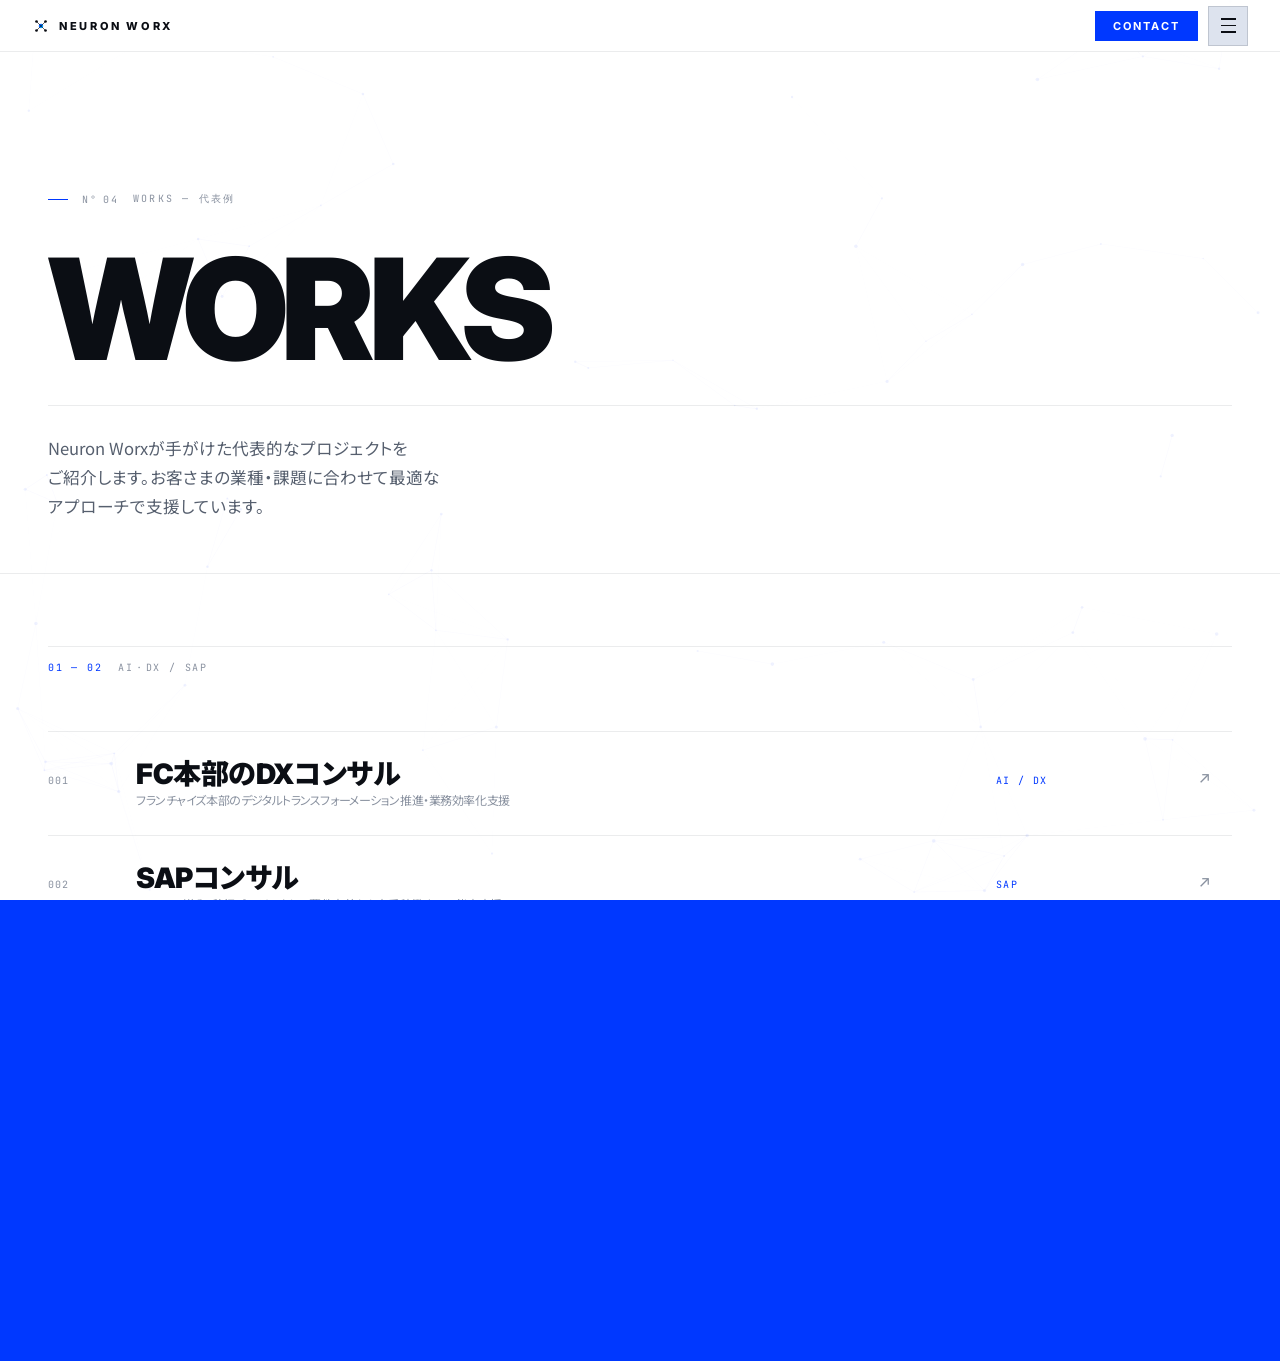
<file: works.html>
<!doctype html>
<html lang="ja">
<head>
<meta charset="utf-8"/>
<meta name="viewport" content="width=device-width,initial-scale=1"/>
<title>Works — Neuron Worx</title>
  <meta name="description" content="Neuron Worxの代表的なプロジェクト。FC本部のDXコンサル、SAP ERP導入・移行プロジェクトなど。"/>
  <meta property="og:title" content="Works — Neuron Worx"/>
  <meta property="og:description" content="Neuron Worxの代表的なプロジェクト。FC本部のDXコンサル、SAP ERP導入・移行プロジェクトなど。"/>
  <meta property="og:type" content="website"/>
  <meta property="og:url" content="https://neuronworx.com/works"/>
  <meta property="og:site_name" content="Neuron Worx"/>
  <meta property="og:locale" content="ja_JP"/>
  <link rel="canonical" href="https://neuronworx.com/works"/>
<link rel="preconnect" href="https://fonts.googleapis.com"/>
<link rel="preconnect" href="https://fonts.gstatic.com" crossorigin/>
<link rel="stylesheet" href="https://fonts.googleapis.com/css2?family=Inter:wght@400;500;700;800;900&family=JetBrains+Mono:wght@400;500&family=Noto+Sans+JP:wght@400;500;700;900&display=swap"/>
<link rel="stylesheet" href="assets/theme.css"/>
<script>const TWEAK_DEFAULTS={"theme":"light","accent":"orange","font":"sans"};</script>
<style>
*,*::before,*::after{box-sizing:border-box;margin:0;padding:0;}
#bg-canvas{position:fixed;inset:0;width:100%;height:100%;z-index:0;pointer-events:none;opacity:.4;}
main{padding-top:52px;position:relative;z-index:1;}

/* ── 日本語組版 ──
   word-break:auto-phrase … 句読点・助詞の直前などで自然に折り返す (Chrome 119+)
   text-wrap:balance      … 見出し行の長さを均等に揃える
   text-wrap:pretty       … 本文の最終行が1単語だけにならないよう調整
   line-break:strict      … 禁則処理（句読点が行頭に来ない等）を厳密に適用 */
h1,h2,h3,h4{
  text-wrap:balance;
  word-break:keep-all;
  overflow-wrap:normal;
}
p,.ph-desc,.prose,.svc-desc,.job-desc,.tc-bio,.wk-t small{
  text-wrap:pretty;
  word-break:auto-phrase;
  overflow-wrap:break-word;
  line-break:strict;
}

.page-hero{
  min-height:58vh;padding:64px 48px 52px;
  display:flex;flex-direction:column;justify-content:flex-end;
  border-bottom:1px solid var(--line);position:relative;z-index:1;
}
.ph-eyebrow{
  display:flex;align-items:center;gap:14px;
  font-family:var(--mono);font-size:10px;letter-spacing:.22em;
  text-transform:uppercase;color:var(--ink-3);margin-bottom:44px;
}
.ph-eyebrow::before{content:"";width:20px;height:1px;background:var(--accent);flex-shrink:0;}
.ph-title{
  font-family:var(--display);font-style:var(--display-style);
  font-weight:var(--display-weight);
  font-size:clamp(60px,11vw,168px);
  line-height:.84;letter-spacing:-.045em;
  text-transform:uppercase;color:var(--ink);
}
.ph-title .accent{color:var(--accent);}
.ph-bottom{
  border-top:1px solid var(--line);padding-top:28px;margin-top:36px;
  display:flex;justify-content:space-between;align-items:flex-end;gap:40px;flex-wrap:wrap;
}
.ph-desc{
  font-family:"Noto Sans JP","Inter",sans-serif;
  font-size:clamp(13px,1.3vw,17px);line-height:1.75;
  color:var(--ink-2);max-width:46ch;
}

.sec{padding:72px 48px;border-bottom:1px solid var(--line);position:relative;z-index:1;}
.sec-hdr{
  display:flex;align-items:center;justify-content:space-between;
  border-top:1px solid var(--line);padding-top:14px;margin-bottom:56px;
  font-family:var(--mono);font-size:10px;letter-spacing:.18em;
  text-transform:uppercase;color:var(--ink-3);
}
.sec-hdr .n{color:var(--accent);}

.svc-item{border-bottom:1px solid var(--line);position:relative;}
.svc-item::before{
  content:"";position:absolute;left:0;top:0;bottom:0;width:3px;
  background:var(--accent);transform:scaleY(0);transform-origin:bottom;
  transition:transform .35s cubic-bezier(.2,.8,.2,1);
}
.svc-item:hover::before{transform:scaleY(1);}
.svc-head{
  display:grid;grid-template-columns:96px 1fr auto;
  align-items:center;gap:32px;padding:40px 48px;
}
.svc-num{display:flex;flex-direction:column;gap:4px;}
.svc-num .idx{font-family:var(--mono);font-size:10px;letter-spacing:.14em;color:var(--ink-3);}
.svc-num .big{
  font-family:var(--display);font-style:var(--display-style);font-weight:var(--display-weight);
  font-size:52px;line-height:1;color:var(--accent);letter-spacing:-.04em;
}
.svc-name{
  font-family:var(--display);font-style:var(--display-style);font-weight:var(--display-weight);
  font-size:clamp(28px,3.8vw,60px);line-height:1.05;letter-spacing:-.025em;color:var(--ink);
  word-break:keep-all;
}
.svc-name-en{font-family:var(--mono);font-size:11px;letter-spacing:.16em;text-transform:uppercase;color:var(--ink-3);margin-top:8px;}
.svc-arr{font-size:22px;color:var(--ink-3);flex-shrink:0;transition:transform .25s,color .2s;}
.svc-item:hover .svc-arr{transform:translateX(8px);color:var(--accent);}
.svc-body{padding:0 48px 52px 176px;}
.svc-desc{font-family:var(--sans);font-size:15px;line-height:2;color:var(--ink-2);max-width:56ch;margin-bottom:28px;}
.svc-ul{list-style:none;border-top:1px solid var(--line);}
.svc-ul li{
  display:flex;align-items:baseline;gap:14px;
  padding:13px 0;border-bottom:1px solid var(--line);
  font-family:var(--sans);font-size:14px;color:var(--ink-2);line-height:1.7;
}
.svc-ul li::before{content:"—";color:var(--accent);flex-shrink:0;font-family:var(--mono);font-size:11px;}

.wk-list{border-top:1px solid var(--line);}
.wk-row{
  display:grid;grid-template-columns:64px 1fr 180px 32px;
  align-items:baseline;gap:24px;
  padding:28px 0;border-bottom:1px solid var(--line);
  cursor:pointer;position:relative;transition:padding .2s;
}
.wk-row::before{
  content:"";position:absolute;left:-48px;top:0;bottom:0;
  width:3px;background:var(--accent);
  transform:scaleY(0);transform-origin:top;
  transition:transform .28s cubic-bezier(.2,.8,.2,1);
}
.wk-row:hover::before{transform:scaleY(1);}
.wk-row:hover{padding-left:8px;}
.wk-n{font-family:var(--mono);font-size:10px;letter-spacing:.1em;color:var(--ink-3);}
.wk-t{
  font-family:var(--display);font-style:var(--display-style);font-weight:var(--display-weight);
  font-size:clamp(18px,2.2vw,34px);letter-spacing:-.015em;line-height:1.05;color:var(--ink);
  word-break:keep-all;
}
.wk-t small{display:block;font-family:var(--sans);font-style:normal;font-size:12px;color:var(--ink-3);margin-top:5px;font-weight:400;word-break:auto-phrase;}
.wk-cat{font-family:var(--mono);font-size:10px;letter-spacing:.14em;text-transform:uppercase;color:var(--accent);}
.wk-arr{color:var(--ink-3);font-family:var(--mono);transition:color .2s,transform .2s;}
.wk-row:hover .wk-arr{color:var(--accent);transform:translateX(4px);}

.co-dl{border-top:1px solid var(--line);}
.co-row{
  display:grid;grid-template-columns:200px 1fr;
  padding:20px 0;border-bottom:1px solid var(--line);
  font-family:var(--sans);font-size:14px;line-height:1.8;gap:32px;
}
.co-row dt{color:var(--ink-3);font-weight:600;letter-spacing:.04em;}
.co-row dd{color:var(--ink-2);}

.prose{font-family:"Noto Sans JP","Inter",sans-serif;font-size:15px;line-height:2.1;color:var(--ink-2);max-width:60ch;}
.prose p+p{margin-top:1.1em;}
.prose b{color:var(--ink);font-weight:700;}

.ct-grid{display:grid;grid-template-columns:1fr 1fr;gap:80px;}
.ct-block{margin-bottom:40px;}
.ct-label{font-family:var(--mono);font-size:10px;letter-spacing:.22em;text-transform:uppercase;color:var(--ink-3);margin-bottom:12px;}
.ct-val{font-family:var(--sans);font-size:17px;color:var(--ink);line-height:1.5;}
.ct-note{font-family:var(--sans);font-size:13px;color:var(--ink-3);margin-top:6px;}

.job-list{border-top:1px solid var(--line);}
.job-item{
  display:grid;grid-template-columns:160px 1fr;gap:32px;
  padding:40px 0;border-bottom:1px solid var(--line);
}
.job-type{font-family:var(--mono);font-size:10px;letter-spacing:.18em;text-transform:uppercase;color:var(--accent);padding-top:6px;}
.job-title{
  font-family:var(--display);font-style:var(--display-style);font-weight:var(--display-weight);
  font-size:clamp(20px,2.5vw,38px);letter-spacing:-.02em;color:var(--ink);margin-bottom:12px;line-height:1.1;
  word-break:keep-all;
}
.job-desc{font-family:var(--sans);font-size:14px;color:var(--ink-2);line-height:1.9;max-width:56ch;}

.team-grid{display:grid;grid-template-columns:repeat(3,1fr);gap:0;border-top:1px solid var(--line);border-left:1px solid var(--line);}
.team-card{border-right:1px solid var(--line);border-bottom:1px solid var(--line);padding:40px 32px;}
.tc-role{font-family:var(--mono);font-size:10px;letter-spacing:.18em;text-transform:uppercase;color:var(--accent);margin-bottom:12px;}
.tc-name{
  font-family:var(--display);font-style:var(--display-style);font-weight:var(--display-weight);
  font-size:clamp(20px,2.2vw,36px);letter-spacing:-.02em;color:var(--ink);margin-bottom:12px;line-height:1.1;
  word-break:keep-all;
}
.tc-bio{font-family:var(--sans);font-size:13px;color:var(--ink-3);line-height:1.9;}

.news-list{border-top:1px solid var(--line);}
.news-row{
  display:grid;grid-template-columns:140px 1fr auto;
  align-items:baseline;gap:24px;
  padding:26px 0;border-bottom:1px solid var(--line);cursor:pointer;
  transition:padding .2s;position:relative;
}
.news-row::before{content:"";position:absolute;left:-48px;top:0;bottom:0;width:3px;background:var(--accent);transform:scaleY(0);transform-origin:top;transition:transform .28s cubic-bezier(.2,.8,.2,1);}
.news-row:hover::before{transform:scaleY(1);}
.news-row:hover{padding-left:8px;}
.nw-date{font-family:var(--mono);font-size:10px;letter-spacing:.1em;color:var(--ink-3);}
.nw-title{font-family:var(--display);font-style:var(--display-style);font-weight:var(--display-weight);font-size:clamp(18px,2vw,30px);letter-spacing:-.015em;color:var(--ink);line-height:1.1;word-break:keep-all;}
.nw-cat{font-family:var(--mono);font-size:10px;letter-spacing:.14em;text-transform:uppercase;color:var(--accent);margin-top:6px;}
.nw-arr{color:var(--ink-3);font-family:var(--mono);transition:color .2s,transform .2s;}
.news-row:hover .nw-arr{color:var(--accent);transform:translateX(4px);}

.btn{display:inline-flex;align-items:center;gap:10px;font-family:var(--sans);font-size:11px;font-weight:700;letter-spacing:.2em;text-transform:uppercase;padding:13px 26px;border:1px solid var(--line-2);color:var(--ink);cursor:pointer;transition:all .2s;}
.btn:hover{background:var(--ink);color:var(--bg);border-color:var(--ink);}
.btn.primary{background:var(--accent);color:#000;border-color:var(--accent);}
.btn.primary:hover{background:var(--bg);color:var(--accent);border-color:var(--accent);}

@media(max-width:900px){
  .page-hero{padding:80px 24px 48px;min-height:auto;}
  .sec{padding:56px 24px;}
  .svc-head{grid-template-columns:64px 1fr auto;gap:16px;padding:32px 24px;}
  .svc-num .big{font-size:36px;}
  .svc-body{padding:0 24px 40px;}
  .wk-row{grid-template-columns:40px 1fr;}.wk-cat,.wk-arr{display:none;}
  .wk-row::before{left:-24px;}
  .co-row{grid-template-columns:1fr;gap:4px;}
  .ct-grid{grid-template-columns:1fr;gap:40px;}
  .job-item{grid-template-columns:1fr;gap:12px;}
  .team-grid{grid-template-columns:1fr 1fr;}
  .news-row{grid-template-columns:100px 1fr;}.nw-arr{display:none;}
  .news-row::before{left:-24px;}
  .ph-bottom{flex-direction:column;align-items:flex-start;}
}
@media(max-width:600px){.team-grid{grid-template-columns:1fr;}}
.page-nav{position:sticky;top:52px;z-index:40;background:color-mix(in oklab,var(--bg) 92%,transparent);backdrop-filter:blur(16px);border-bottom:1px solid var(--line);padding:0 48px;display:flex;gap:0;overflow-x:auto;scrollbar-width:none;}
.page-nav::-webkit-scrollbar{display:none;}
.pn-link{font-family:var(--mono);font-size:10px;letter-spacing:.16em;text-transform:uppercase;color:var(--ink-3);padding:16px 18px;white-space:nowrap;border-bottom:2px solid transparent;transition:color .2s,border-color .2s;flex-shrink:0;}
.pn-link:hover{color:var(--ink);}
.pn-link.active{color:var(--ink);border-bottom-color:var(--accent);}
@media(max-width:900px){.page-nav{padding:0 16px;}.pn-link{padding:14px 12px;font-size:9px;}}
</style>
</head>
<body data-theme="light" data-accent="orange" data-font="sans">
<canvas id="bg-canvas"></canvas>
<div class="menu-overlay" id="menu">
  <button class="menu-close" id="menu-close">×</button>
  <nav><ul class="menu-links">
    <li><a href="/">Index <span class="arr">↗</span></a></li>
    <li><a href="/about">About <span class="arr">↗</span></a></li>
    <li><a href="/services">Services <span class="arr">↗</span></a></li>
    <li><a href="/team">Team <span class="arr">↗</span></a></li>
    <li><a href="/careers">Careers <span class="arr">↗</span></a></li>
    <li><a href="/news">News <span class="arr">↗</span></a></li>
    <li><a href="/company">Company <span class="arr">↗</span></a></li>
    <li><a href="/contact">Contact <span class="arr">↗</span></a></li>
  </ul></nav>
  <div class="menu-foot"><span>© 2026 合同会社 Neuron Worx</span><span>Tokyo, Japan</span></div>
</div>
<nav class="site-nav">
  <a class="logo" href="/"><span class="logo-mark"><svg viewBox="0 0 24 24" fill="none"><defs><linearGradient id="nwlg" x1="0" y1="0" x2="1" y2="1"><stop offset="0" stop-color="#0038ff"/><stop offset="1" stop-color="#00c2ff"/></linearGradient></defs><circle cx="6" cy="6" r="1.8" fill="currentColor"/><circle cx="18" cy="6" r="1.8" fill="currentColor"/><circle cx="6" cy="18" r="1.8" fill="currentColor"/><circle cx="18" cy="18" r="1.8" fill="currentColor"/><circle cx="12" cy="12" r="3" fill="url(#nwlg)"/><path d="M6 6 L12 12 L18 6 M6 18 L12 12 L18 18" stroke="currentColor" stroke-width="0.85"/></svg></span>NEURON WORX</a>
  <div class="nav-right">
    <a class="nav-contact" href="/contact">CONTACT</a>
    <button class="nav-hamburger" id="menu-open"><span></span><span></span><span></span></button>
  </div>
</nav>
<main>
  <section class="page-hero">
    <div class="ph-eyebrow"><span>N°&thinsp;04</span><span>Works — 代表例</span></div>
    <h1 class="ph-title">WORKS</h1>
    <div class="ph-bottom">
      <p class="ph-desc">Neuron Worxが手がけた代表的なプロジェクトをご紹介します。お客さまの業種・課題に合わせて最適なアプローチで支援しています。</p>
    </div>
  </section>

  <section class="sec reveal" id="sec-ai">
    <div class="sec-hdr"><span><span class="n">01 — 02</span>&nbsp;&nbsp;AI・DX / SAP</span></div>
    <div class="wk-list">
      <div class="wk-row">
        <div class="wk-n">001</div>
        <div class="wk-t">FC本部のDXコンサル<small>フランチャイズ本部のデジタルトランスフォーメーション推進・業務効率化支援</small></div>
        <div class="wk-cat">AI / DX</div>
        <div class="wk-arr">↗</div>
      </div>
      <div class="wk-row">
        <div class="wk-n">002</div>
        <div class="wk-t">SAPコンサル<small>SAP ERP導入・移行プロジェクトの要件定義から本番稼働までの伴走支援</small></div>
        <div class="wk-cat">SAP</div>
        <div class="wk-arr">↗</div>
      </div>
    </div>
  </section>
</main>
<footer class="site-footer">
  <div class="footer-grid">
    <div>
      <div style="font-family:var(--sans);font-size:11px;font-weight:800;letter-spacing:.24em;color:var(--ink);margin-bottom:16px;text-transform:uppercase;">Neuron Worx</div>
      <p style="font-family:var(--sans);font-size:13px;color:var(--ink-3);line-height:1.9;max-width:36ch;">合同会社 Neuron Worx。採用支援、飲食事業、AI・DX・SAPコンサル。</p>
      <p style="font-family:var(--mono);font-size:10px;letter-spacing:.16em;color:var(--ink-3);margin-top:20px;">設立 2026年1月 · 東京都渋谷区</p>
    </div>
    <div><h5>Sitemap</h5><ul><li><a href="/">Index</a></li><li><a href="/about">About</a></li><li><a href="/services">Services</a></li></ul></div>
    <div><h5>Company</h5><ul><li><a href="/team">Team</a></li><li><a href="/careers">Careers</a></li><li><a href="/news">News</a></li><li><a href="/company">Company</a></li></ul></div>
    <div><h5>Contact</h5><ul><li><a href="/contact">→ お問い合わせ</a></li><li><a href="/careers">→ 採用情報</a></li></ul></div>
  </div>
  <div class="footer-copy"><span>© 2026 合同会社 Neuron Worx</span><span>Built in Tokyo</span></div>
</footer>
<div class="page-trans" id="page-trans"></div>
<script src="assets/app.js"></script>
</body>
</html>
</file>
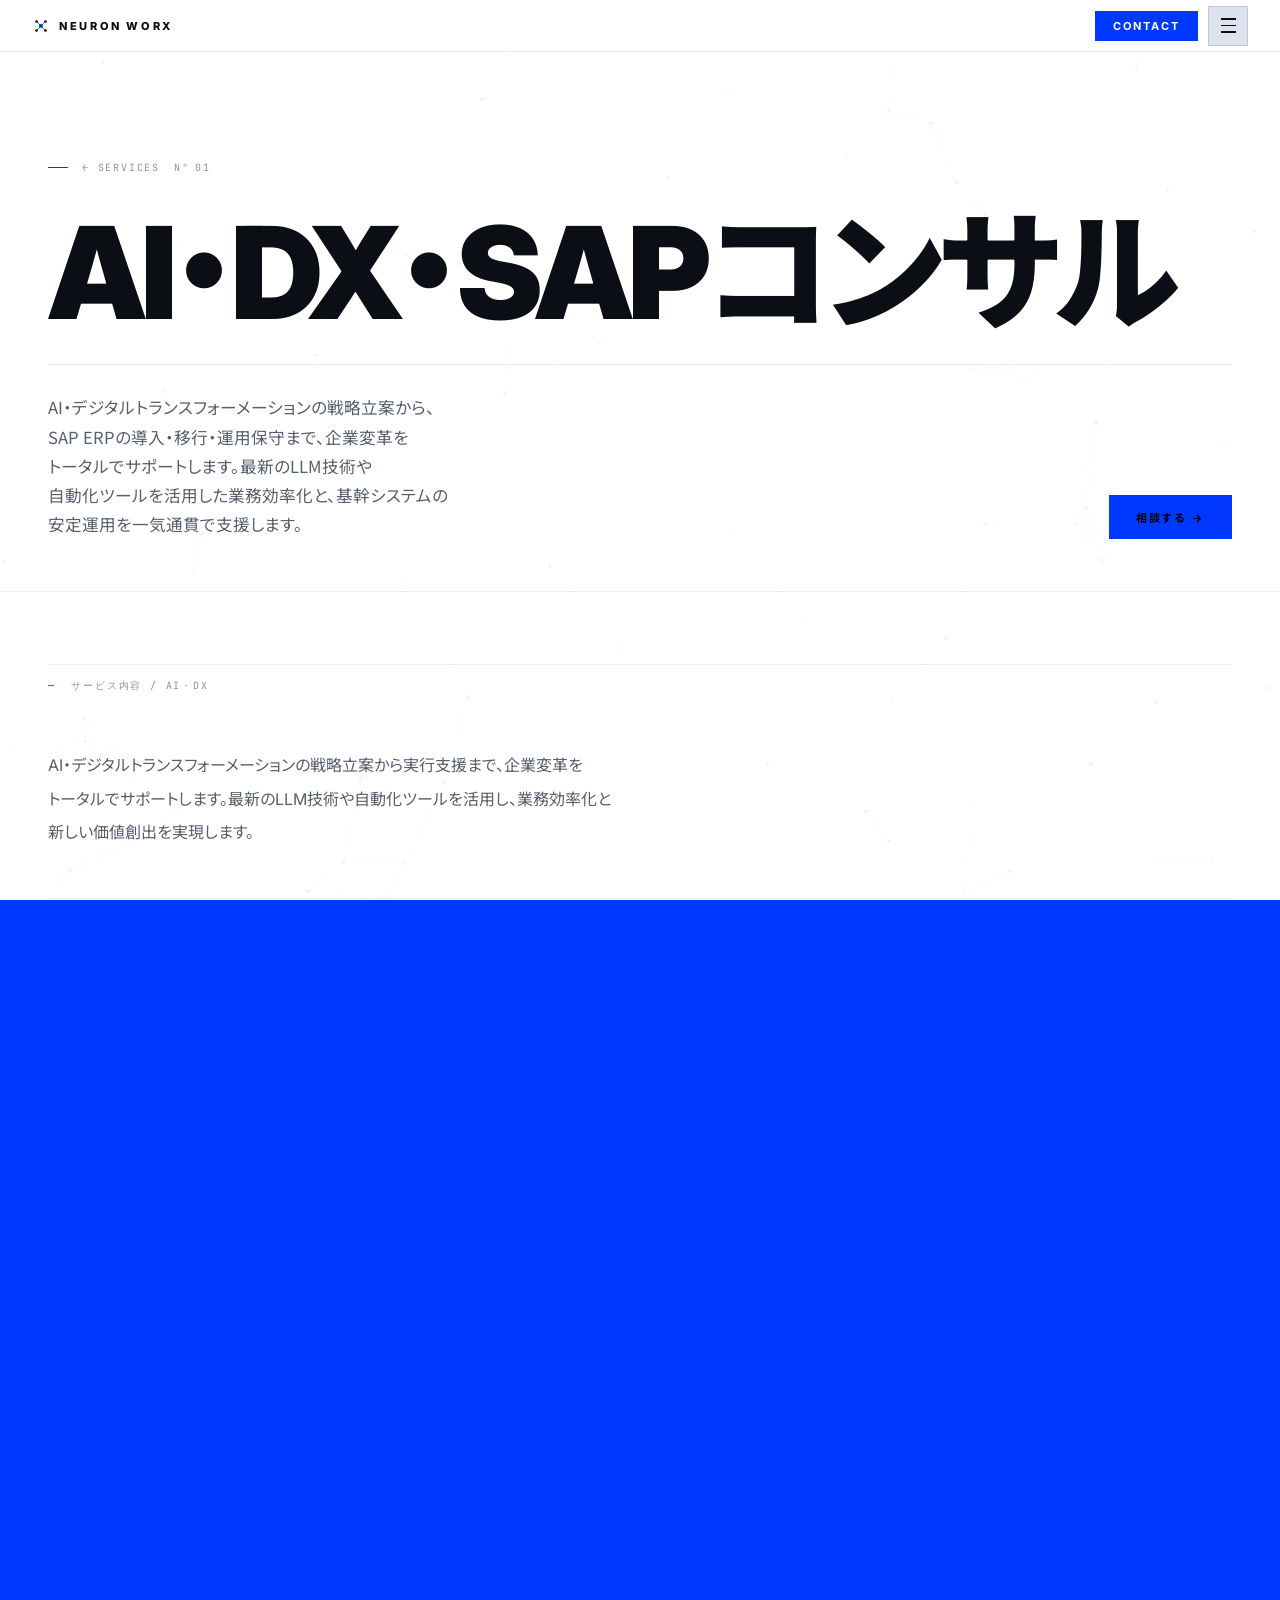
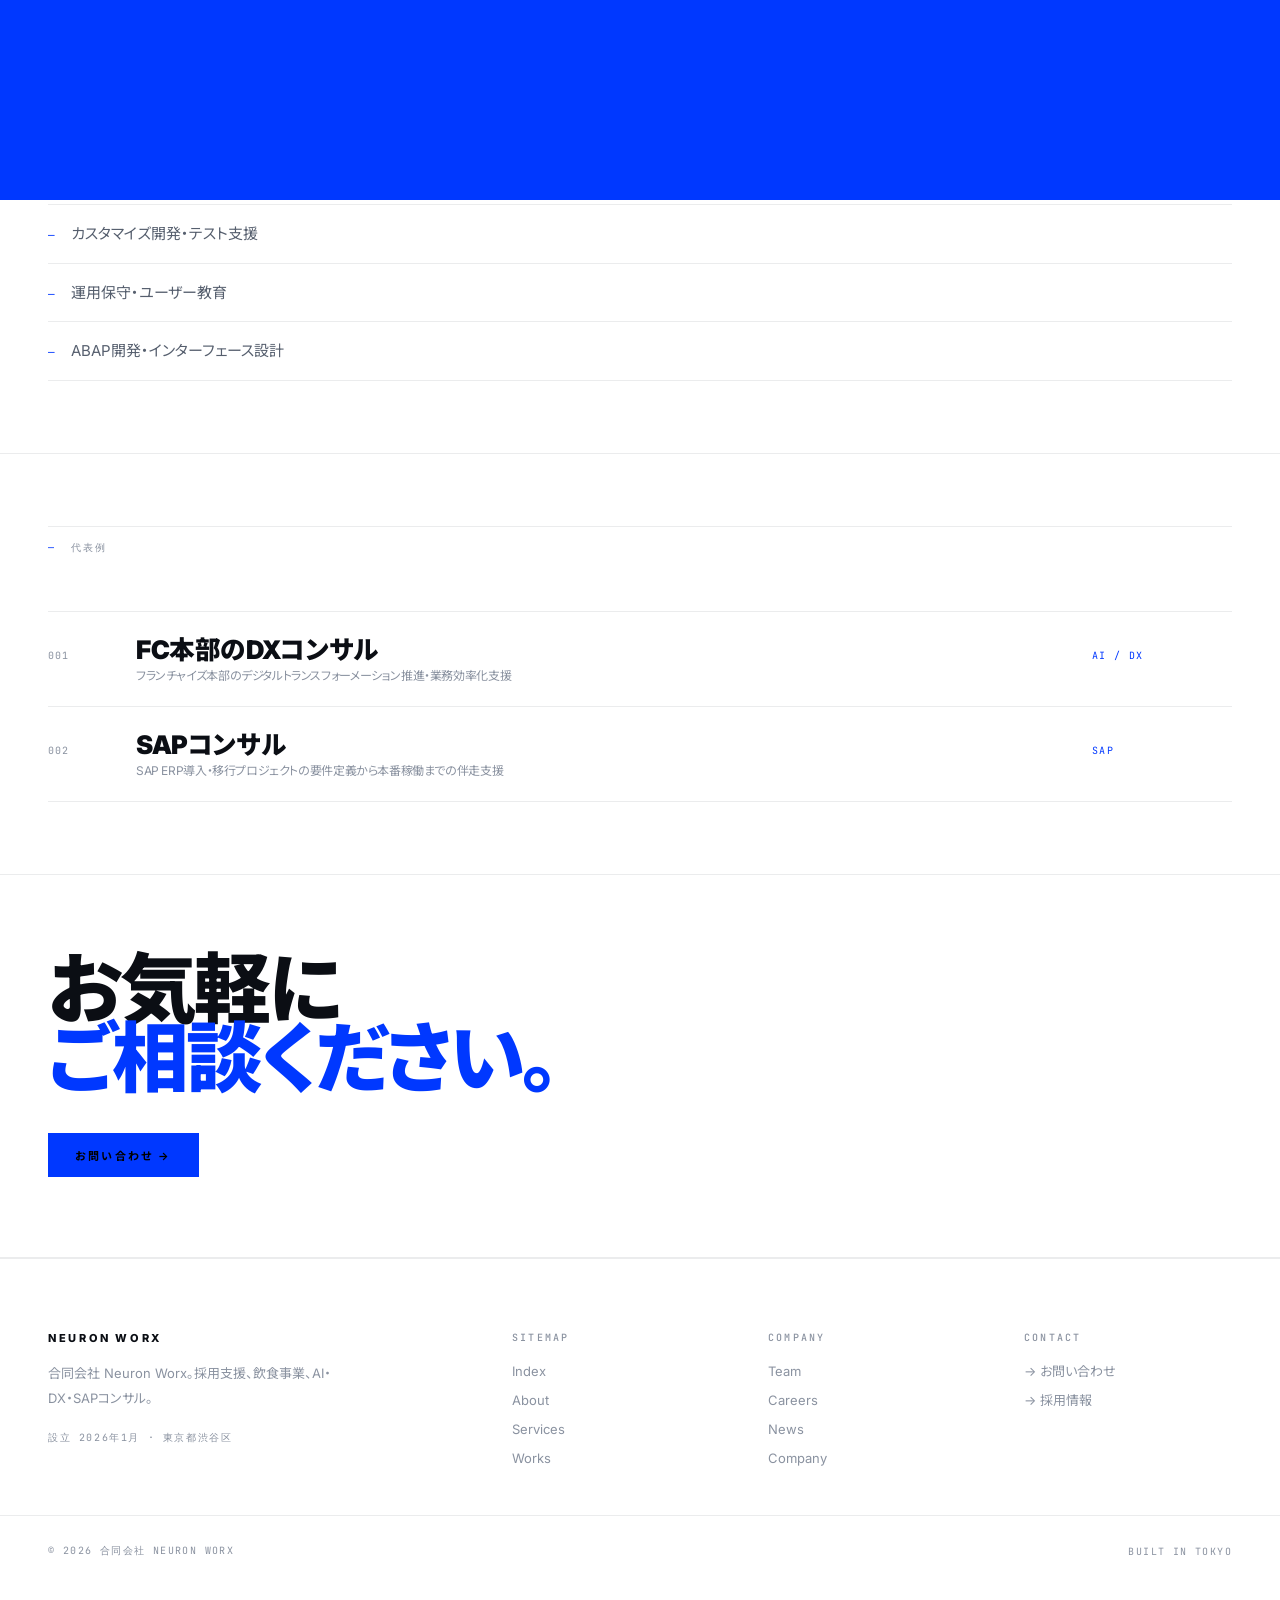
<file: services/ai.html>
<!doctype html>
<html lang="ja">
<head>
<meta charset="utf-8"/>
<meta name="viewport" content="width=device-width,initial-scale=1"/>
<title>AI・DX・SAPコンサル — Neuron Worx</title>
<meta name="description" content="Neuron WorxのAI・DX・SAPコンサル。AI・デジタルトランスフォーメーションの戦略立案から、SAP ERPの導入・移行・運用保守まで、企業変革をトータルでサポートします。"/>
<meta property="og:title" content="AI・DX・SAPコンサル — Neuron Worx"/>
<meta property="og:description" content="Neuron WorxのAI・DX・SAPコンサル。AI・デジタルトランスフォーメーションの戦略立案から、SAP ERPの導入・移行・運用保守まで、企業変革をトータルでサポートします。"/>
<meta property="og:type" content="website"/>
<meta property="og:url" content="https://neuronworx.com/services/ai"/>
<meta property="og:site_name" content="Neuron Worx"/>
<meta property="og:locale" content="ja_JP"/>
<link rel="canonical" href="https://neuronworx.com/services/ai"/>
<link rel="preconnect" href="https://fonts.googleapis.com"/>
<link rel="preconnect" href="https://fonts.gstatic.com" crossorigin/>
<link rel="stylesheet" href="https://fonts.googleapis.com/css2?family=Inter:wght@400;500;700;800;900&family=JetBrains+Mono:wght@400;500&family=Noto+Sans+JP:wght@400;500;700;900&display=swap"/>
<link rel="stylesheet" href="../assets/theme.css"/>
<script>const TWEAK_DEFAULTS={"theme":"light","accent":"orange","font":"sans"};</script>
<style>
*,*::before,*::after{box-sizing:border-box;margin:0;padding:0;}
#bg-canvas{position:fixed;inset:0;width:100%;height:100%;z-index:0;pointer-events:none;opacity:.4;}
main{padding-top:52px;position:relative;z-index:1;}
h1,h2,h3,h4{text-wrap:balance;word-break:keep-all;overflow-wrap:normal;}
p,.ph-desc,.prose,.svc-body-desc{text-wrap:pretty;word-break:auto-phrase;overflow-wrap:break-word;line-break:strict;}

/* Page hero */
.page-hero{min-height:60vh;padding:64px 48px 52px;display:flex;flex-direction:column;justify-content:flex-end;border-bottom:1px solid var(--line);position:relative;z-index:1;}
.ph-eyebrow{display:flex;align-items:center;gap:14px;font-family:var(--mono);font-size:10px;letter-spacing:.22em;text-transform:uppercase;color:var(--ink-3);margin-bottom:44px;}
.ph-eyebrow::before{content:"";width:20px;height:1px;background:var(--accent);flex-shrink:0;}
.ph-back{font-family:var(--mono);font-size:10px;letter-spacing:.18em;text-transform:uppercase;color:var(--ink-3);transition:color .2s;}
.ph-back:hover{color:var(--accent);}
.ph-title{font-family:var(--display);font-style:var(--display-style);font-weight:var(--display-weight);font-size:clamp(56px,10vw,152px);line-height:.86;letter-spacing:-.04em;text-transform:uppercase;color:var(--ink);}
.ph-bottom{border-top:1px solid var(--line);padding-top:28px;margin-top:36px;display:flex;justify-content:space-between;align-items:flex-end;gap:40px;flex-wrap:wrap;}
.ph-desc{font-family:"Noto Sans JP","Inter",sans-serif;font-size:clamp(13px,1.3vw,17px);line-height:1.75;color:var(--ink-2);max-width:46ch;}

/* Content sections */
.sec{padding:72px 48px;border-bottom:1px solid var(--line);position:relative;z-index:1;}
.sec-hdr{display:flex;align-items:center;justify-content:space-between;border-top:1px solid var(--line);padding-top:14px;margin-bottom:56px;font-family:var(--mono);font-size:10px;letter-spacing:.18em;text-transform:uppercase;color:var(--ink-3);}
.sec-hdr .n{color:var(--accent);}

/* Service body */
.svc-body-desc{font-family:var(--sans);font-size:16px;line-height:2.1;color:var(--ink-2);max-width:60ch;margin-bottom:48px;}
.svc-ul{list-style:none;border-top:1px solid var(--line);}
.svc-ul li{display:flex;align-items:baseline;gap:16px;padding:16px 0;border-bottom:1px solid var(--line);font-family:var(--sans);font-size:15px;color:var(--ink-2);line-height:1.7;}
.svc-ul li::before{content:"—";color:var(--accent);flex-shrink:0;font-family:var(--mono);font-size:11px;}

/* Works list */
.wk-list{border-top:1px solid var(--line);}
.wk-row{display:grid;grid-template-columns:64px 1fr 140px;align-items:baseline;gap:24px;padding:24px 0;border-bottom:1px solid var(--line);}
.wk-n{font-family:var(--mono);font-size:10px;letter-spacing:.1em;color:var(--ink-3);}
.wk-t{font-family:var(--display);font-style:var(--display-style);font-weight:var(--display-weight);font-size:clamp(18px,2vw,30px);letter-spacing:-.015em;line-height:1.1;color:var(--ink);word-break:keep-all;}
.wk-t small{display:block;font-family:var(--sans);font-style:normal;font-size:12px;color:var(--ink-3);margin-top:5px;font-weight:400;word-break:auto-phrase;}
.wk-cat{font-family:var(--mono);font-size:10px;letter-spacing:.14em;text-transform:uppercase;color:var(--accent);}

/* CTA */
.s-cta{padding:80px 48px;position:relative;z-index:1;border-bottom:1px solid var(--line);}
.cta-text{font-family:var(--display);font-style:var(--display-style);font-weight:var(--display-weight);font-size:clamp(36px,6vw,96px);line-height:.9;letter-spacing:-.04em;text-transform:uppercase;color:var(--ink);margin-bottom:40px;}
.cta-text .accent{color:var(--accent);}
.btn{display:inline-flex;align-items:center;gap:10px;font-family:var(--sans);font-size:11px;font-weight:700;letter-spacing:.2em;text-transform:uppercase;padding:13px 26px;border:1px solid var(--line-2);color:var(--ink);cursor:pointer;transition:all .2s;}
.btn:hover{background:var(--ink);color:var(--bg);border-color:var(--ink);}
.btn.primary{background:var(--accent);color:#000;border-color:var(--accent);}

@media(max-width:900px){
  .page-hero{padding:80px 24px 48px;min-height:auto;}
  .sec{padding:56px 24px;}
  .s-cta{padding:56px 24px;}
  .wk-row{grid-template-columns:40px 1fr;}.wk-cat{display:none;}
  .ph-bottom{flex-direction:column;align-items:flex-start;}
}

@media(max-width:600px){
  .page-hero{padding:72px 16px 40px;min-height:auto;}
  .ph-title{font-size:clamp(44px,13vw,96px);}
  .ph-bottom{gap:20px;}
  .sec{padding:44px 16px;}
  .s-cta{padding:44px 16px;}
  .wk-row{padding:18px 0;gap:12px;}
  .svc-body-desc{font-size:15px;}
  .svc-ul li{font-size:14px;padding:14px 0;}
  .cta-text{font-size:clamp(32px,10vw,64px);}
}
@media(max-width:480px){
  .ph-title{font-size:clamp(40px,12vw,72px);}
  .ph-eyebrow{margin-bottom:28px;}
}
</style>
<script type="application/ld+json">
{
  "@context": "https://schema.org",
  "@graph": [
    {
      "@type": "WebPage",
      "@id": "https://neuronworx.com/services/ai",
      "url": "https://neuronworx.com/services/ai",
      "name": "AI・DX・SAPコンサル — Neuron Worx",
      "description": "Neuron WorxのAI・DX・SAPコンサル。AI・デジタルトランスフォーメーションの戦略立案から、SAP ERPの導入・移行・運用保守まで、企業変革をトータルでサポートします。",
      "inLanguage": "ja",
      "isPartOf": { "@id": "https://neuronworx.com/#website" },
      "provider": { "@id": "https://neuronworx.com/#organization" }
    },
    {
      "@type": "BreadcrumbList",
      "itemListElement": [
        { "@type": "ListItem", "position": 1, "name": "Home", "item": "https://neuronworx.com" },
        { "@type": "ListItem", "position": 2, "name": "Services", "item": "https://neuronworx.com/services" },
        { "@type": "ListItem", "position": 3, "name": "AI・DX・SAPコンサル", "item": "https://neuronworx.com/services/ai" }
      ]
    }
  ]
}
</script>
</head>
<body data-theme="light" data-accent="orange" data-font="sans">
<canvas id="bg-canvas"></canvas>
<div class="menu-overlay" id="menu">
  <button class="menu-close" id="menu-close">×</button>
  <nav><ul class="menu-links">
    <li><a href="/">Index <span class="arr">↗</span></a></li>
    <li><a href="/about">About <span class="arr">↗</span></a></li>
    <li><a href="/services">Services <span class="arr">↗</span></a></li>
    <li><a href="/works">Works <span class="arr">↗</span></a></li>
    <li><a href="/team">Team <span class="arr">↗</span></a></li>
    <li><a href="/careers">Careers <span class="arr">↗</span></a></li>
    <li><a href="/news">News <span class="arr">↗</span></a></li>
    <li><a href="/company">Company <span class="arr">↗</span></a></li>
    <li><a href="/contact">Contact <span class="arr">↗</span></a></li>
  </ul></nav>
  <div class="menu-foot"><span>© 2026 合同会社 Neuron Worx</span><span>Tokyo, Japan</span></div>
</div>
<nav class="site-nav">
  <a class="logo" href="/"><span class="logo-mark"><svg viewBox="0 0 24 24" fill="none"><defs><linearGradient id="nwlg" x1="0" y1="0" x2="1" y2="1"><stop offset="0" stop-color="#0038ff"/><stop offset="1" stop-color="#00c2ff"/></linearGradient></defs><circle cx="6" cy="6" r="1.8" fill="currentColor"/><circle cx="18" cy="6" r="1.8" fill="currentColor"/><circle cx="6" cy="18" r="1.8" fill="currentColor"/><circle cx="18" cy="18" r="1.8" fill="currentColor"/><circle cx="12" cy="12" r="3" fill="url(#nwlg)"/><path d="M6 6 L12 12 L18 6 M6 18 L12 12 L18 18" stroke="currentColor" stroke-width="0.85"/></svg></span>NEURON WORX</a>
  <div class="nav-right">
    <a class="nav-contact" href="/contact">CONTACT</a>
    <button class="nav-hamburger" id="menu-open"><span></span><span></span><span></span></button>
  </div>
</nav>
<main>
  <section class="page-hero">
    <div class="ph-eyebrow">
      <a class="ph-back" href="/services">← Services</a>
      <span>N°&thinsp;01</span>
    </div>
    <h1 class="ph-title">AI・DX・SAPコンサル</h1>
    <div class="ph-bottom">
      <p class="ph-desc">AI・デジタルトランスフォーメーションの戦略立案から、SAP ERPの導入・移行・運用保守まで、企業変革をトータルでサポートします。最新のLLM技術や自動化ツールを活用した業務効率化と、基幹システムの安定運用を一気通貫で支援します。</p>
      <a class="btn primary" href="/contact">相談する →</a>
    </div>
  </section>

  <section class="sec reveal">
    <div class="sec-hdr"><span><span class="n">—</span>&nbsp;&nbsp;サービス内容 / AI・DX</span></div>
    <p class="svc-body-desc">AI・デジタルトランスフォーメーションの戦略立案から実行支援まで、企業変革をトータルでサポートします。最新のLLM技術や自動化ツールを活用し、業務効率化と新しい価値創出を実現します。</p>
    <ul class="svc-ul">
      <li>AI導入戦略の立案・推進</li>
      <li>LLMを活用した業務プロセス改善</li>
      <li>DX推進ロードマップの策定</li>
      <li>FC本部・大企業向けDXコンサルティング</li>
      <li>システム選定・ベンダー選定支援</li>
      <li>データ活用・分析基盤の構築支援</li>
    </ul>
  </section>

  <section class="sec reveal">
    <div class="sec-hdr"><span><span class="n">—</span>&nbsp;&nbsp;サービス内容 / SAP</span></div>
    <p class="svc-body-desc">SAP ERPの導入・移行・運用保守において、豊富な経験を持つコンサルタントが伴走します。業務要件の整理から本番稼働後のサポートまで、一貫した体制でプロジェクトを成功に導きます。</p>
    <ul class="svc-ul">
      <li>SAP導入・バージョンアップ支援</li>
      <li>S/4HANA移行プロジェクト管理</li>
      <li>業務要件定義・フィット&ギャップ分析</li>
      <li>カスタマイズ開発・テスト支援</li>
      <li>運用保守・ユーザー教育</li>
      <li>ABAP開発・インターフェース設計</li>
    </ul>
  </section>

    <section class="sec reveal">
    <div class="sec-hdr"><span><span class="n">—</span>&nbsp;&nbsp;代表例</span></div>
    <div class="wk-list">
      <div class="wk-row"><div class="wk-n">001</div><div class="wk-t">FC本部のDXコンサル<small>フランチャイズ本部のデジタルトランスフォーメーション推進・業務効率化支援</small></div><div class="wk-cat">AI / DX</div></div>
      <div class="wk-row"><div class="wk-n">002</div><div class="wk-t">SAPコンサル<small>SAP ERP導入・移行プロジェクトの要件定義から本番稼働までの伴走支援</small></div><div class="wk-cat">SAP</div></div>
    </div>
  </section>

  <section class="s-cta reveal">
    <h2 class="cta-text">お気軽に<br/><span class="accent">ご相談ください。</span></h2>
    <a class="btn primary" href="/contact">お問い合わせ →</a>
  </section>
</main>
<footer class="site-footer">
  <div class="footer-grid">
    <div>
      <div style="font-family:var(--sans);font-size:11px;font-weight:800;letter-spacing:.24em;color:var(--ink);margin-bottom:16px;text-transform:uppercase;">Neuron Worx</div>
      <p style="font-family:var(--sans);font-size:13px;color:var(--ink-3);line-height:1.9;max-width:36ch;">合同会社 Neuron Worx。採用支援、飲食事業、AI・DX・SAPコンサル。</p>
      <p style="font-family:var(--mono);font-size:10px;letter-spacing:.16em;color:var(--ink-3);margin-top:20px;">設立 2026年1月 · 東京都渋谷区</p>
    </div>
    <div><h5>Sitemap</h5><ul><li><a href="/">Index</a></li><li><a href="/about">About</a></li><li><a href="/services">Services</a></li><li><a href="/works">Works</a></li></ul></div>
    <div><h5>Company</h5><ul><li><a href="/team">Team</a></li><li><a href="/careers">Careers</a></li><li><a href="/news">News</a></li><li><a href="/company">Company</a></li></ul></div>
    <div><h5>Contact</h5><ul><li><a href="/contact">→ お問い合わせ</a></li><li><a href="/careers">→ 採用情報</a></li></ul></div>
  </div>
  <div class="footer-copy"><span>© 2026 合同会社 Neuron Worx</span><span>Built in Tokyo</span></div>
</footer>
<div class="page-trans" id="page-trans"></div>
<script src="../assets/app.js"></script>
</body>
</html>
</file>
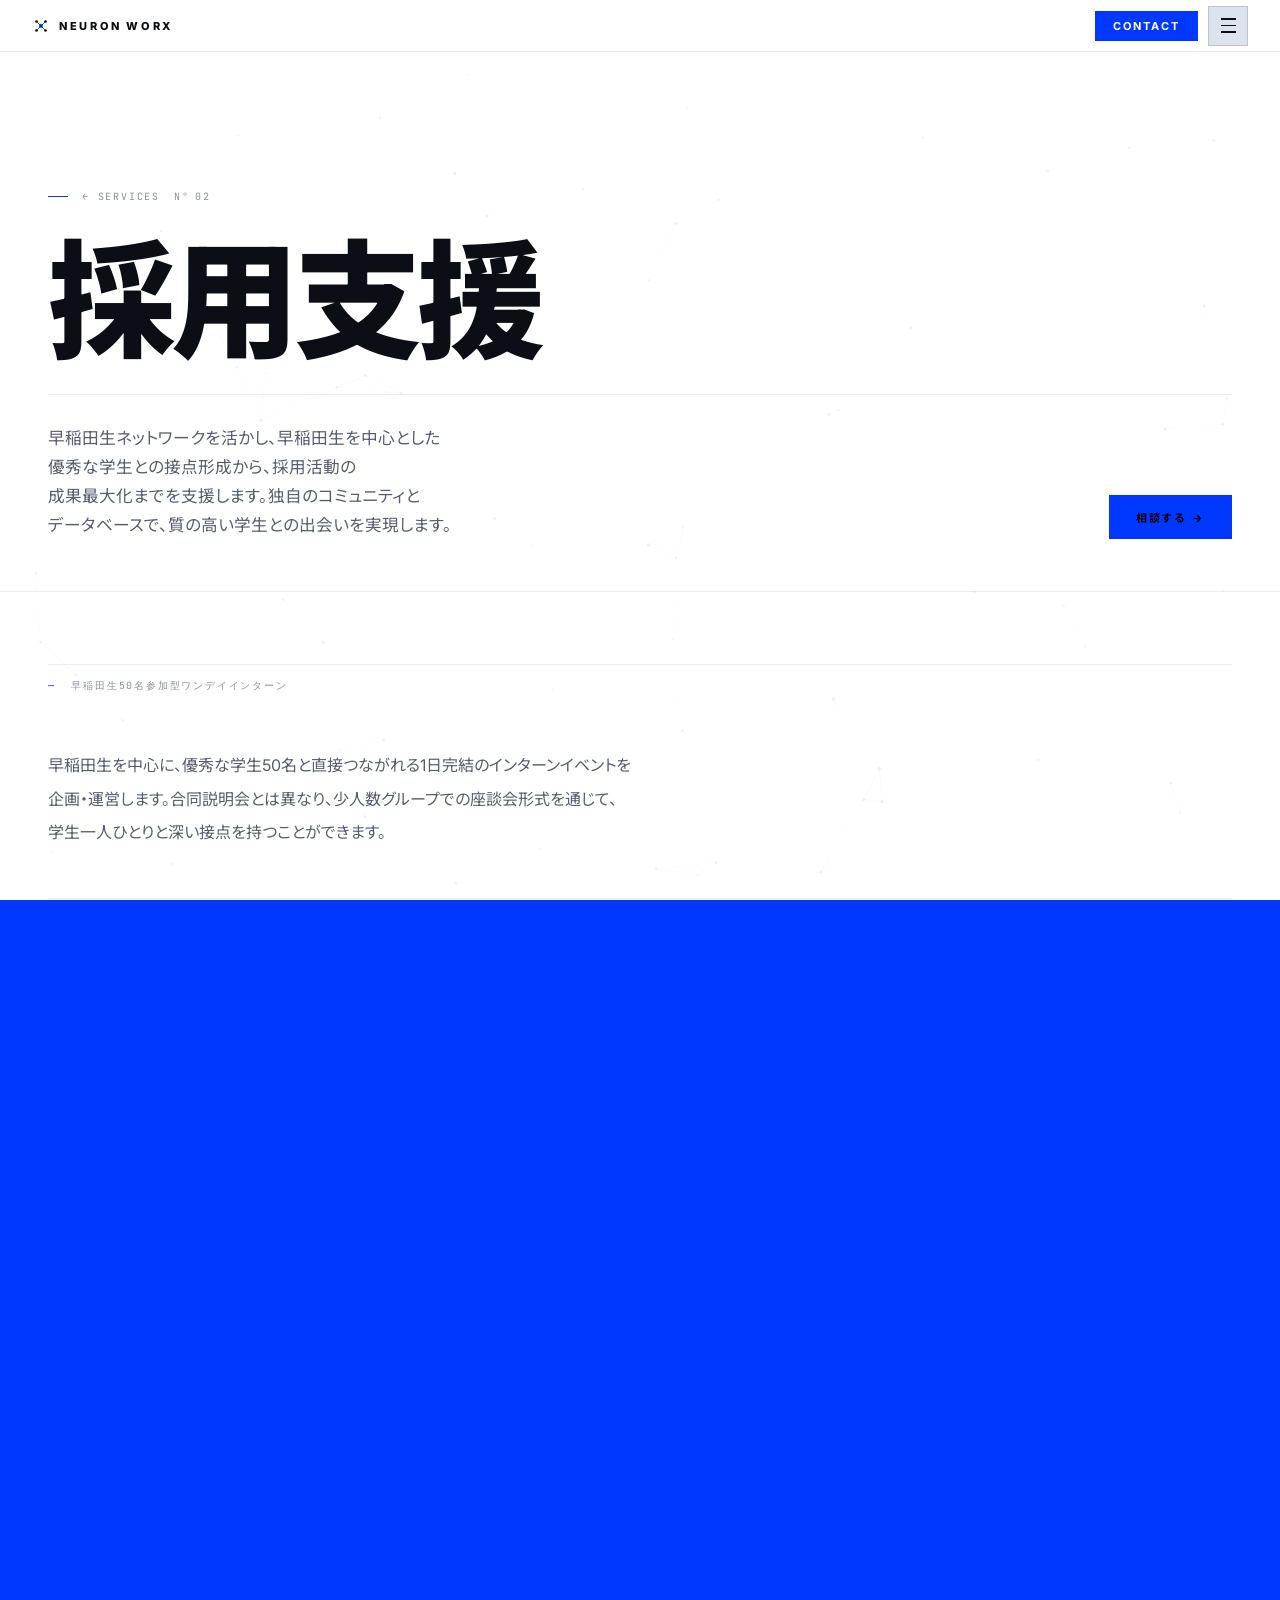
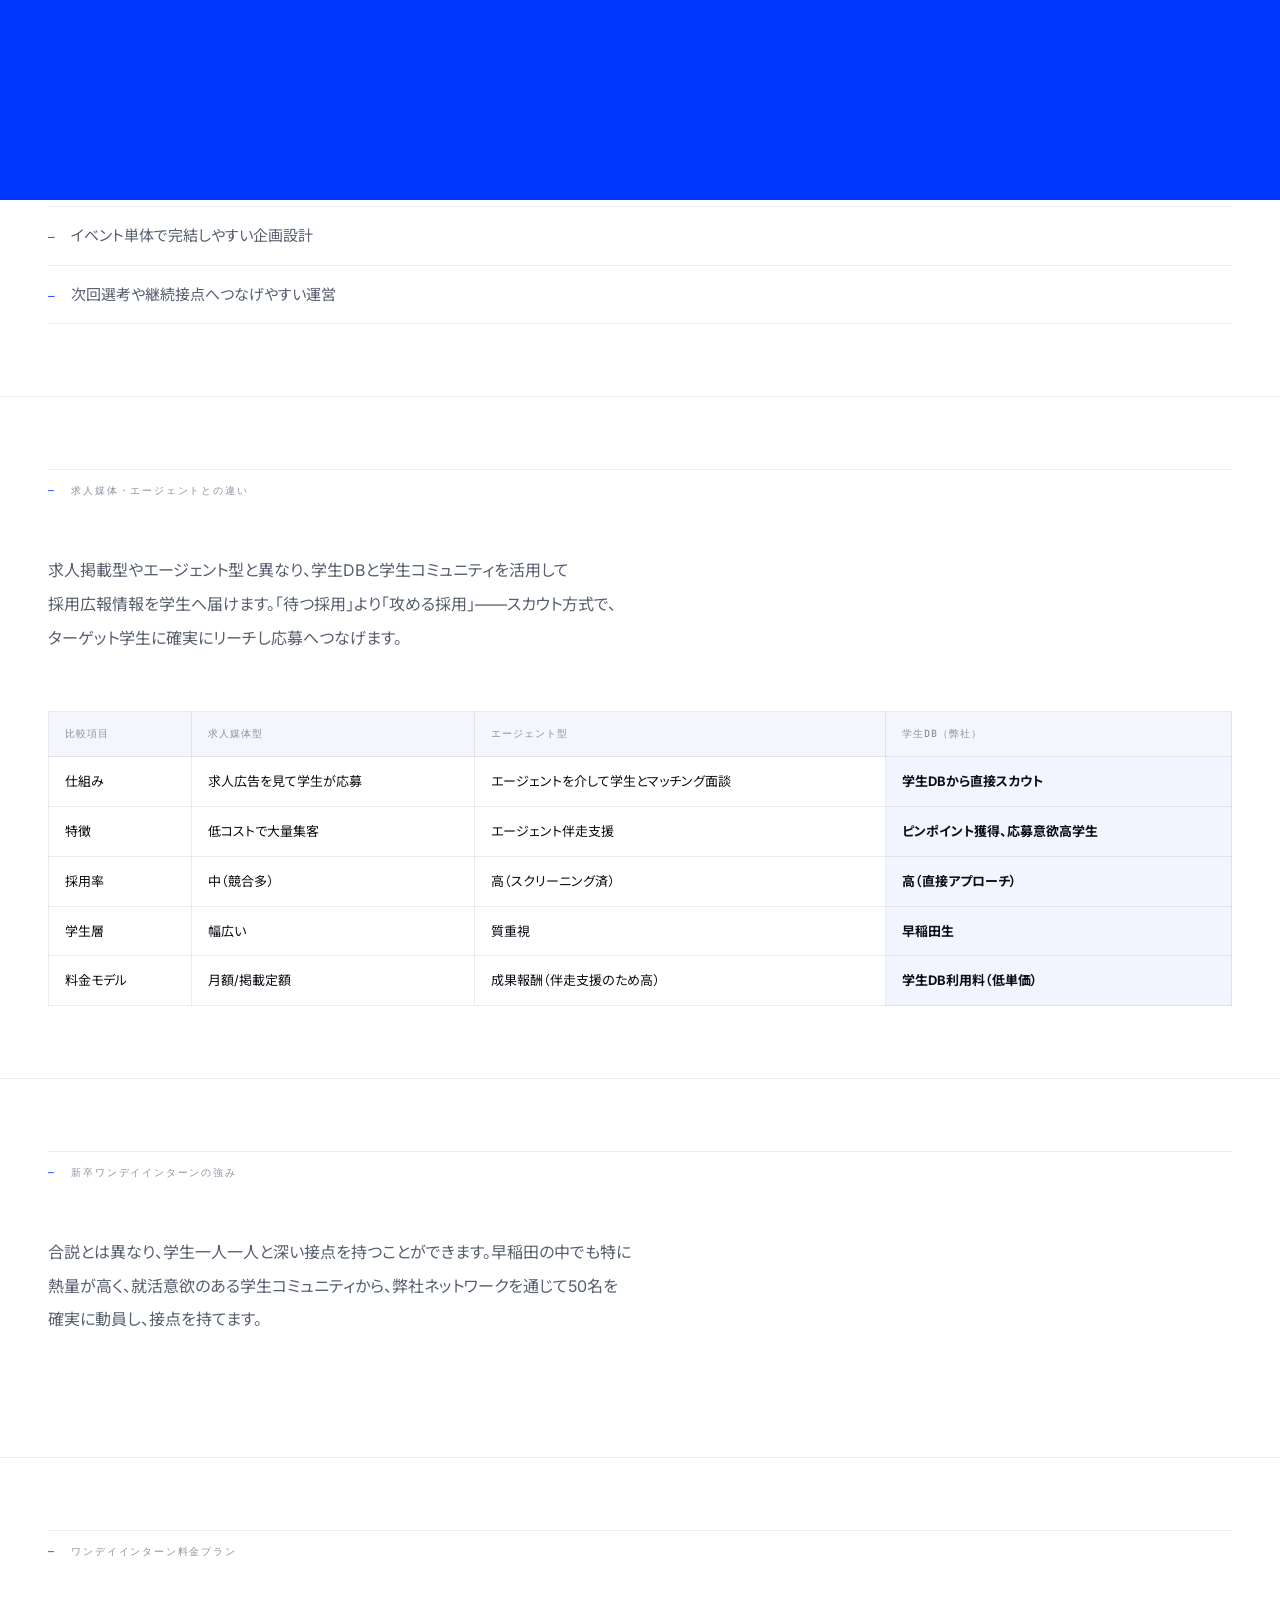
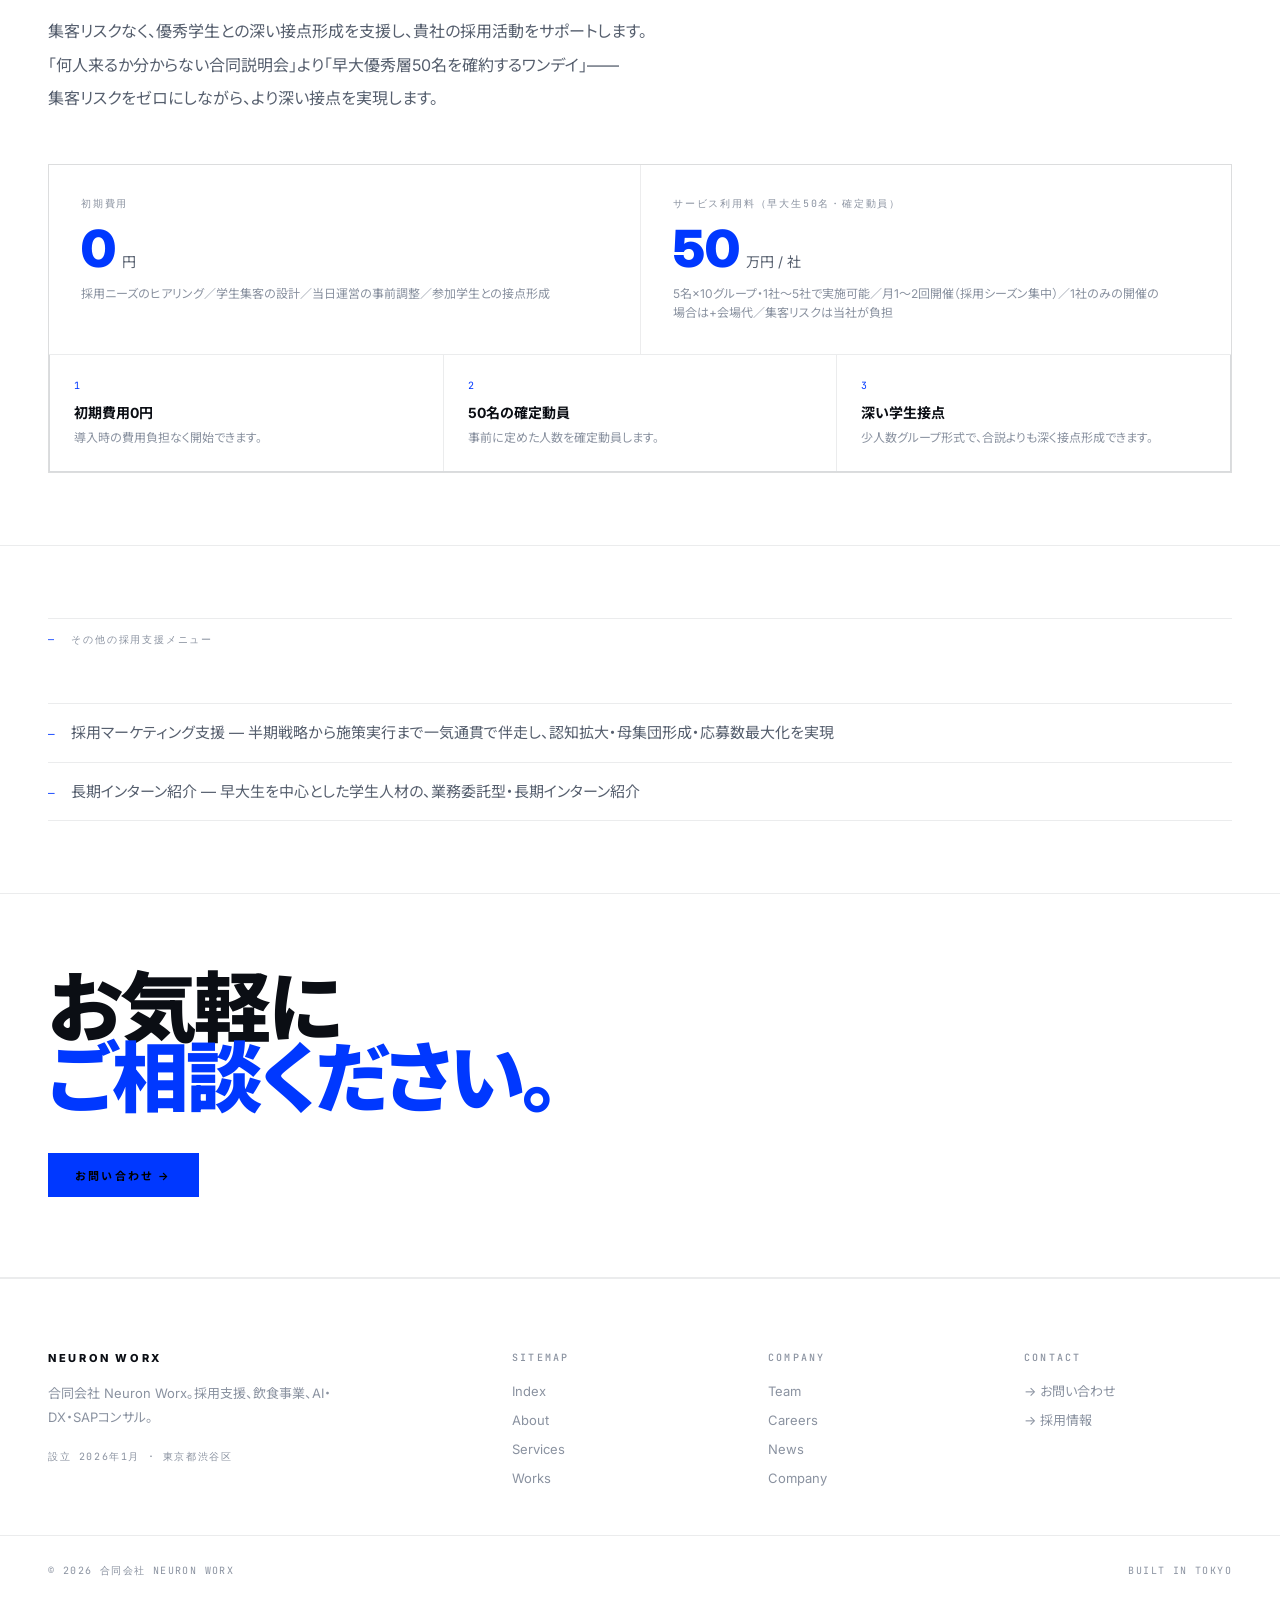
<file: services/branding.html>
<!doctype html>
<html lang="ja">
<head>
<meta charset="utf-8"/>
<meta name="viewport" content="width=device-width,initial-scale=1"/>
<title>採用支援 — Neuron Worx</title>
<meta name="description" content="Neuron Worxの採用支援。早稲田生ネットワークを活かし、早稲田生50名参加型ワンデイインターンを企画・運営。集客リスクゼロで、優秀な学生との深い接点形成を支援します。"/>
<meta property="og:title" content="採用支援 — Neuron Worx"/>
<meta property="og:description" content="Neuron Worxの採用支援。早稲田生ネットワークを活かし、早稲田生50名参加型ワンデイインターンを企画・運営。集客リスクゼロで、優秀な学生との深い接点形成を支援します。"/>
<meta property="og:type" content="website"/>
<meta property="og:url" content="https://neuronworx.com/services/branding"/>
<meta property="og:site_name" content="Neuron Worx"/>
<meta property="og:locale" content="ja_JP"/>
<link rel="canonical" href="https://neuronworx.com/services/branding"/>
<link rel="preconnect" href="https://fonts.googleapis.com"/>
<link rel="preconnect" href="https://fonts.gstatic.com" crossorigin/>
<link rel="stylesheet" href="https://fonts.googleapis.com/css2?family=Inter:wght@400;500;700;800;900&family=JetBrains+Mono:wght@400;500&family=Noto+Sans+JP:wght@400;500;700;900&display=swap"/>
<link rel="stylesheet" href="../assets/theme.css"/>
<script>const TWEAK_DEFAULTS={"theme":"light","accent":"orange","font":"sans"};</script>
<style>
*,*::before,*::after{box-sizing:border-box;margin:0;padding:0;}
#bg-canvas{position:fixed;inset:0;width:100%;height:100%;z-index:0;pointer-events:none;opacity:.4;}
main{padding-top:52px;position:relative;z-index:1;}
h1,h2,h3,h4{text-wrap:balance;word-break:keep-all;overflow-wrap:normal;}
p,.ph-desc,.prose,.svc-body-desc{text-wrap:pretty;word-break:auto-phrase;overflow-wrap:break-word;line-break:strict;}

/* Page hero */
.page-hero{min-height:60vh;padding:64px 48px 52px;display:flex;flex-direction:column;justify-content:flex-end;border-bottom:1px solid var(--line);position:relative;z-index:1;}
.ph-eyebrow{display:flex;align-items:center;gap:14px;font-family:var(--mono);font-size:10px;letter-spacing:.22em;text-transform:uppercase;color:var(--ink-3);margin-bottom:44px;}
.ph-eyebrow::before{content:"";width:20px;height:1px;background:var(--accent);flex-shrink:0;}
.ph-back{font-family:var(--mono);font-size:10px;letter-spacing:.18em;text-transform:uppercase;color:var(--ink-3);transition:color .2s;}
.ph-back:hover{color:var(--accent);}
.ph-title{font-family:var(--display);font-style:var(--display-style);font-weight:var(--display-weight);font-size:clamp(56px,10vw,152px);line-height:.86;letter-spacing:-.04em;text-transform:uppercase;color:var(--ink);}
.ph-bottom{border-top:1px solid var(--line);padding-top:28px;margin-top:36px;display:flex;justify-content:space-between;align-items:flex-end;gap:40px;flex-wrap:wrap;}
.ph-desc{font-family:"Noto Sans JP","Inter",sans-serif;font-size:clamp(13px,1.3vw,17px);line-height:1.75;color:var(--ink-2);max-width:46ch;}

/* Content sections */
.sec{padding:72px 48px;border-bottom:1px solid var(--line);position:relative;z-index:1;}
.sec-hdr{display:flex;align-items:center;justify-content:space-between;border-top:1px solid var(--line);padding-top:14px;margin-bottom:56px;font-family:var(--mono);font-size:10px;letter-spacing:.18em;text-transform:uppercase;color:var(--ink-3);}
.sec-hdr .n{color:var(--accent);}

/* Service body */
.svc-body-desc{font-family:var(--sans);font-size:16px;line-height:2.1;color:var(--ink-2);max-width:60ch;margin-bottom:48px;}
.svc-ul{list-style:none;border-top:1px solid var(--line);}
.svc-ul li{display:flex;align-items:baseline;gap:16px;padding:16px 0;border-bottom:1px solid var(--line);font-family:var(--sans);font-size:15px;color:var(--ink-2);line-height:1.7;}
.svc-ul li::before{content:"—";color:var(--accent);flex-shrink:0;font-family:var(--mono);font-size:11px;}

/* Works list */
.wk-list{border-top:1px solid var(--line);}
.wk-row{display:grid;grid-template-columns:64px 1fr 140px;align-items:baseline;gap:24px;padding:24px 0;border-bottom:1px solid var(--line);}
.wk-n{font-family:var(--mono);font-size:10px;letter-spacing:.1em;color:var(--ink-3);}
.wk-t{font-family:var(--display);font-style:var(--display-style);font-weight:var(--display-weight);font-size:clamp(18px,2vw,30px);letter-spacing:-.015em;line-height:1.1;color:var(--ink);word-break:keep-all;}
.wk-t small{display:block;font-family:var(--sans);font-style:normal;font-size:12px;color:var(--ink-3);margin-top:5px;font-weight:400;word-break:auto-phrase;}
.wk-cat{font-family:var(--mono);font-size:10px;letter-spacing:.14em;text-transform:uppercase;color:var(--accent);}

/* Support scope grid (A-D) */
.scope-grid{display:grid;grid-template-columns:repeat(4,1fr);gap:1px;background:var(--line);border:1px solid var(--line);margin-top:8px;}
.scope-card{background:var(--bg);padding:32px 24px;display:flex;flex-direction:column;gap:14px;}
.scope-letter{font-family:var(--display);font-style:var(--display-style);font-weight:var(--display-weight);font-size:28px;color:var(--accent);line-height:1;}
.scope-name{font-family:var(--sans);font-weight:700;font-size:15px;color:var(--ink);}
.scope-desc{font-family:var(--sans);font-size:13px;line-height:1.7;color:var(--ink-2);}

/* Flow steps */
.flow-row{display:flex;flex-wrap:wrap;align-items:center;gap:0;border-top:1px solid var(--line);margin-top:8px;}
.flow-step{flex:1 1 160px;padding:24px 20px;border-bottom:1px solid var(--line);border-right:1px solid var(--line);}
.flow-step:last-child{border-right:none;}
.flow-n{font-family:var(--mono);font-size:10px;letter-spacing:.14em;color:var(--ink-3);margin-bottom:8px;}
.flow-t{font-family:var(--sans);font-weight:700;font-size:15px;color:var(--ink);margin-bottom:6px;}
.flow-d{font-family:var(--sans);font-size:12px;color:var(--ink-3);line-height:1.6;}

/* Comparison table */
.cmp-table{width:100%;border-collapse:collapse;font-family:var(--sans);font-size:13px;margin-top:8px;}
.cmp-table th,.cmp-table td{border:1px solid var(--line);padding:14px 16px;text-align:left;line-height:1.6;vertical-align:top;}
.cmp-table th{font-family:var(--mono);font-size:10px;letter-spacing:.1em;text-transform:uppercase;color:var(--ink-3);font-weight:500;background:var(--bg-1);}
.cmp-table td.hl{color:var(--ink);font-weight:700;background:color-mix(in srgb,var(--accent) 5%,var(--bg));}
.cmp-wrap{overflow-x:auto;}

/* Pricing */
.price-box{border:1px solid var(--line-2);margin-top:8px;}
.price-row{display:flex;flex-wrap:wrap;align-items:stretch;border-bottom:1px solid var(--line);}
.price-cell{flex:1 1 260px;padding:32px;}
.price-cell+.price-cell{border-left:1px solid var(--line);}
.price-label{font-family:var(--mono);font-size:10px;letter-spacing:.18em;text-transform:uppercase;color:var(--ink-3);margin-bottom:12px;}
.price-num{font-family:var(--display);font-style:var(--display-style);font-weight:var(--display-weight);font-size:clamp(32px,4vw,56px);color:var(--ink);line-height:1;}
.price-num .accent{color:var(--accent);}
.price-num small{font-family:var(--sans);font-size:14px;font-weight:400;color:var(--ink-2);margin-left:6px;}
.price-note{font-family:var(--sans);font-size:12px;color:var(--ink-3);margin-top:10px;line-height:1.6;}
.price-points{display:grid;grid-template-columns:repeat(3,1fr);gap:1px;background:var(--line);border:1px solid var(--line);border-top:none;}
.pp-card{background:var(--bg);padding:24px;}
.pp-n{font-family:var(--mono);font-size:10px;color:var(--accent);margin-bottom:10px;}
.pp-t{font-family:var(--sans);font-weight:700;font-size:14px;color:var(--ink);margin-bottom:6px;}
.pp-d{font-family:var(--sans);font-size:12px;color:var(--ink-3);line-height:1.6;}

@media(max-width:900px){
  .scope-grid{grid-template-columns:repeat(2,1fr);}
  .price-points{grid-template-columns:1fr;}
}
@media(max-width:600px){
  .scope-grid{grid-template-columns:1fr;}
  .flow-step{flex:1 1 100%;border-right:none;}
}

/* 採用プラットフォーム: 一旦非掲載（2026-07-22）。復元時はこのブロックとHTML側のコメントを有効化
.platform-grid{display:grid;grid-template-columns:1fr 1fr;gap:1px;background:var(--line);border:1px solid var(--line);}
.platform-card{
  display:flex;flex-direction:column;gap:16px;
  padding:48px 40px;background:var(--bg);
  text-decoration:none;color:inherit;
  transition:background .2s;position:relative;
}
.platform-card:hover{background:color-mix(in srgb,var(--accent) 6%,var(--bg));}
.pc-label{font-family:var(--mono);font-size:10px;letter-spacing:.22em;text-transform:uppercase;color:var(--accent);}
.pc-title{
  font-family:var(--display);font-style:var(--display-style);font-weight:var(--display-weight);
  font-size:clamp(28px,3.5vw,52px);line-height:1;letter-spacing:-.03em;color:var(--ink);
}
.pc-desc{font-family:var(--sans);font-size:14px;line-height:1.85;color:var(--ink-2);max-width:36ch;}
.pc-link{
  font-family:var(--mono);font-size:11px;letter-spacing:.18em;text-transform:uppercase;
  color:var(--accent);margin-top:auto;transition:letter-spacing .2s;
}
.platform-card:hover .pc-link{letter-spacing:.28em;}
@media(max-width:700px){.platform-grid{grid-template-columns:1fr;}}
*/

/* CTA */
.s-cta{padding:80px 48px;position:relative;z-index:1;border-bottom:1px solid var(--line);}
.cta-text{font-family:var(--display);font-style:var(--display-style);font-weight:var(--display-weight);font-size:clamp(36px,6vw,96px);line-height:.9;letter-spacing:-.04em;text-transform:uppercase;color:var(--ink);margin-bottom:40px;}
.cta-text .accent{color:var(--accent);}
.btn{display:inline-flex;align-items:center;gap:10px;font-family:var(--sans);font-size:11px;font-weight:700;letter-spacing:.2em;text-transform:uppercase;padding:13px 26px;border:1px solid var(--line-2);color:var(--ink);cursor:pointer;transition:all .2s;}
.btn:hover{background:var(--ink);color:var(--bg);border-color:var(--ink);}
.btn.primary{background:var(--accent);color:#000;border-color:var(--accent);}

@media(max-width:900px){
  .page-hero{padding:80px 24px 48px;min-height:auto;}
  .sec{padding:56px 24px;}
  .s-cta{padding:56px 24px;}
  .wk-row{grid-template-columns:40px 1fr;}.wk-cat{display:none;}
  .ph-bottom{flex-direction:column;align-items:flex-start;}
}

@media(max-width:600px){
  .page-hero{padding:72px 16px 40px;min-height:auto;}
  .ph-title{font-size:clamp(44px,13vw,96px);}
  .ph-bottom{gap:20px;}
  .sec{padding:44px 16px;}
  .s-cta{padding:44px 16px;}
  .wk-row{padding:18px 0;gap:12px;}
  .svc-body-desc{font-size:15px;}
  .svc-ul li{font-size:14px;padding:14px 0;}
  .cta-text{font-size:clamp(32px,10vw,64px);}
}
@media(max-width:480px){
  .ph-title{font-size:clamp(40px,12vw,72px);}
  .ph-eyebrow{margin-bottom:28px;}
}
</style>
<script type="application/ld+json">
{
  "@context": "https://schema.org",
  "@graph": [
    {
      "@type": "WebPage",
      "@id": "https://neuronworx.com/services/branding",
      "url": "https://neuronworx.com/services/branding",
      "name": "採用支援 — Neuron Worx",
      "description": "Neuron Worxの採用支援。早稲田生ネットワークを活かし、早稲田生50名参加型ワンデイインターンを企画・運営します。",
      "inLanguage": "ja",
      "isPartOf": { "@id": "https://neuronworx.com/#website" },
      "provider": { "@id": "https://neuronworx.com/#organization" }
    },
    {
      "@type": "BreadcrumbList",
      "itemListElement": [
        { "@type": "ListItem", "position": 1, "name": "Home", "item": "https://neuronworx.com" },
        { "@type": "ListItem", "position": 2, "name": "Services", "item": "https://neuronworx.com/services" },
        { "@type": "ListItem", "position": 3, "name": "採用支援", "item": "https://neuronworx.com/services/branding" }
      ]
    }
  ]
}
</script>
</head>
<body data-theme="light" data-accent="orange" data-font="sans">
<canvas id="bg-canvas"></canvas>
<div class="menu-overlay" id="menu">
  <button class="menu-close" id="menu-close">×</button>
  <nav><ul class="menu-links">
    <li><a href="/">Index <span class="arr">↗</span></a></li>
    <li><a href="/about">About <span class="arr">↗</span></a></li>
    <li><a href="/services">Services <span class="arr">↗</span></a></li>
    <li><a href="/works">Works <span class="arr">↗</span></a></li>
    <li><a href="/team">Team <span class="arr">↗</span></a></li>
    <li><a href="/careers">Careers <span class="arr">↗</span></a></li>
    <li><a href="/news">News <span class="arr">↗</span></a></li>
    <li><a href="/company">Company <span class="arr">↗</span></a></li>
    <li><a href="/contact">Contact <span class="arr">↗</span></a></li>
  </ul></nav>
  <div class="menu-foot"><span>© 2026 合同会社 Neuron Worx</span><span>Tokyo, Japan</span></div>
</div>
<nav class="site-nav">
  <a class="logo" href="/"><span class="logo-mark"><svg viewBox="0 0 24 24" fill="none"><defs><linearGradient id="nwlg" x1="0" y1="0" x2="1" y2="1"><stop offset="0" stop-color="#0038ff"/><stop offset="1" stop-color="#00c2ff"/></linearGradient></defs><circle cx="6" cy="6" r="1.8" fill="currentColor"/><circle cx="18" cy="6" r="1.8" fill="currentColor"/><circle cx="6" cy="18" r="1.8" fill="currentColor"/><circle cx="18" cy="18" r="1.8" fill="currentColor"/><circle cx="12" cy="12" r="3" fill="url(#nwlg)"/><path d="M6 6 L12 12 L18 6 M6 18 L12 12 L18 18" stroke="currentColor" stroke-width="0.85"/></svg></span>NEURON WORX</a>
  <div class="nav-right">
    <a class="nav-contact" href="/contact">CONTACT</a>
    <button class="nav-hamburger" id="menu-open"><span></span><span></span><span></span></button>
  </div>
</nav>
<main>
  <section class="page-hero">
    <div class="ph-eyebrow">
      <a class="ph-back" href="/services">← Services</a>
      <span>N°&thinsp;02</span>
    </div>
    <h1 class="ph-title">採用支援</h1>
    <div class="ph-bottom">
      <p class="ph-desc">早稲田生ネットワークを活かし、早稲田生を中心とした優秀な学生との接点形成から、採用活動の成果最大化までを支援します。独自のコミュニティとデータベースで、質の高い学生との出会いを実現します。</p>
      <a class="btn primary" href="/contact">相談する →</a>
    </div>
  </section>

  <section class="sec reveal">
    <div class="sec-hdr"><span><span class="n">—</span>&nbsp;&nbsp;早稲田生50名参加型ワンデイインターン</span></div>
    <p class="svc-body-desc">早稲田生を中心に、優秀な学生50名と直接つながれる1日完結のインターンイベントを企画・運営します。合同説明会とは異なり、少人数グループでの座談会形式を通じて、学生一人ひとりと深い接点を持つことができます。</p>
    <ul class="svc-ul">
      <li>早稲田生を中心に、約50名規模の学生集客を想定</li>
      <li>企業理解と学生接点を両立する1dayプログラムを企画・運営</li>
    </ul>
  </section>

  <section class="sec reveal">
    <div class="sec-hdr"><span><span class="n">—</span>&nbsp;&nbsp;ご支援範囲</span></div>
    <div class="scope-grid">
      <div class="scope-card">
        <div class="scope-letter">A</div>
        <div class="scope-name">集客・動員</div>
        <div class="scope-desc">早稲田生50名規模の集客を支援</div>
      </div>
      <div class="scope-card">
        <div class="scope-letter">B</div>
        <div class="scope-name">企画設計</div>
        <div class="scope-desc">1dayプログラムの内容を設計</div>
      </div>
      <div class="scope-card">
        <div class="scope-letter">C</div>
        <div class="scope-name">学生接点</div>
        <div class="scope-desc">座談会や交流の場を設計</div>
      </div>
      <div class="scope-card">
        <div class="scope-letter">D</div>
        <div class="scope-name">開催後フォロー</div>
        <div class="scope-desc">アンケート・次回導線まで支援</div>
      </div>
    </div>
  </section>

  <section class="sec reveal">
    <div class="sec-hdr"><span><span class="n">—</span>&nbsp;&nbsp;実施の流れ</span></div>
    <div class="flow-row">
      <div class="flow-step"><div class="flow-n">01 / 募集設計</div><div class="flow-t">対象・内容整理</div></div>
      <div class="flow-step"><div class="flow-n">02 / 学生集客</div><div class="flow-t">告知・動員</div></div>
      <div class="flow-step"><div class="flow-n">03 / 当日実施</div><div class="flow-t">講義・座談会</div></div>
      <div class="flow-step"><div class="flow-n">04 / フォローアップ</div><div class="flow-t">アンケート・次回接点</div></div>
    </div>
    <ul class="svc-ul" style="margin-top:8px;">
      <li>優秀層との初期接点を短期間で創出</li>
      <li>イベント単体で完結しやすい企画設計</li>
      <li>次回選考や継続接点へつなげやすい運営</li>
    </ul>
  </section>

  <section class="sec reveal">
    <div class="sec-hdr"><span><span class="n">—</span>&nbsp;&nbsp;求人媒体・エージェントとの違い</span></div>
    <p class="svc-body-desc">求人掲載型やエージェント型と異なり、学生DBと学生コミュニティを活用して採用広報情報を学生へ届けます。「待つ採用」より「攻める採用」——スカウト方式で、ターゲット学生に確実にリーチし応募へつなげます。</p>
    <div class="cmp-wrap">
      <table class="cmp-table">
        <tr><th>比較項目</th><th>求人媒体型</th><th>エージェント型</th><th>学生DB（弊社）</th></tr>
        <tr><td>仕組み</td><td>求人広告を見て学生が応募</td><td>エージェントを介して学生とマッチング面談</td><td class="hl">学生DBから直接スカウト</td></tr>
        <tr><td>特徴</td><td>低コストで大量集客</td><td>エージェント伴走支援</td><td class="hl">ピンポイント獲得、応募意欲高学生</td></tr>
        <tr><td>採用率</td><td>中（競合多）</td><td>高（スクリーニング済）</td><td class="hl">高（直接アプローチ）</td></tr>
        <tr><td>学生層</td><td>幅広い</td><td>質重視</td><td class="hl">早稲田生</td></tr>
        <tr><td>料金モデル</td><td>月額/掲載定額</td><td>成果報酬（伴走支援のため高）</td><td class="hl">学生DB利用料（低単価）</td></tr>
      </table>
    </div>
  </section>

  <section class="sec reveal">
    <div class="sec-hdr"><span><span class="n">—</span>&nbsp;&nbsp;新卒ワンデイインターンの強み</span></div>
    <p class="svc-body-desc">合説とは異なり、学生一人一人と深い接点を持つことができます。早稲田の中でも特に熱量が高く、就活意欲のある学生コミュニティから、弊社ネットワークを通じて50名を確実に動員し、接点を持てます。</p>
  </section>

  <section class="sec reveal">
    <div class="sec-hdr"><span><span class="n">—</span>&nbsp;&nbsp;ワンデイインターン料金プラン</span></div>
    <p class="svc-body-desc">集客リスクなく、優秀学生との深い接点形成を支援し、貴社の採用活動をサポートします。「何人来るか分からない合同説明会」より「早大優秀層50名を確約するワンデイ」——集客リスクをゼロにしながら、より深い接点を実現します。</p>
    <div class="price-box">
      <div class="price-row">
        <div class="price-cell">
          <div class="price-label">初期費用</div>
          <div class="price-num"><span class="accent">0</span><small>円</small></div>
          <div class="price-note">採用ニーズのヒアリング／学生集客の設計／当日運営の事前調整／参加学生との接点形成</div>
        </div>
        <div class="price-cell">
          <div class="price-label">サービス利用料（早大生50名・確定動員）</div>
          <div class="price-num"><span class="accent">50</span><small>万円 / 社</small></div>
          <div class="price-note">5名×10グループ・1社〜5社で実施可能／月1〜2回開催（採用シーズン集中）／1社のみの開催の場合は+会場代／集客リスクは当社が負担</div>
        </div>
      </div>
      <div class="price-points">
        <div class="pp-card">
          <div class="pp-n">1</div>
          <div class="pp-t">初期費用0円</div>
          <div class="pp-d">導入時の費用負担なく開始できます。</div>
        </div>
        <div class="pp-card">
          <div class="pp-n">2</div>
          <div class="pp-t">50名の確定動員</div>
          <div class="pp-d">事前に定めた人数を確定動員します。</div>
        </div>
        <div class="pp-card">
          <div class="pp-n">3</div>
          <div class="pp-t">深い学生接点</div>
          <div class="pp-d">少人数グループ形式で、合説よりも深く接点形成できます。</div>
        </div>
      </div>
    </div>
  </section>

  <section class="sec reveal">
    <div class="sec-hdr"><span><span class="n">—</span>&nbsp;&nbsp;その他の採用支援メニュー</span></div>
    <ul class="svc-ul">
      <li>採用マーケティング支援 — 半期戦略から施策実行まで一気通貫で伴走し、認知拡大・母集団形成・応募数最大化を実現</li>
      <li>長期インターン紹介 — 早大生を中心とした学生人材の、業務委託型・長期インターン紹介</li>
    </ul>
  </section>

  <section class="s-cta reveal">
    <h2 class="cta-text">お気軽に<br/><span class="accent">ご相談ください。</span></h2>
    <a class="btn primary" href="/contact">お問い合わせ →</a>
  </section>
</main>
<footer class="site-footer">
  <div class="footer-grid">
    <div>
      <div style="font-family:var(--sans);font-size:11px;font-weight:800;letter-spacing:.24em;color:var(--ink);margin-bottom:16px;text-transform:uppercase;">Neuron Worx</div>
      <p style="font-family:var(--sans);font-size:13px;color:var(--ink-3);line-height:1.9;max-width:36ch;">合同会社 Neuron Worx。採用支援、飲食事業、AI・DX・SAPコンサル。</p>
      <p style="font-family:var(--mono);font-size:10px;letter-spacing:.16em;color:var(--ink-3);margin-top:20px;">設立 2026年1月 · 東京都渋谷区</p>
    </div>
    <div><h5>Sitemap</h5><ul><li><a href="/">Index</a></li><li><a href="/about">About</a></li><li><a href="/services">Services</a></li><li><a href="/works">Works</a></li></ul></div>
    <div><h5>Company</h5><ul><li><a href="/team">Team</a></li><li><a href="/careers">Careers</a></li><li><a href="/news">News</a></li><li><a href="/company">Company</a></li></ul></div>
    <div><h5>Contact</h5><ul><li><a href="/contact">→ お問い合わせ</a></li><li><a href="/careers">→ 採用情報</a></li></ul></div>
  </div>
  <div class="footer-copy"><span>© 2026 合同会社 Neuron Worx</span><span>Built in Tokyo</span></div>
</footer>
<div class="page-trans" id="page-trans"></div>
<script src="../assets/app.js"></script>
</body>
</html>
</file>
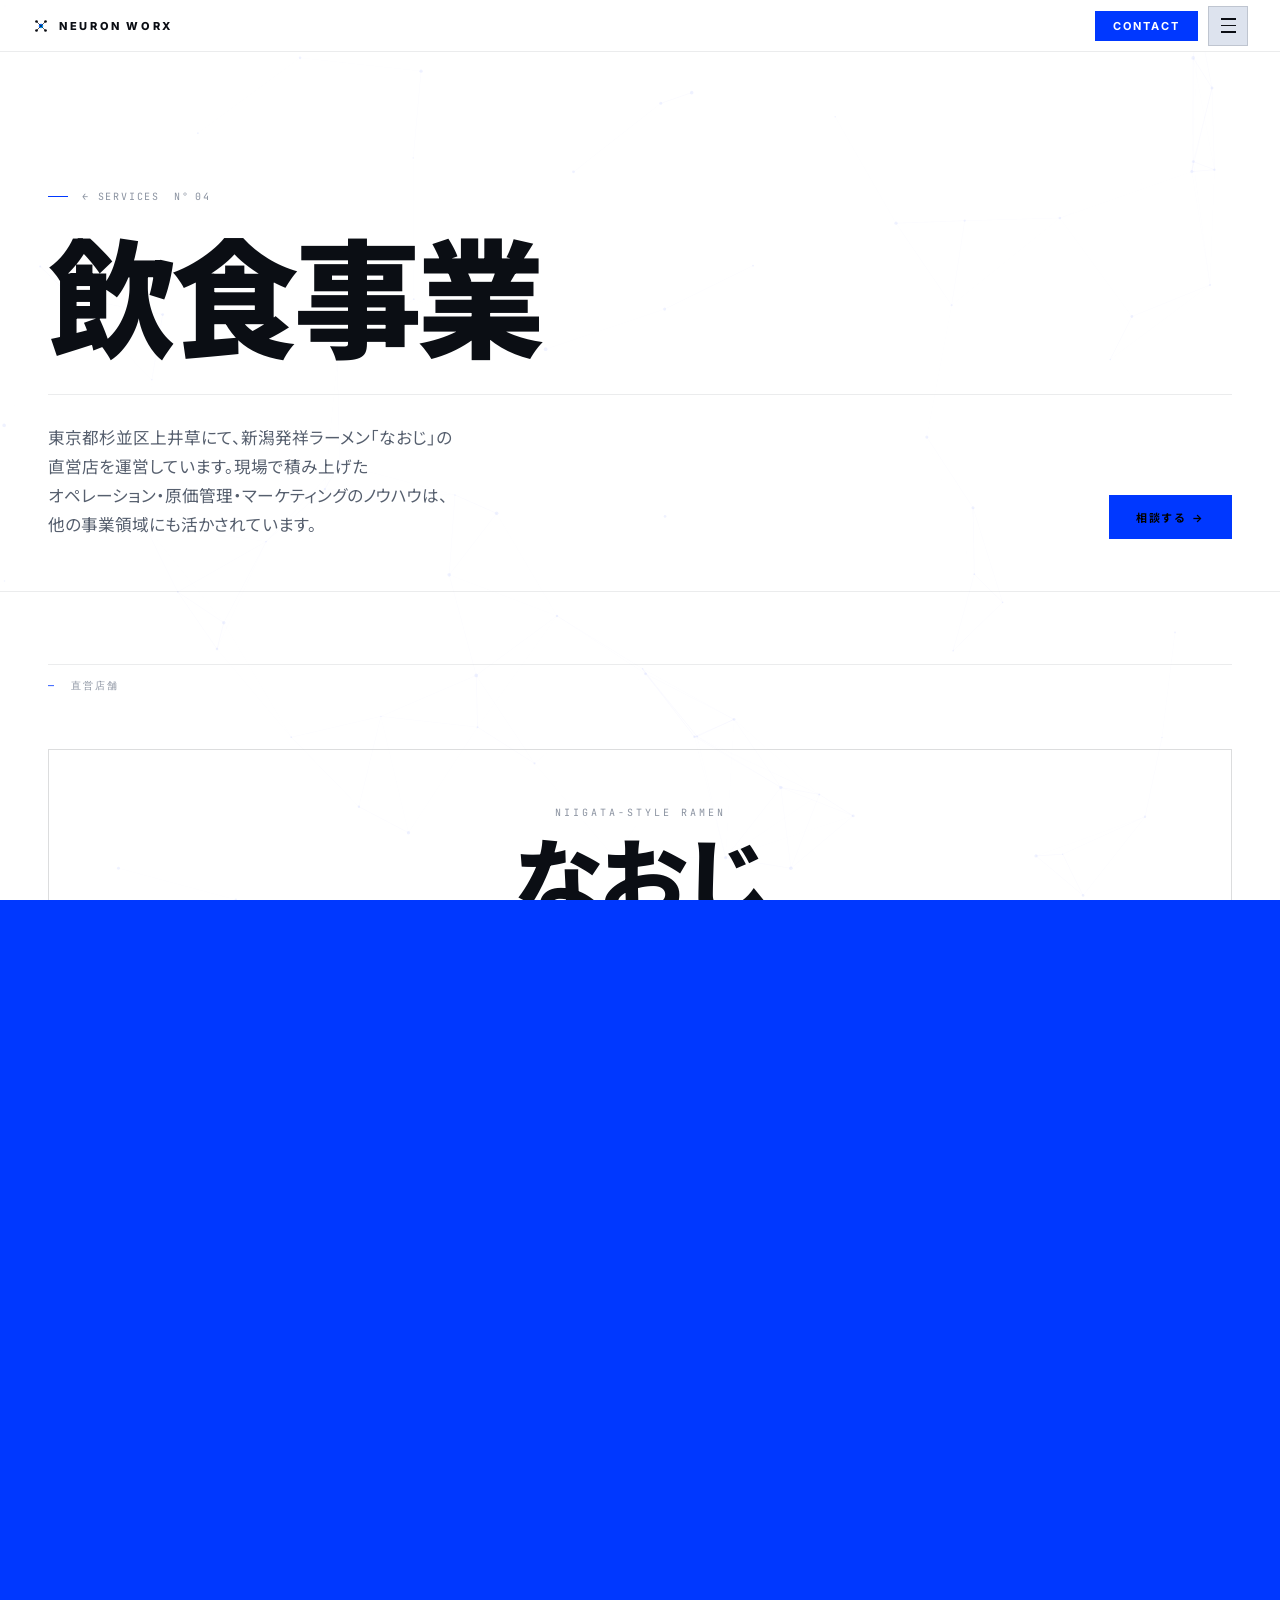
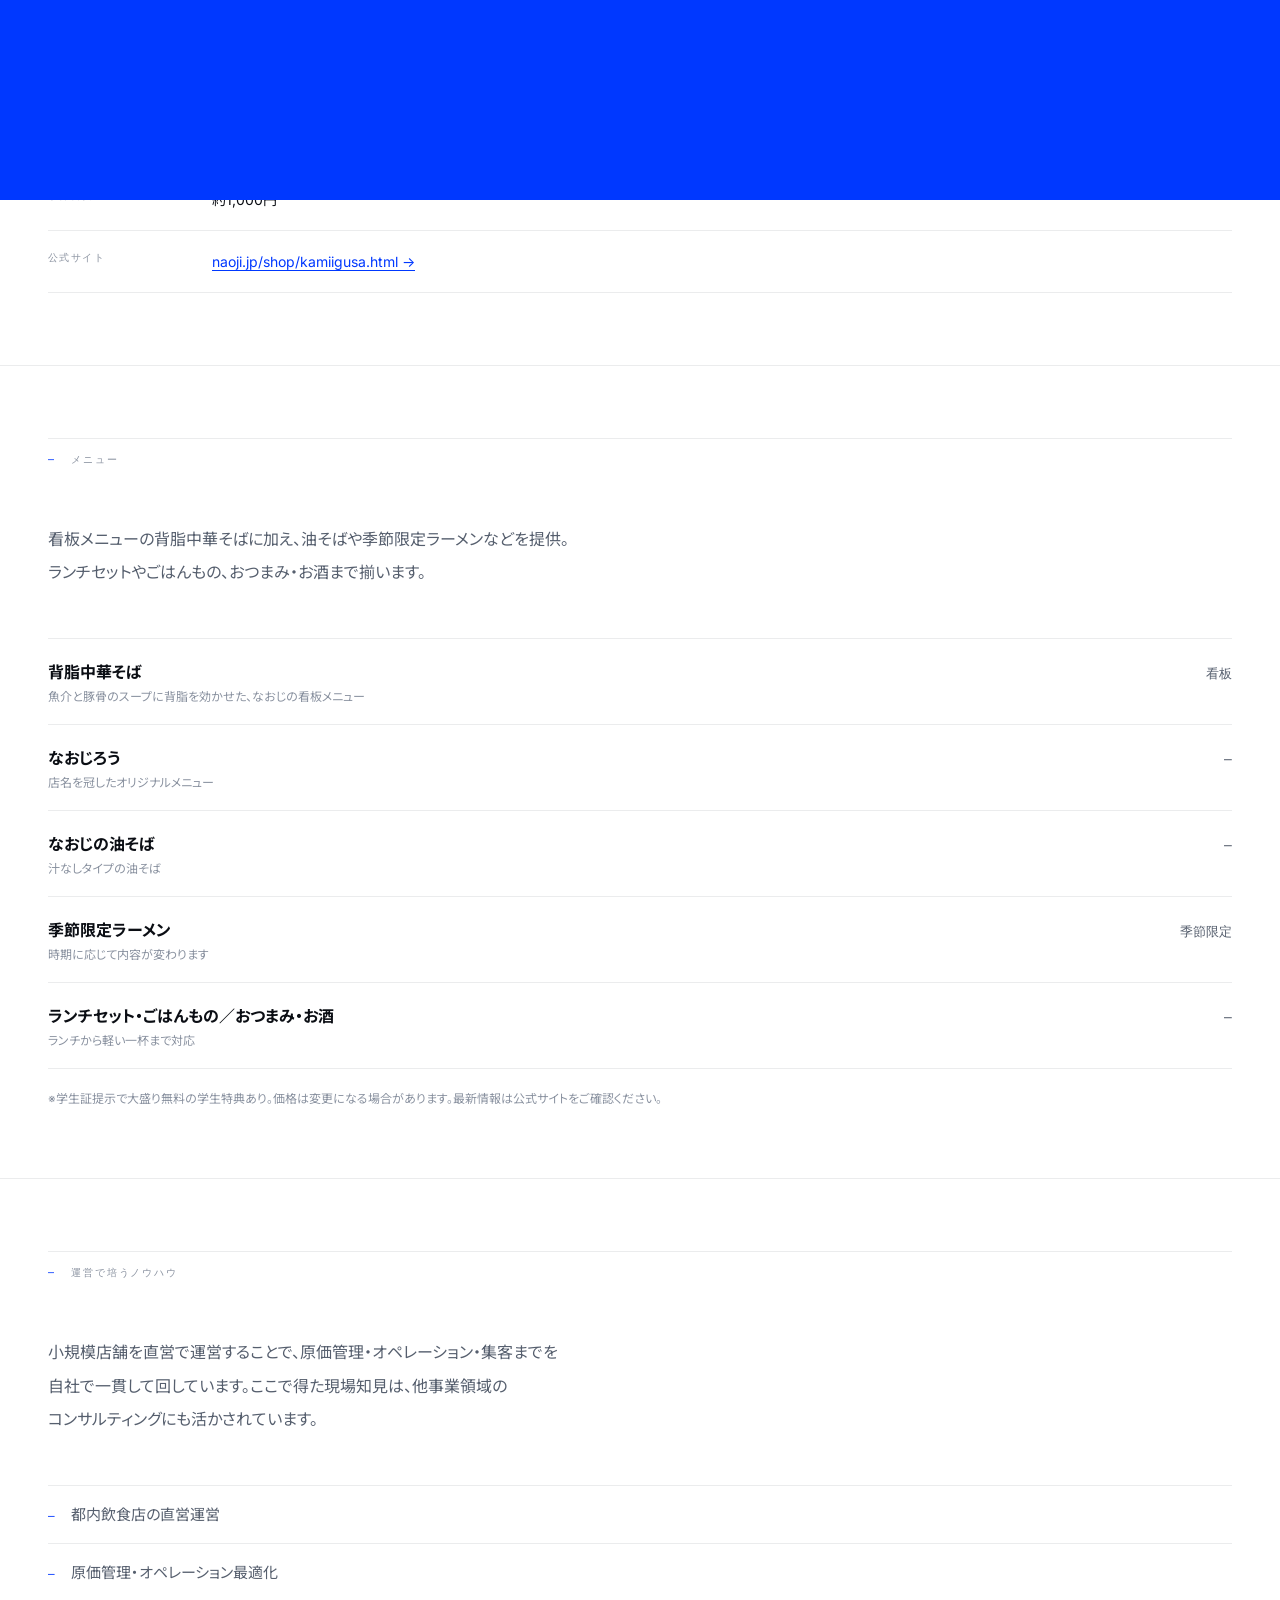
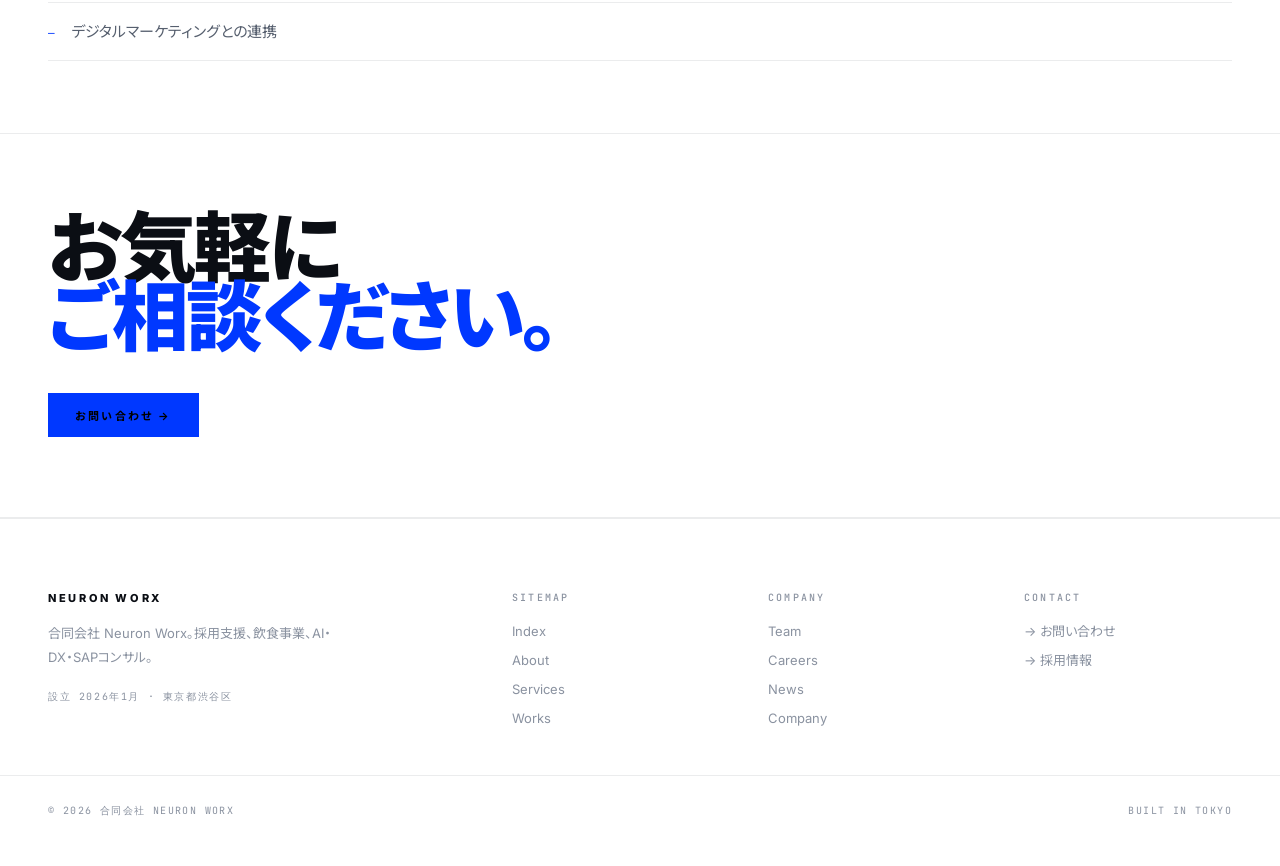
<file: services/fnb.html>
<!doctype html>
<html lang="ja">
<head>
<meta charset="utf-8"/>
<meta name="viewport" content="width=device-width,initial-scale=1"/>
<title>飲食事業 — なおじ 上井草店 | Neuron Worx</title>
<meta name="description" content="Neuron Worxの飲食事業。新潟発祥ラーメン「なおじ 上井草店」を直営運営。背脂中華そばをはじめ、現場で積み上げたオペレーション・原価管理・マーケティングのノウハウは、他の事業領域にも活かされています。"/>
<meta property="og:title" content="飲食事業 — なおじ 上井草店 | Neuron Worx"/>
<meta property="og:description" content="Neuron Worxの飲食事業。新潟発祥ラーメン「なおじ 上井草店」を直営運営。背脂中華そばをはじめ、現場で積み上げたオペレーション・原価管理・マーケティングのノウハウは、他の事業領域にも活かされています。"/>
<meta property="og:type" content="website"/>
<meta property="og:url" content="https://neuronworx.com/services/fnb"/>
<meta property="og:site_name" content="Neuron Worx"/>
<meta property="og:locale" content="ja_JP"/>
<link rel="canonical" href="https://neuronworx.com/services/fnb"/>
<link rel="preconnect" href="https://fonts.googleapis.com"/>
<link rel="preconnect" href="https://fonts.gstatic.com" crossorigin/>
<link rel="stylesheet" href="https://fonts.googleapis.com/css2?family=Inter:wght@400;500;700;800;900&family=JetBrains+Mono:wght@400;500&family=Noto+Sans+JP:wght@400;500;700;900&display=swap"/>
<link rel="stylesheet" href="../assets/theme.css"/>
<script>const TWEAK_DEFAULTS={"theme":"light","accent":"orange","font":"sans"};</script>
<style>
*,*::before,*::after{box-sizing:border-box;margin:0;padding:0;}
#bg-canvas{position:fixed;inset:0;width:100%;height:100%;z-index:0;pointer-events:none;opacity:.4;}
main{padding-top:52px;position:relative;z-index:1;}
h1,h2,h3,h4{text-wrap:balance;word-break:keep-all;overflow-wrap:normal;}
p,.ph-desc,.prose,.svc-body-desc{text-wrap:pretty;word-break:auto-phrase;overflow-wrap:break-word;line-break:strict;}

/* Page hero */
.page-hero{min-height:60vh;padding:64px 48px 52px;display:flex;flex-direction:column;justify-content:flex-end;border-bottom:1px solid var(--line);position:relative;z-index:1;}
.ph-eyebrow{display:flex;align-items:center;gap:14px;font-family:var(--mono);font-size:10px;letter-spacing:.22em;text-transform:uppercase;color:var(--ink-3);margin-bottom:44px;}
.ph-eyebrow::before{content:"";width:20px;height:1px;background:var(--accent);flex-shrink:0;}
.ph-back{font-family:var(--mono);font-size:10px;letter-spacing:.18em;text-transform:uppercase;color:var(--ink-3);transition:color .2s;}
.ph-back:hover{color:var(--accent);}
.ph-title{font-family:var(--display);font-style:var(--display-style);font-weight:var(--display-weight);font-size:clamp(56px,10vw,152px);line-height:.86;letter-spacing:-.04em;text-transform:uppercase;color:var(--ink);}
.ph-bottom{border-top:1px solid var(--line);padding-top:28px;margin-top:36px;display:flex;justify-content:space-between;align-items:flex-end;gap:40px;flex-wrap:wrap;}
.ph-desc{font-family:"Noto Sans JP","Inter",sans-serif;font-size:clamp(13px,1.3vw,17px);line-height:1.75;color:var(--ink-2);max-width:46ch;}

/* Content sections */
.sec{padding:72px 48px;border-bottom:1px solid var(--line);position:relative;z-index:1;}
.sec-hdr{display:flex;align-items:center;justify-content:space-between;border-top:1px solid var(--line);padding-top:14px;margin-bottom:56px;font-family:var(--mono);font-size:10px;letter-spacing:.18em;text-transform:uppercase;color:var(--ink-3);}
.sec-hdr .n{color:var(--accent);}

/* Service body */
.svc-body-desc{font-family:var(--sans);font-size:16px;line-height:2.1;color:var(--ink-2);max-width:60ch;margin-bottom:48px;}
.svc-ul{list-style:none;border-top:1px solid var(--line);}
.svc-ul li{display:flex;align-items:baseline;gap:16px;padding:16px 0;border-bottom:1px solid var(--line);font-family:var(--sans);font-size:15px;color:var(--ink-2);line-height:1.7;}
.svc-ul li::before{content:"—";color:var(--accent);flex-shrink:0;font-family:var(--mono);font-size:11px;}

/* Works list */
.wk-list{border-top:1px solid var(--line);}
.wk-row{display:grid;grid-template-columns:64px 1fr 140px;align-items:baseline;gap:24px;padding:24px 0;border-bottom:1px solid var(--line);}
.wk-n{font-family:var(--mono);font-size:10px;letter-spacing:.1em;color:var(--ink-3);}
.wk-t{font-family:var(--display);font-style:var(--display-style);font-weight:var(--display-weight);font-size:clamp(18px,2vw,30px);letter-spacing:-.015em;line-height:1.1;color:var(--ink);word-break:keep-all;}
.wk-t small{display:block;font-family:var(--sans);font-style:normal;font-size:12px;color:var(--ink-3);margin-top:5px;font-weight:400;word-break:auto-phrase;}
.wk-cat{font-family:var(--mono);font-size:10px;letter-spacing:.14em;text-transform:uppercase;color:var(--accent);}

/* Shop nameplate */
.shop-plate{
  border:1px solid var(--line-2);padding:56px 40px;text-align:center;
  display:flex;flex-direction:column;align-items:center;gap:18px;margin-bottom:56px;
}
.shop-plate-en{font-family:var(--mono);font-size:10px;letter-spacing:.3em;text-transform:uppercase;color:var(--ink-3);}
.shop-plate-name{
  font-family:var(--display);font-style:var(--display-style);font-weight:var(--display-weight);
  font-size:clamp(40px,7vw,96px);line-height:1;letter-spacing:-.02em;color:var(--ink);
}
.shop-plate-name .accent{color:var(--accent);}
.shop-plate-tag{font-family:"Noto Sans JP","Inter",sans-serif;font-size:14px;color:var(--ink-2);}

/* Notice banner */
.notice{
  display:flex;align-items:center;gap:16px;flex-wrap:wrap;
  border:1px solid var(--accent);padding:18px 24px;margin-bottom:48px;
  font-family:var(--sans);font-size:13px;color:var(--ink);
}
.notice-tag{
  font-family:var(--mono);font-size:10px;letter-spacing:.14em;text-transform:uppercase;
  background:var(--accent);color:#fff;padding:4px 10px;flex-shrink:0;
}

/* Shop info rows */
.shop-dl{border-top:1px solid var(--line);}
.shop-row{display:grid;grid-template-columns:140px 1fr;gap:24px;padding:18px 0;border-bottom:1px solid var(--line);font-family:var(--sans);font-size:14px;}
.shop-row dt{color:var(--ink-3);font-family:var(--mono);font-size:10px;letter-spacing:.14em;text-transform:uppercase;padding-top:2px;}
.shop-row dd{color:var(--ink);line-height:1.8;}
.shop-row dd a{color:var(--accent);text-decoration:underline;text-underline-offset:3px;}

/* Menu list */
.menu-list{border-top:1px solid var(--line);}
.menu-row{display:flex;justify-content:space-between;align-items:baseline;gap:16px;padding:20px 0;border-bottom:1px solid var(--line);}
.menu-name{font-family:var(--sans);font-weight:700;font-size:16px;color:var(--ink);}
.menu-name small{display:block;font-weight:400;font-size:12px;color:var(--ink-3);margin-top:4px;}
.menu-price{font-family:var(--mono);font-size:13px;color:var(--ink-2);white-space:nowrap;flex-shrink:0;}

@media(max-width:600px){
  .shop-plate{padding:40px 20px;}
  .shop-row{grid-template-columns:1fr;gap:6px;}
}

/* CTA */
.s-cta{padding:80px 48px;position:relative;z-index:1;border-bottom:1px solid var(--line);}
.cta-text{font-family:var(--display);font-style:var(--display-style);font-weight:var(--display-weight);font-size:clamp(36px,6vw,96px);line-height:.9;letter-spacing:-.04em;text-transform:uppercase;color:var(--ink);margin-bottom:40px;}
.cta-text .accent{color:var(--accent);}
.btn{display:inline-flex;align-items:center;gap:10px;font-family:var(--sans);font-size:11px;font-weight:700;letter-spacing:.2em;text-transform:uppercase;padding:13px 26px;border:1px solid var(--line-2);color:var(--ink);cursor:pointer;transition:all .2s;}
.btn:hover{background:var(--ink);color:var(--bg);border-color:var(--ink);}
.btn.primary{background:var(--accent);color:#000;border-color:var(--accent);}

@media(max-width:900px){
  .page-hero{padding:80px 24px 48px;min-height:auto;}
  .sec{padding:56px 24px;}
  .s-cta{padding:56px 24px;}
  .wk-row{grid-template-columns:40px 1fr;}.wk-cat{display:none;}
  .ph-bottom{flex-direction:column;align-items:flex-start;}
}

@media(max-width:600px){
  .page-hero{padding:72px 16px 40px;min-height:auto;}
  .ph-title{font-size:clamp(44px,13vw,96px);}
  .ph-bottom{gap:20px;}
  .sec{padding:44px 16px;}
  .s-cta{padding:44px 16px;}
  .wk-row{padding:18px 0;gap:12px;}
  .svc-body-desc{font-size:15px;}
  .svc-ul li{font-size:14px;padding:14px 0;}
  .cta-text{font-size:clamp(32px,10vw,64px);}
}
@media(max-width:480px){
  .ph-title{font-size:clamp(40px,12vw,72px);}
  .ph-eyebrow{margin-bottom:28px;}
}
</style>
<script type="application/ld+json">
{
  "@context": "https://schema.org",
  "@graph": [
    {
      "@type": "WebPage",
      "@id": "https://neuronworx.com/services/fnb",
      "url": "https://neuronworx.com/services/fnb",
      "name": "飲食事業 — なおじ 上井草店 | Neuron Worx",
      "description": "Neuron Worxの飲食事業。新潟発祥ラーメン「なおじ 上井草店」を直営運営しています。",
      "inLanguage": "ja",
      "isPartOf": { "@id": "https://neuronworx.com/#website" },
      "provider": { "@id": "https://neuronworx.com/#organization" }
    },
    {
      "@type": "BreadcrumbList",
      "itemListElement": [
        { "@type": "ListItem", "position": 1, "name": "Home", "item": "https://neuronworx.com" },
        { "@type": "ListItem", "position": 2, "name": "Services", "item": "https://neuronworx.com/services" },
        { "@type": "ListItem", "position": 3, "name": "飲食事業", "item": "https://neuronworx.com/services/fnb" }
      ]
    }
  ]
}
</script>
</head>
<body data-theme="light" data-accent="orange" data-font="sans">
<canvas id="bg-canvas"></canvas>
<div class="menu-overlay" id="menu">
  <button class="menu-close" id="menu-close">×</button>
  <nav><ul class="menu-links">
    <li><a href="/">Index <span class="arr">↗</span></a></li>
    <li><a href="/about">About <span class="arr">↗</span></a></li>
    <li><a href="/services">Services <span class="arr">↗</span></a></li>
    <li><a href="/works">Works <span class="arr">↗</span></a></li>
    <li><a href="/team">Team <span class="arr">↗</span></a></li>
    <li><a href="/careers">Careers <span class="arr">↗</span></a></li>
    <li><a href="/news">News <span class="arr">↗</span></a></li>
    <li><a href="/company">Company <span class="arr">↗</span></a></li>
    <li><a href="/contact">Contact <span class="arr">↗</span></a></li>
  </ul></nav>
  <div class="menu-foot"><span>© 2026 合同会社 Neuron Worx</span><span>Tokyo, Japan</span></div>
</div>
<nav class="site-nav">
  <a class="logo" href="/"><span class="logo-mark"><svg viewBox="0 0 24 24" fill="none"><defs><linearGradient id="nwlg" x1="0" y1="0" x2="1" y2="1"><stop offset="0" stop-color="#0038ff"/><stop offset="1" stop-color="#00c2ff"/></linearGradient></defs><circle cx="6" cy="6" r="1.8" fill="currentColor"/><circle cx="18" cy="6" r="1.8" fill="currentColor"/><circle cx="6" cy="18" r="1.8" fill="currentColor"/><circle cx="18" cy="18" r="1.8" fill="currentColor"/><circle cx="12" cy="12" r="3" fill="url(#nwlg)"/><path d="M6 6 L12 12 L18 6 M6 18 L12 12 L18 18" stroke="currentColor" stroke-width="0.85"/></svg></span>NEURON WORX</a>
  <div class="nav-right">
    <a class="nav-contact" href="/contact">CONTACT</a>
    <button class="nav-hamburger" id="menu-open"><span></span><span></span><span></span></button>
  </div>
</nav>
<main>
  <section class="page-hero">
    <div class="ph-eyebrow">
      <a class="ph-back" href="/services">← Services</a>
      <span>N°&thinsp;04</span>
    </div>
    <h1 class="ph-title">飲食事業</h1>
    <div class="ph-bottom">
      <p class="ph-desc">東京都杉並区上井草にて、新潟発祥ラーメン「なおじ」の直営店を運営しています。現場で積み上げたオペレーション・原価管理・マーケティングのノウハウは、他の事業領域にも活かされています。</p>
      <a class="btn primary" href="/contact">相談する →</a>
    </div>
  </section>

  <section class="sec reveal">
    <div class="sec-hdr"><span><span class="n">—</span>&nbsp;&nbsp;直営店舗</span></div>

    <div class="shop-plate">
      <div class="shop-plate-en">Niigata-style Ramen</div>
      <div class="shop-plate-name">なおじ<br/><span class="accent">上井草店</span></div>
      <div class="shop-plate-tag">新潟五大ラーメンのひとつ「背脂中華そば」の専門店</div>
    </div>

    <div class="notice">
      <span class="notice-tag">News</span>
      <span>2026年7月31日（金）リニューアルオープン予定</span>
    </div>

    <p class="svc-body-desc">魚介と豚骨をベースにしたスープに、たっぷりの背脂を効かせながらも後味はスッキリ。新潟発祥「なおじ」7号店として2020年12月にオープンし、上井草の街に根づいてきました。カウンター8席のみの小さな店舗ながら、学生から地域の常連まで幅広く愛されています。</p>

    <dl class="shop-dl">
      <div class="shop-row"><dt>住所</dt><dd>〒167-0023 東京都杉並区上井草3丁目33-22 1階</dd></div>
      <div class="shop-row"><dt>アクセス</dt><dd>西武新宿線 上井草駅 南口より徒歩30秒（南口を出て右手、黄色い看板が目印）</dd></div>
      <div class="shop-row"><dt>営業時間</dt><dd>11:00〜14:30（L.O.）※7/31リニューアルオープンに伴い変更の可能性あり</dd></div>
      <div class="shop-row"><dt>定休日</dt><dd>年中無休（年末年始など不定休あり）</dd></div>
      <div class="shop-row"><dt>座席</dt><dd>カウンター8席</dd></div>
      <div class="shop-row"><dt>予算目安</dt><dd>約1,000円</dd></div>
      <div class="shop-row"><dt>公式サイト</dt><dd><a href="https://naoji.jp/shop/kamiigusa.html" target="_blank" rel="noopener">naoji.jp/shop/kamiigusa.html →</a></dd></div>
    </dl>
  </section>

  <section class="sec reveal">
    <div class="sec-hdr"><span><span class="n">—</span>&nbsp;&nbsp;メニュー</span></div>
    <p class="svc-body-desc">看板メニューの背脂中華そばに加え、油そばや季節限定ラーメンなどを提供。ランチセットやごはんもの、おつまみ・お酒まで揃います。</p>
    <div class="menu-list">
      <div class="menu-row"><div class="menu-name">背脂中華そば<small>魚介と豚骨のスープに背脂を効かせた、なおじの看板メニュー</small></div><div class="menu-price">看板</div></div>
      <div class="menu-row"><div class="menu-name">なおじろう<small>店名を冠したオリジナルメニュー</small></div><div class="menu-price">—</div></div>
      <div class="menu-row"><div class="menu-name">なおじの油そば<small>汁なしタイプの油そば</small></div><div class="menu-price">—</div></div>
      <div class="menu-row"><div class="menu-name">季節限定ラーメン<small>時期に応じて内容が変わります</small></div><div class="menu-price">季節限定</div></div>
      <div class="menu-row"><div class="menu-name">ランチセット・ごはんもの／おつまみ・お酒<small>ランチから軽い一杯まで対応</small></div><div class="menu-price">—</div></div>
    </div>
    <p style="font-family:var(--sans);font-size:12px;color:var(--ink-3);margin-top:20px;">※学生証提示で大盛り無料の学生特典あり。価格は変更になる場合があります。最新情報は公式サイトをご確認ください。</p>
  </section>

  <section class="sec reveal">
    <div class="sec-hdr"><span><span class="n">—</span>&nbsp;&nbsp;運営で培うノウハウ</span></div>
    <p class="svc-body-desc">小規模店舗を直営で運営することで、原価管理・オペレーション・集客までを自社で一貫して回しています。ここで得た現場知見は、他事業領域のコンサルティングにも活かされています。</p>
    <ul class="svc-ul">
      <li>都内飲食店の直営運営</li>
      <li>原価管理・オペレーション最適化</li>
      <li>デジタルマーケティングとの連携</li>
    </ul>
  </section>

  <section class="s-cta reveal">
    <h2 class="cta-text">お気軽に<br/><span class="accent">ご相談ください。</span></h2>
    <a class="btn primary" href="/contact">お問い合わせ →</a>
  </section>
</main>
<footer class="site-footer">
  <div class="footer-grid">
    <div>
      <div style="font-family:var(--sans);font-size:11px;font-weight:800;letter-spacing:.24em;color:var(--ink);margin-bottom:16px;text-transform:uppercase;">Neuron Worx</div>
      <p style="font-family:var(--sans);font-size:13px;color:var(--ink-3);line-height:1.9;max-width:36ch;">合同会社 Neuron Worx。採用支援、飲食事業、AI・DX・SAPコンサル。</p>
      <p style="font-family:var(--mono);font-size:10px;letter-spacing:.16em;color:var(--ink-3);margin-top:20px;">設立 2026年1月 · 東京都渋谷区</p>
    </div>
    <div><h5>Sitemap</h5><ul><li><a href="/">Index</a></li><li><a href="/about">About</a></li><li><a href="/services">Services</a></li><li><a href="/works">Works</a></li></ul></div>
    <div><h5>Company</h5><ul><li><a href="/team">Team</a></li><li><a href="/careers">Careers</a></li><li><a href="/news">News</a></li><li><a href="/company">Company</a></li></ul></div>
    <div><h5>Contact</h5><ul><li><a href="/contact">→ お問い合わせ</a></li><li><a href="/careers">→ 採用情報</a></li></ul></div>
  </div>
  <div class="footer-copy"><span>© 2026 合同会社 Neuron Worx</span><span>Built in Tokyo</span></div>
</footer>
<div class="page-trans" id="page-trans"></div>
<script src="../assets/app.js"></script>
</body>
</html>
</file>
<file: assets/theme.css>
/* ==========================================================
   NEURON WORX — Design System v7
   White base · dark ink contrast · fluorescent blue accent
   "ごちゃごちゃかつ綺麗" editorial energy
========================================================== */

:root {
  --bg:       #ffffff;
  --bg-1:     #f4f6fb;
  --bg-2:     #eaeef6;
  --bg-3:     #dde3ee;
  --ink:      #0b0e14;
  --ink-2:    #565f6e;
  --ink-3:    #8a92a0;
  --line:     rgba(10,14,25,.08);
  --line-2:   rgba(10,14,25,.14);
  --white:    #ffffff;

  --orange:   #0038ff;
  --orange-2: #00c2ff;

  --accent:   var(--orange);
  --accent-2: var(--orange-2);

  --sans:     "Inter","Noto Sans JP",system-ui,sans-serif;
  --serif:    "Bodoni Moda","Noto Serif JP",serif;
  --serif-jp: "Noto Serif JP",serif;
  --mono:     "JetBrains Mono",ui-monospace,monospace;

  --display:        var(--sans);
  --display-style:  normal;
  --display-weight: 900;

  --motion: 2;
  --max: 1400px;
}

/* ─── Reset ─── */
*,*::before,*::after{box-sizing:border-box;margin:0;padding:0;}
html{background:var(--bg);color:var(--ink);scroll-behavior:smooth;}
body{
  font-family:var(--sans);
  background:var(--bg);
  color:var(--ink);
  overflow-x:hidden;
  -webkit-font-smoothing:antialiased;
  font-feature-settings:"palt","pkna";
  /* 日本語組版: 句読点・助詞の位置で自然に折り返す */
  word-break:auto-phrase;
  overflow-wrap:break-word;
  line-break:strict;
}
/* 見出し: 行末バランスを均等に保つ */
h1,h2,h3,h4{
  text-wrap:balance;
  word-break:keep-all;
  overflow-wrap:normal;
}
/* 本文段落: 読みやすい位置で折り返す */
p{
  text-wrap:pretty;
  word-break:auto-phrase;
  overflow-wrap:break-word;
}
::selection{background:var(--accent);color:#000;}
a{color:inherit;text-decoration:none;}
img{display:block;max-width:100%;}

/* ─── Nav ─── */
.site-nav{
  position:fixed;top:0;left:0;right:0;z-index:50;
  height:52px;
  display:flex;align-items:center;justify-content:space-between;
  padding:0 32px;
  border-bottom:1px solid var(--line);
  background:rgba(255,255,255,.85);
  backdrop-filter:blur(16px);
}
.logo{
  display:flex;align-items:center;gap:9px;
  font-family:var(--sans);font-size:11px;font-weight:800;
  letter-spacing:.24em;text-transform:uppercase;color:var(--ink);
}
.logo-mark{width:18px;height:18px;}
.logo-mark svg{width:100%;height:100%;display:block;}
.nav-right{display:flex;align-items:center;gap:10px;}
.nav-contact{
  font-family:var(--sans);font-size:11px;font-weight:700;
  letter-spacing:.18em;text-transform:uppercase;
  padding:8px 18px;background:var(--accent);color:#fff;
  border:none;cursor:pointer;transition:background .15s;
}
.nav-contact:hover{background:var(--orange-2);}
.nav-hamburger{
  width:40px;height:40px;background:var(--bg-3);border:1px solid var(--line-2);
  display:flex;flex-direction:column;align-items:center;justify-content:center;gap:5px;
  cursor:pointer;transition:background .15s;
}
.nav-hamburger:hover{background:var(--accent);}
.nav-hamburger span{display:block;width:15px;height:1.5px;background:var(--ink);}

/* ─── Menu overlay ─── */
.menu-overlay{
  position:fixed;inset:0;z-index:200;
  background:var(--bg);
  display:flex;flex-direction:column;align-items:flex-start;justify-content:center;
  padding:72px 48px;
  pointer-events:none;opacity:0;
  transition:opacity .3s ease;
}
.menu-overlay.open{opacity:1;pointer-events:all;}
.menu-close{
  position:absolute;top:14px;right:28px;
  font-family:var(--sans);font-size:24px;font-weight:300;color:var(--ink);
  background:none;border:none;cursor:pointer;padding:8px;
  opacity:.5;transition:opacity .15s;
}
.menu-close:hover{opacity:1;}
.menu-links{list-style:none;}
.menu-links li{overflow:hidden;border-bottom:1px solid var(--line);}
.menu-links a{
  display:flex;align-items:center;justify-content:space-between;
  font-family:var(--sans);font-weight:900;
  font-size:clamp(32px,6vw,88px);
  letter-spacing:-.03em;text-transform:uppercase;
  color:var(--ink);line-height:1;padding:.12em 0;
  transform:translateY(110%);
  transition:transform .45s cubic-bezier(.2,.8,.2,1),color .15s;
}
.menu-overlay.open .menu-links a{transform:translateY(0);}
.menu-links li:nth-child(1) a{transition-delay:.04s;}
.menu-links li:nth-child(2) a{transition-delay:.07s;}
.menu-links li:nth-child(3) a{transition-delay:.10s;}
.menu-links li:nth-child(4) a{transition-delay:.13s;}
.menu-links li:nth-child(5) a{transition-delay:.16s;}
.menu-links li:nth-child(6) a{transition-delay:.19s;}
.menu-links li:nth-child(7) a{transition-delay:.22s;}
.menu-links li:nth-child(8) a{transition-delay:.25s;}
.menu-links li:nth-child(9) a{transition-delay:.28s;}
.menu-links a:hover{color:var(--accent);}
.menu-links a .arr{font-size:.45em;opacity:.35;transition:opacity .15s;}
.menu-links a:hover .arr{opacity:1;color:var(--accent);}
.menu-foot{
  position:absolute;bottom:28px;left:48px;right:48px;
  display:flex;justify-content:space-between;
  font-family:var(--mono);font-size:10px;letter-spacing:.18em;
  text-transform:uppercase;color:var(--ink-3);
}

/* ─── Layout ─── */
.wrap{max-width:var(--max);margin:0 auto;padding:0 48px;}
main{position:relative;z-index:1;}

/* ─── Buttons ─── */
.btn{
  display:inline-flex;align-items:center;gap:10px;
  font-family:var(--sans);font-size:11px;font-weight:700;
  letter-spacing:.2em;text-transform:uppercase;
  padding:13px 26px;border:1px solid var(--line-2);
  color:var(--ink);cursor:pointer;transition:all .2s;
}
.btn:hover{background:var(--ink);color:var(--bg);border-color:var(--ink);}
.btn.primary{background:var(--accent);color:#fff;border-color:var(--accent);}
.btn.primary:hover{background:var(--orange-2);border-color:var(--orange-2);}

/* ─── Reveal ─── */
.reveal{
  opacity:0;transform:translateY(18px);
  transition:opacity .8s ease,transform .9s cubic-bezier(.2,.8,.2,1);
}
.reveal.in{opacity:1;transform:none;}

/* ─── Page transition ─── */
.page-trans{
  position:fixed;inset:0;z-index:190;background:var(--accent);
  pointer-events:none;transform:translateY(100%);
  transition:transform .5s cubic-bezier(.77,0,.18,1);
}
.page-trans.enter{transform:translateY(0);}

/* ─── Tweaks ─── */
.tweaks{
  position:fixed;right:20px;bottom:20px;z-index:80;width:268px;
  background:var(--bg-2);border:1px solid var(--line-2);
  padding:14px;font-family:var(--mono);display:none;
}
.tweaks.active{display:block;}
.tweaks h4{font-size:10px;letter-spacing:.22em;color:var(--ink-3);margin-bottom:12px;display:flex;justify-content:space-between;text-transform:uppercase;}
.tweaks h4 .close{cursor:pointer;}
.tw-row{margin-bottom:10px;}
.tw-row .label{font-size:10px;color:var(--ink-3);text-transform:uppercase;letter-spacing:.14em;display:block;margin-bottom:5px;}
.tw-opts{display:flex;flex-wrap:wrap;gap:4px;}
.tw-opt{padding:4px 9px;border:1px solid var(--line);color:var(--ink-3);font-family:var(--mono);font-size:10px;letter-spacing:.1em;text-transform:uppercase;cursor:pointer;transition:all .15s;background:none;}
.tw-opt:hover{border-color:var(--ink-2);color:var(--ink);}
.tw-opt.on{background:var(--accent);color:#fff;border-color:var(--accent);}

/* ─── Footer ─── */
.site-footer{
  border-top:1px solid var(--line);padding:72px 0 48px;
  position:relative;z-index:1;background:var(--bg);
}
.footer-grid{
  display:grid;grid-template-columns:2fr 1fr 1fr 1fr;gap:48px;
  max-width:var(--max);margin:0 auto;padding:0 48px;
}
.footer-grid h5{font-family:var(--mono);font-size:10px;font-weight:500;letter-spacing:.22em;color:var(--ink-3);text-transform:uppercase;margin-bottom:16px;}
.footer-grid ul{list-style:none;display:grid;gap:9px;}
.footer-grid ul li a{font-family:var(--sans);font-size:13px;color:var(--ink-3);transition:color .2s;}
.footer-grid ul li a:hover{color:var(--accent);}
.footer-copy{
  display:flex;justify-content:space-between;align-items:center;
  max-width:var(--max);margin:48px auto 0;padding:28px 48px 0;
  border-top:1px solid var(--line);
  font-family:var(--mono);font-size:10px;letter-spacing:.14em;
  color:var(--ink-3);text-transform:uppercase;
}

/* ─── Responsive ─── */
@media(max-width:900px){
  .site-nav{padding:0 16px;}
  .wrap{padding:0 20px;}
  .menu-overlay{padding:64px 20px 56px;}
  .menu-foot{left:20px;right:20px;}
  .footer-grid{grid-template-columns:1fr 1fr;gap:28px;padding:0 20px;}
  .footer-copy{padding:24px 20px 0;flex-direction:column;gap:8px;text-align:center;}
  /* ボタンのタッチターゲットを確保 */
  .btn{padding:14px 22px;}
  .nav-contact{padding:9px 14px;font-size:10px;letter-spacing:.14em;}
}
@media(max-width:600px){
  .footer-grid{grid-template-columns:1fr;gap:24px;}
  .menu-links a{font-size:clamp(26px,8vw,40px);}
  .menu-overlay{justify-content:flex-start;padding-top:80px;}
}
@media(max-width:480px){
  .site-nav{height:48px;}
  .logo{font-size:10px;}
  .nav-contact{display:none;}
}
</file>
